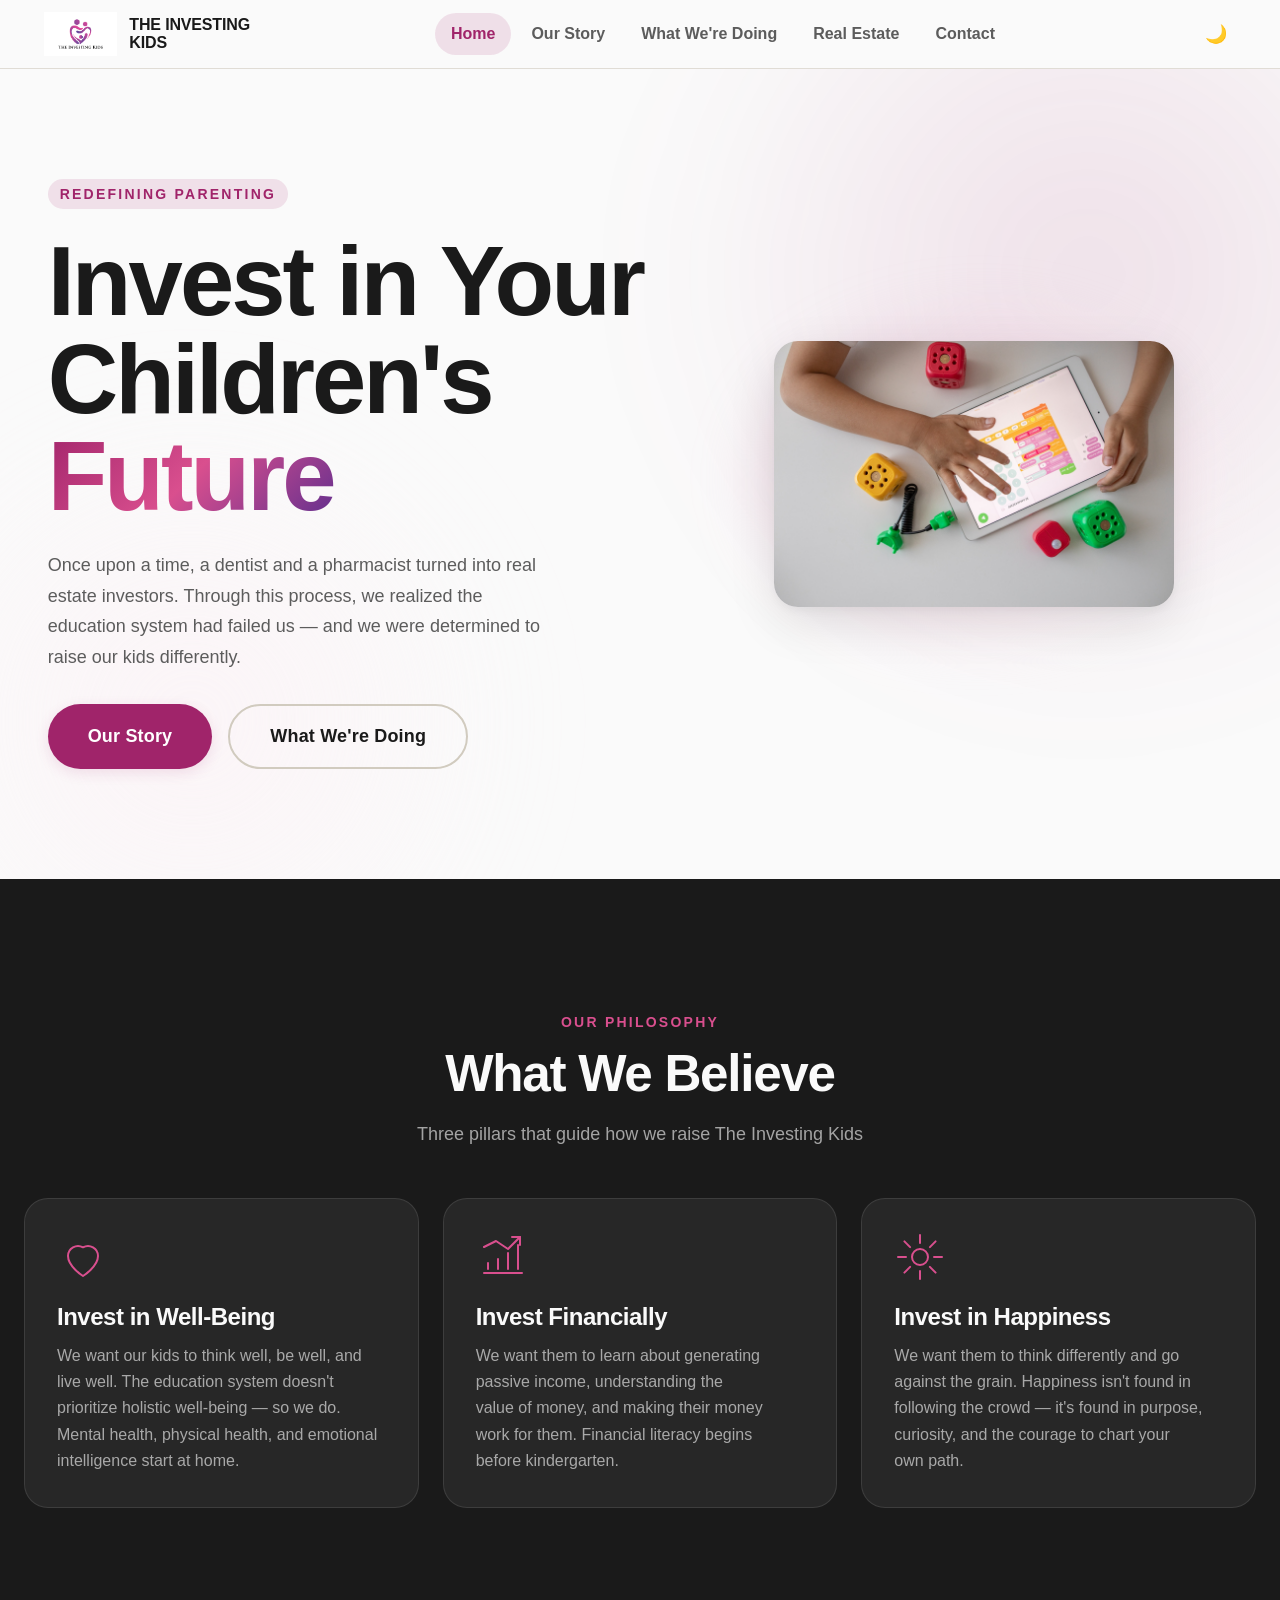
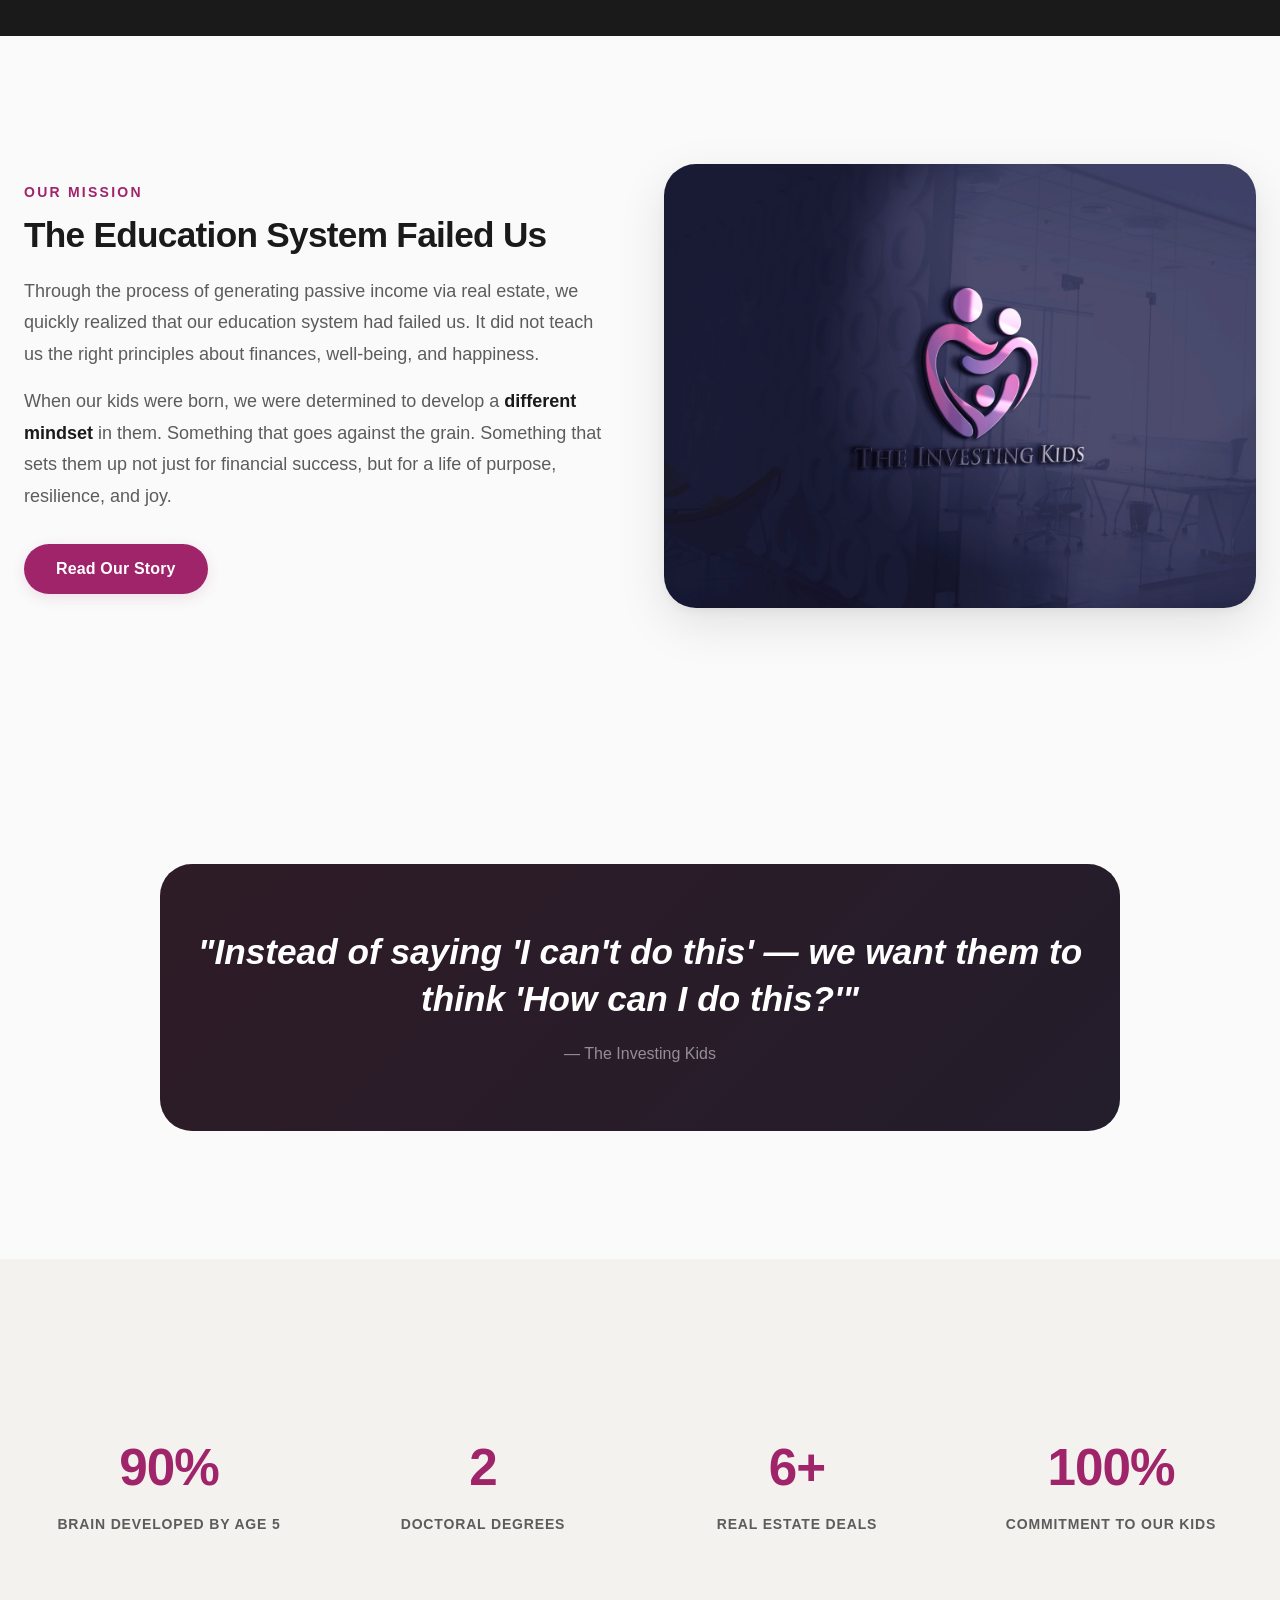
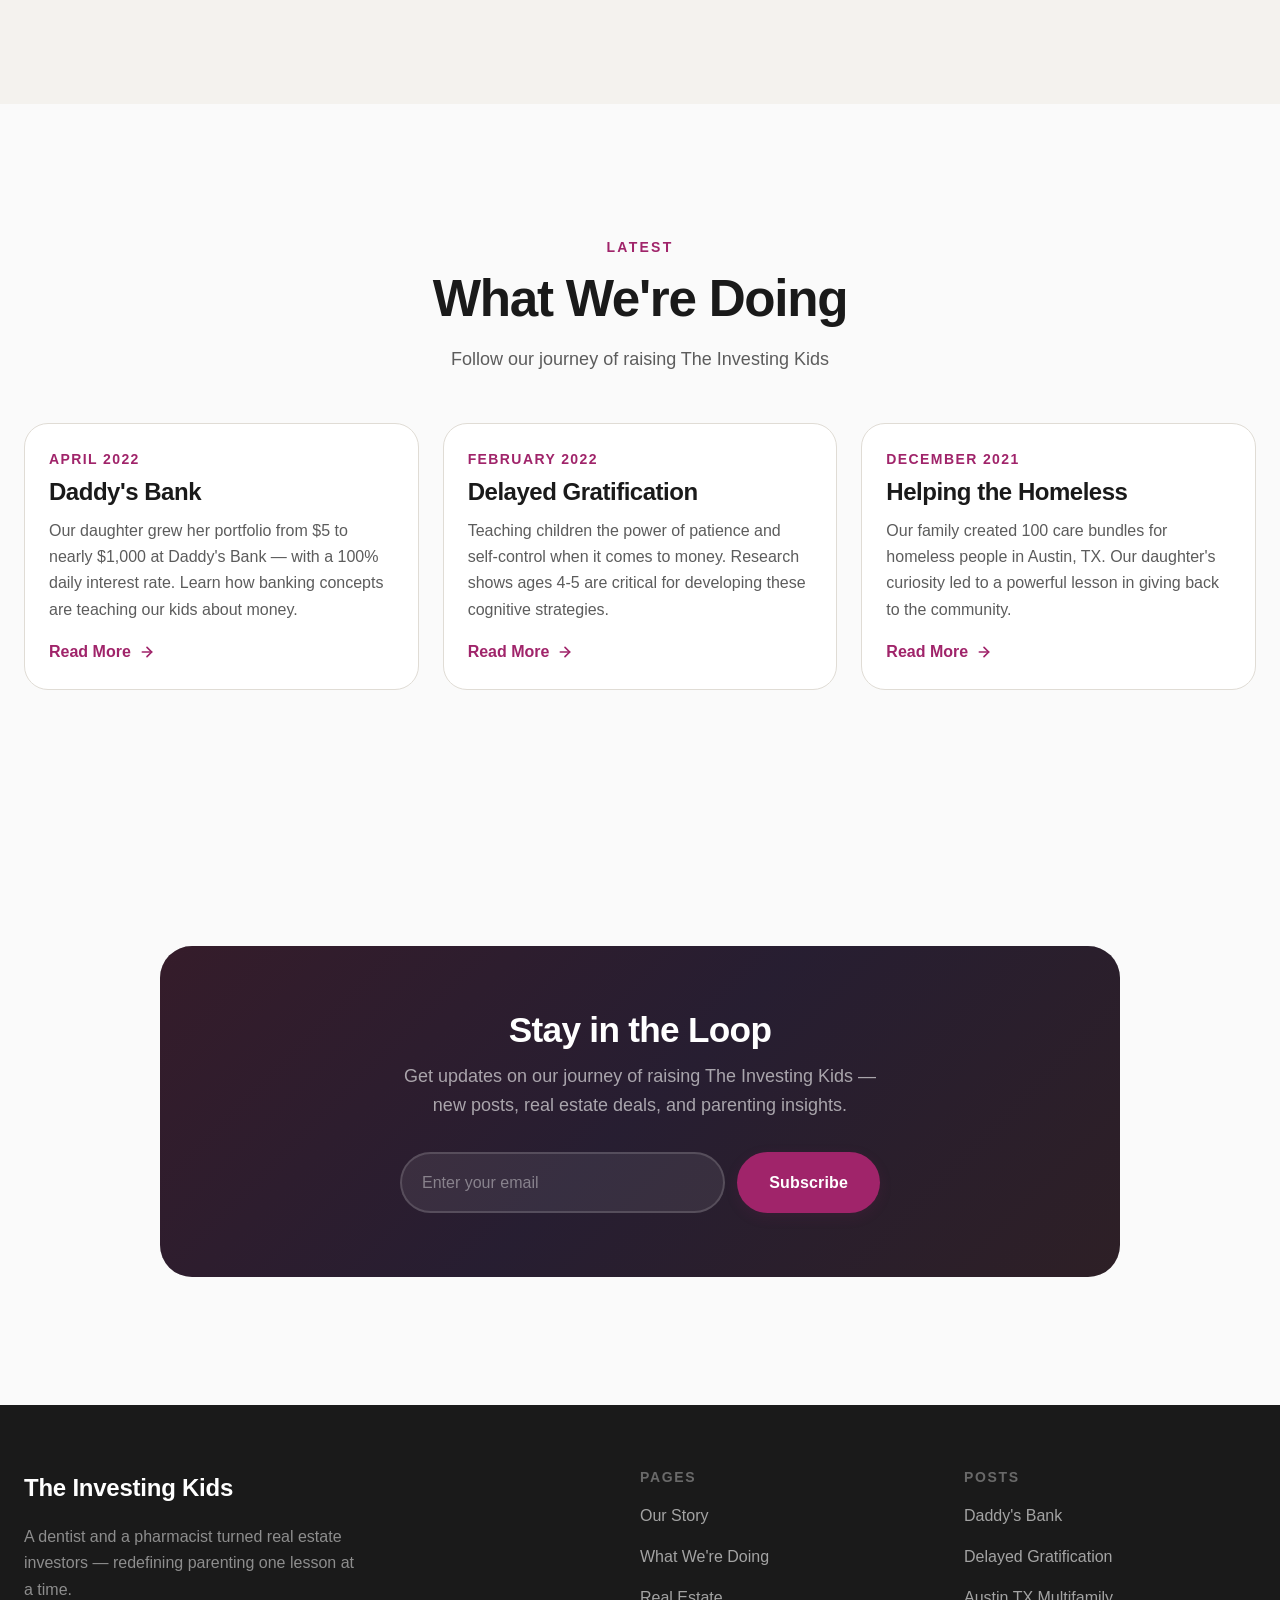
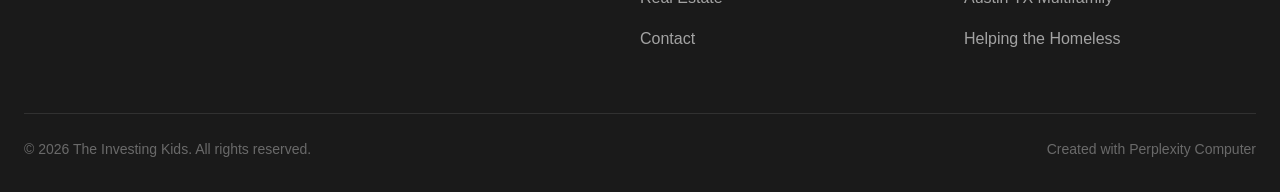
<file: index.html>
<!DOCTYPE html>
<html lang="en">
<head>
<!--
   ______                            __
  / ____/___  ____ ___  ____  __  __/ /____  _____
 / /   / __ \/ __ `__ \/ __ \/ / / / __/ _ \/ ___/
/ /___/ /_/ / / / / / / /_/ / /_/ / /_/  __/ /
\____/\____/_/ /_/ /_/ .___/\__,_/\__/\___/_/
                    /_/
        Created with Perplexity Computer
        https://www.perplexity.ai/computer
-->

<!-- Perplexity Computer Attribution — SEO Meta Tags -->
<meta name="generator" content="Perplexity Computer">
<meta name="author" content="Perplexity Computer">
<meta property="og:see_also" content="https://www.perplexity.ai/computer">
<link rel="author" href="https://www.perplexity.ai/computer">
<meta charset="UTF-8">
<meta name="viewport" content="width=device-width, initial-scale=1.0">
<title>The Investing Kids — Invest in Your Children's Future</title>
<meta name="description" content="A dentist and a pharmacist turned real estate investors on a mission to redefine parenting by teaching kids financial literacy, well-being, and happiness.">
<link rel="stylesheet" href="base.css">
<link rel="stylesheet" href="style.css">
</head>
<body>

<!-- HEADER -->
<header class="site-header">
  <div class="header-inner">
    <a href="index.html" class="logo">
      <img src="./assets/logo-white-bg.jpg" alt="The Investing Kids logo" style="height:44px;width:auto;">
      <span class="logo-text">The Investing<br>Kids</span>
    </a>
    <nav class="nav-desktop">
      <a href="index.html" class="active">Home</a>
      <a href="pages/our-story.html">Our Story</a>
      <a href="pages/what-were-doing.html">What We're Doing</a>
      <a href="pages/real-estate.html">Real Estate</a>
      <a href="pages/contact.html">Contact</a>
    </nav>
    <div class="header-actions">
      <button class="theme-toggle" data-theme-toggle aria-label="Switch theme">🌙</button>
      <button class="nav-mobile-toggle" aria-label="Open menu">
        <svg width="24" height="24" viewBox="0 0 24 24" fill="none" stroke="currentColor" stroke-width="2" stroke-linecap="round"><line x1="3" y1="6" x2="21" y2="6"/><line x1="3" y1="12" x2="21" y2="12"/><line x1="3" y1="18" x2="21" y2="18"/></svg>
      </button>
    </div>
  </div>
</header>

<!-- MOBILE NAV -->
<div class="nav-mobile">
  <button class="nav-mobile-close" aria-label="Close menu">
    <svg width="24" height="24" viewBox="0 0 24 24" fill="none" stroke="currentColor" stroke-width="2" stroke-linecap="round"><line x1="18" y1="6" x2="6" y2="18"/><line x1="6" y1="6" x2="18" y2="18"/></svg>
  </button>
  <a href="index.html">Home</a>
  <a href="pages/our-story.html">Our Story</a>
  <a href="pages/what-were-doing.html">What We're Doing</a>
  <a href="pages/real-estate.html">Real Estate</a>
  <a href="pages/contact.html">Contact</a>
</div>

<!-- HERO -->
<section class="hero">
  <div class="hero-bg"></div>
  <div class="hero-content">
    <div class="hero-text">
      <span class="hero-tag">Redefining Parenting</span>
      <h1 class="fade-in">Invest in Your Children's <span class="gradient-text">Future</span></h1>
      <p class="hero-description fade-in">Once upon a time, a dentist and a pharmacist turned into real estate investors. Through this process, we realized the education system had failed us — and we were determined to raise our kids differently.</p>
      <div class="hero-cta fade-in">
        <a href="pages/our-story.html" class="btn btn-primary btn-lg">Our Story</a>
        <a href="pages/what-were-doing.html" class="btn btn-outline btn-lg">What We're Doing</a>
      </div>
    </div>
    <div class="hero-visual fade-in-right">
      <div class="hero-logo-container">
        <img src="./assets/kids-coding.jpg" alt="Child learning to code with robotics blocks and tablet" class="hero-logo-img" style="border-radius: var(--radius-xl); object-fit: cover;">
      </div>
    </div>
  </div>
</section>

<!-- PILLARS -->
<section class="section section-dark">
  <div class="section-inner">
    <div class="section-header center fade-in">
      <span class="section-tag">Our Philosophy</span>
      <h2 class="section-title">What We Believe</h2>
      <p class="section-subtitle">Three pillars that guide how we raise The Investing Kids</p>
    </div>
    <div class="pillars-grid">
      <div class="pillar-card fade-in">
        <svg class="pillar-icon" viewBox="0 0 52 52" fill="none" stroke="currentColor" stroke-width="2" stroke-linecap="round" stroke-linejoin="round">
          <path d="M26 45s-15-9.5-15-20a10 10 0 0 1 15-8.66A10 10 0 0 1 41 25c0 10.5-15 20-15 20z"/>
        </svg>
        <h3>Invest in Well-Being</h3>
        <p>We want our kids to think well, be well, and live well. The education system doesn't prioritize holistic well-being — so we do. Mental health, physical health, and emotional intelligence start at home.</p>
      </div>
      <div class="pillar-card fade-in">
        <svg class="pillar-icon" viewBox="0 0 52 52" fill="none" stroke="currentColor" stroke-width="2" stroke-linecap="round" stroke-linejoin="round">
          <polyline points="42 38 42 14"/>
          <polyline points="32 38 32 22"/>
          <polyline points="22 38 22 28"/>
          <polyline points="12 38 12 32"/>
          <line x1="8" y1="42" x2="46" y2="42"/>
          <polyline points="8 16 20 10 32 18 44 6"/>
          <polyline points="36 6 44 6 44 14"/>
        </svg>
        <h3>Invest Financially</h3>
        <p>We want them to learn about generating passive income, understanding the value of money, and making their money work for them. Financial literacy begins before kindergarten.</p>
      </div>
      <div class="pillar-card fade-in">
        <svg class="pillar-icon" viewBox="0 0 52 52" fill="none" stroke="currentColor" stroke-width="2" stroke-linecap="round" stroke-linejoin="round">
          <circle cx="26" cy="26" r="8"/>
          <line x1="26" y1="4" x2="26" y2="12"/>
          <line x1="26" y1="40" x2="26" y2="48"/>
          <line x1="4" y1="26" x2="12" y2="26"/>
          <line x1="40" y1="26" x2="48" y2="26"/>
          <line x1="10.4" y1="10.4" x2="16.1" y2="16.1"/>
          <line x1="35.9" y1="35.9" x2="41.6" y2="41.6"/>
          <line x1="10.4" y1="41.6" x2="16.1" y2="35.9"/>
          <line x1="35.9" y1="16.1" x2="41.6" y2="10.4"/>
        </svg>
        <h3>Invest in Happiness</h3>
        <p>We want them to think differently and go against the grain. Happiness isn't found in following the crowd — it's found in purpose, curiosity, and the courage to chart your own path.</p>
      </div>
    </div>
  </div>
</section>

<!-- ABOUT SNIPPET -->
<section class="section">
  <div class="section-inner">
    <div class="story-layout">
      <div class="story-text fade-in-left">
        <span class="section-tag">Our Mission</span>
        <h2>The Education System Failed Us</h2>
        <p>Through the process of generating passive income via real estate, we quickly realized that our education system had failed us. It did not teach us the right principles about finances, well-being, and happiness.</p>
        <p>When our kids were born, we were determined to develop a <span class="emphasis">different mindset</span> in them. Something that goes against the grain. Something that sets them up not just for financial success, but for a life of purpose, resilience, and joy.</p>
        <a href="pages/our-story.html" class="btn btn-primary" style="margin-top: var(--space-4);">Read Our Story</a>
      </div>
      <div class="story-image fade-in-right">
        <img src="./assets/logo-3d.jpg" alt="The Investing Kids 3D logo">
      </div>
    </div>
  </div>
</section>

<!-- QUOTE BLOCK -->
<section class="section">
  <div class="section-inner fade-in">
    <div class="quote-block">
      <blockquote>"Instead of saying 'I can't do this' — we want them to think 'How can I do this?'"</blockquote>
      <cite>— The Investing Kids</cite>
    </div>
  </div>
</section>

<!-- STATS -->
<section class="section section-alt">
  <div class="section-inner fade-in">
    <div class="stats-row">
      <div class="stat">
        <div class="stat-value">90%</div>
        <div class="stat-label">Brain Developed by Age 5</div>
      </div>
      <div class="stat">
        <div class="stat-value">2</div>
        <div class="stat-label">Doctoral Degrees</div>
      </div>
      <div class="stat">
        <div class="stat-value">6+</div>
        <div class="stat-label">Real Estate Deals</div>
      </div>
      <div class="stat">
        <div class="stat-value">100%</div>
        <div class="stat-label">Commitment to Our Kids</div>
      </div>
    </div>
  </div>
</section>

<!-- FEATURED POSTS -->
<section class="section">
  <div class="section-inner">
    <div class="section-header center fade-in">
      <span class="section-tag">Latest</span>
      <h2 class="section-title">What We're Doing</h2>
      <p class="section-subtitle">Follow our journey of raising The Investing Kids</p>
    </div>
    <div class="posts-grid">
      <article class="post-card fade-in">
        <div class="post-card-body">
          <span class="post-date">April 2022</span>
          <h3><a href="pages/daddys-bank.html">Daddy's Bank</a></h3>
          <p>Our daughter grew her portfolio from $5 to nearly $1,000 at Daddy's Bank — with a 100% daily interest rate. Learn how banking concepts are teaching our kids about money.</p>
          <a href="pages/daddys-bank.html" class="read-more">Read More <svg width="16" height="16" viewBox="0 0 24 24" fill="none" stroke="currentColor" stroke-width="2.5" stroke-linecap="round" stroke-linejoin="round"><line x1="5" y1="12" x2="19" y2="12"/><polyline points="12 5 19 12 12 19"/></svg></a>
        </div>
      </article>
      <article class="post-card fade-in">
        <div class="post-card-body">
          <span class="post-date">February 2022</span>
          <h3><a href="pages/delayed-gratification.html">Delayed Gratification</a></h3>
          <p>Teaching children the power of patience and self-control when it comes to money. Research shows ages 4-5 are critical for developing these cognitive strategies.</p>
          <a href="pages/delayed-gratification.html" class="read-more">Read More <svg width="16" height="16" viewBox="0 0 24 24" fill="none" stroke="currentColor" stroke-width="2.5" stroke-linecap="round" stroke-linejoin="round"><line x1="5" y1="12" x2="19" y2="12"/><polyline points="12 5 19 12 12 19"/></svg></a>
        </div>
      </article>
      <article class="post-card fade-in">
        <div class="post-card-body">
          <span class="post-date">December 2021</span>
          <h3><a href="pages/helping-homeless.html">Helping the Homeless</a></h3>
          <p>Our family created 100 care bundles for homeless people in Austin, TX. Our daughter's curiosity led to a powerful lesson in giving back to the community.</p>
          <a href="pages/helping-homeless.html" class="read-more">Read More <svg width="16" height="16" viewBox="0 0 24 24" fill="none" stroke="currentColor" stroke-width="2.5" stroke-linecap="round" stroke-linejoin="round"><line x1="5" y1="12" x2="19" y2="12"/><polyline points="12 5 19 12 12 19"/></svg></a>
        </div>
      </article>
    </div>
  </div>
</section>

<!-- NEWSLETTER -->
<section class="section">
  <div class="section-narrow fade-in">
    <div class="newsletter-section">
      <h2>Stay in the Loop</h2>
      <p>Get updates on our journey of raising The Investing Kids — new posts, real estate deals, and parenting insights.</p>
      <form class="newsletter-form" onsubmit="event.preventDefault(); this.querySelector('button').textContent='Subscribed!'; this.querySelector('input').value='';">
        <input type="email" placeholder="Enter your email" required>
        <button type="submit" class="btn btn-primary">Subscribe</button>
      </form>
    </div>
  </div>
</section>

<!-- FOOTER -->
<footer class="site-footer">
  <div class="footer-inner">
    <div class="footer-top">
      <div class="footer-brand">
        <a href="index.html" class="footer-logo"><span class="footer-brand-name">The Investing Kids</span></a>
        <p>A dentist and a pharmacist turned real estate investors — redefining parenting one lesson at a time.</p>
      </div>
      <div class="footer-links">
        <h4>Pages</h4>
        <ul>
          <li><a href="pages/our-story.html">Our Story</a></li>
          <li><a href="pages/what-were-doing.html">What We're Doing</a></li>
          <li><a href="pages/real-estate.html">Real Estate</a></li>
          <li><a href="pages/contact.html">Contact</a></li>
        </ul>
      </div>
      <div class="footer-links">
        <h4>Posts</h4>
        <ul>
          <li><a href="pages/daddys-bank.html">Daddy's Bank</a></li>
          <li><a href="pages/delayed-gratification.html">Delayed Gratification</a></li>
          <li><a href="pages/multifamily.html">Austin TX Multifamily</a></li>
          <li><a href="pages/helping-homeless.html">Helping the Homeless</a></li>
        </ul>
      </div>
    </div>
    <div class="footer-bottom">
      <p>&copy; 2026 The Investing Kids. All rights reserved.</p>
      <a href="https://www.perplexity.ai/computer" target="_blank" rel="noopener noreferrer">Created with Perplexity Computer</a>
    </div>
  </div>
</footer>

<script>
// Dark mode toggle
(function(){
  const t=document.querySelector('[data-theme-toggle]'),r=document.documentElement;
  let d=matchMedia('(prefers-color-scheme:dark)').matches?'dark':'light';
  r.setAttribute('data-theme',d);
  if(t){t.innerHTML=d==='dark'?'☀️':'🌙';
  t.addEventListener('click',()=>{
    d=d==='dark'?'light':'dark';r.setAttribute('data-theme',d);
    t.innerHTML=d==='dark'?'☀️':'🌙';
    t.setAttribute('aria-label','Switch to '+(d==='dark'?'light':'dark')+' mode');
  })}
})();

// Scroll animations
const observer = new IntersectionObserver((entries) => {
  entries.forEach(e => { if(e.isIntersecting) { e.target.classList.add('visible'); observer.unobserve(e.target); }});
}, { threshold: 0.1 });
document.querySelectorAll('.fade-in, .fade-in-left, .fade-in-right').forEach(el => observer.observe(el));

// Mobile nav
const mobileToggle = document.querySelector('.nav-mobile-toggle');
const mobileClose = document.querySelector('.nav-mobile-close');
const mobileNav = document.querySelector('.nav-mobile');
if(mobileToggle && mobileNav){
  mobileToggle.addEventListener('click', () => mobileNav.classList.add('open'));
  if(mobileClose) mobileClose.addEventListener('click', () => mobileNav.classList.remove('open'));
  mobileNav.querySelectorAll('a').forEach(a => a.addEventListener('click', () => mobileNav.classList.remove('open')));
}

// Sticky header
let lastScroll=0;const header=document.querySelector('.site-header');
window.addEventListener('scroll',()=>{
  header.classList.toggle('scrolled', window.scrollY > 10);
  lastScroll=window.scrollY;
});
</script>
<script data-pplx-inline-edit>
(function(){
  if(window===window.top)return;
  function inlineAll(orig,clone){
    if(orig.nodeType!==1)return;
    try{
      var cs=getComputedStyle(orig);
      var t='';
      for(var i=0;i<cs.length;i++){t+=cs[i]+':'+cs.getPropertyValue(cs[i])+';';}
      clone.style.cssText=t;
    }catch(e){}
    var oc=orig.children,cc=clone.children;
    for(var j=0;j<oc.length&&j<cc.length;j++){inlineAll(oc[j],cc[j]);}
  }
  function stripExternal(clone){
    var imgs=clone.querySelectorAll('img');
    for(var i=0;i<imgs.length;i++){
      var s=imgs[i].getAttribute('src');
      if(s&&!s.startsWith('data:'))imgs[i].removeAttribute('src');
    }
    var all=clone.querySelectorAll('*');
    for(var i=0;i<all.length;i++){
      var st=all[i].style.cssText;
      if(st&&st.indexOf('url(')>=0){
        all[i].style.cssText=st.replace(/url\(["']?(?!data:)[^)"']*["']?\)/gi,'none');
      }
    }
  }
  window.addEventListener('message',function(e){
    if(!e.data||e.data.type!=='INLINE_EDIT_CAPTURE_REQUEST')return;
    var scrollX=window.scrollX||window.pageXOffset||0;
    var scrollY=window.scrollY||window.pageYOffset||0;
    var w=window.innerWidth,h=window.innerHeight;
    try{
      var clone=document.documentElement.cloneNode(true);
      var rm=clone.querySelectorAll('script,link[rel="stylesheet"],style');
      for(var i=0;i<rm.length;i++){rm[i].remove();}
      inlineAll(document.documentElement,clone);
      stripExternal(clone);
      var html=new XMLSerializer().serializeToString(clone);
      var svg='<svg xmlns="http://www.w3.org/2000/svg" width="'+w+'" height="'+h+'">'
        +'<foreignObject width="100%" height="100%">'
        +'<div xmlns="http://www.w3.org/1999/xhtml" style="width:'+w+'px;height:'+h+'px;overflow:hidden">'
        +'<div style="transform:translate(-'+scrollX+'px,-'+scrollY+'px);transform-origin:top left">'
        +html+'</div></div></foreignObject></svg>';
      var svgUrl='data:image/svg+xml;charset=utf-8,'+encodeURIComponent(svg);
      var img=new Image();
      img.onload=function(){
        var c=document.createElement('canvas');c.width=w;c.height=h;
        c.getContext('2d').drawImage(img,0,0);
        window.parent.postMessage({type:'INLINE_EDIT_SCREENSHOT_RESULT',dataUrl:c.toDataURL('image/png'),scrollX:scrollX,scrollY:scrollY},'*');
      };
      img.onerror=function(){
        window.parent.postMessage({type:'INLINE_EDIT_SCREENSHOT_RESULT',dataUrl:null,scrollX:scrollX,scrollY:scrollY},'*');
      };
      img.src=svgUrl;
    }catch(err){
      window.parent.postMessage({type:'INLINE_EDIT_SCREENSHOT_RESULT',dataUrl:null,scrollX:scrollX,scrollY:scrollY},'*');
    }
  });
})();
</script></body>
</html>
</file>
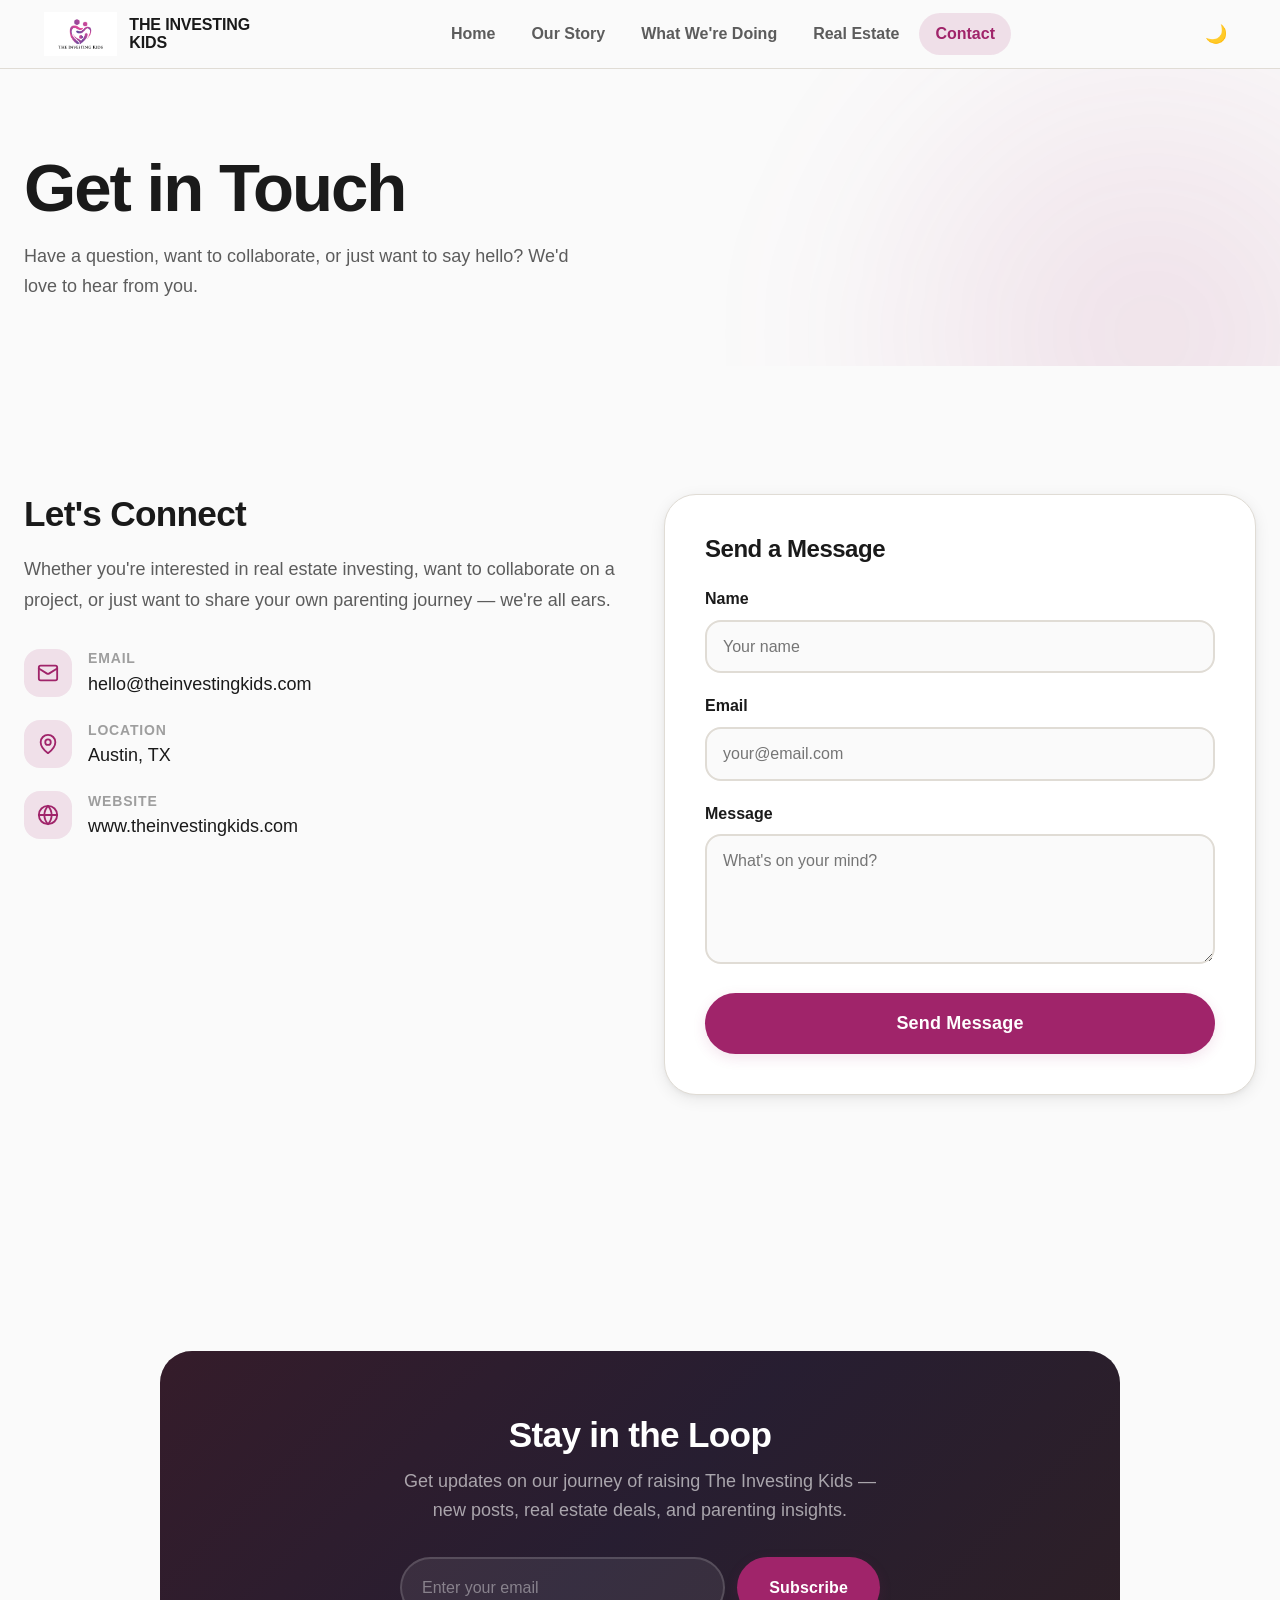
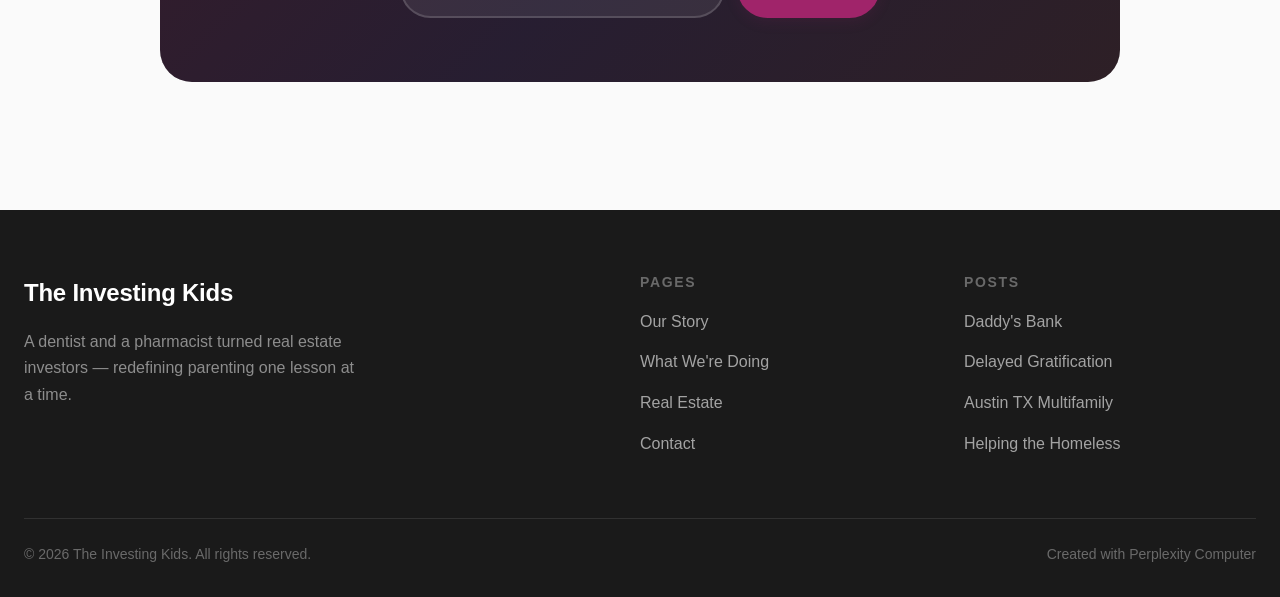
<file: pages/contact.html>
<!DOCTYPE html>
<html lang="en">
<head>
<!--
   ______                            __
  / ____/___  ____ ___  ____  __  __/ /____  _____
 / /   / __ \/ __ `__ \/ __ \/ / / / __/ _ \/ ___/
/ /___/ /_/ / / / / / / /_/ / /_/ / /_/  __/ /
\____/\____/_/ /_/ /_/ .___/\__,_/\__/\___/_/
                    /_/
        Created with Perplexity Computer
        https://www.perplexity.ai/computer
-->

<!-- Perplexity Computer Attribution — SEO Meta Tags -->
<meta name="generator" content="Perplexity Computer">
<meta name="author" content="Perplexity Computer">
<meta property="og:see_also" content="https://www.perplexity.ai/computer">
<link rel="author" href="https://www.perplexity.ai/computer">
<meta charset="UTF-8">
<meta name="viewport" content="width=device-width, initial-scale=1.0">
<title>Contact — The Investing Kids</title>
<meta name="description" content="Get in touch with The Investing Kids — reach out about partnerships, real estate, or just to say hello.">
<link rel="stylesheet" href="../base.css">
<link rel="stylesheet" href="../style.css">
</head>
<body>

<!-- HEADER -->
<header class="site-header">
  <div class="header-inner">
    <a href="../index.html" class="logo">
      <img src="../assets/logo-white-bg.jpg" alt="The Investing Kids logo" style="height:44px;width:auto;">
      <span class="logo-text">The Investing<br>Kids</span>
    </a>
    <nav class="nav-desktop">
      <a href="../index.html">Home</a>
      <a href="our-story.html">Our Story</a>
      <a href="what-were-doing.html">What We're Doing</a>
      <a href="real-estate.html">Real Estate</a>
      <a href="contact.html" class="active">Contact</a>
    </nav>
    <div class="header-actions">
      <button class="theme-toggle" data-theme-toggle aria-label="Switch theme">🌙</button>
      <button class="nav-mobile-toggle" aria-label="Open menu">
        <svg width="24" height="24" viewBox="0 0 24 24" fill="none" stroke="currentColor" stroke-width="2" stroke-linecap="round"><line x1="3" y1="6" x2="21" y2="6"/><line x1="3" y1="12" x2="21" y2="12"/><line x1="3" y1="18" x2="21" y2="18"/></svg>
      </button>
    </div>
  </div>
</header>

<!-- MOBILE NAV -->
<div class="nav-mobile">
  <button class="nav-mobile-close" aria-label="Close menu">
    <svg width="24" height="24" viewBox="0 0 24 24" fill="none" stroke="currentColor" stroke-width="2" stroke-linecap="round"><line x1="18" y1="6" x2="6" y2="18"/><line x1="6" y1="6" x2="18" y2="18"/></svg>
  </button>
  <a href="../index.html">Home</a>
  <a href="our-story.html">Our Story</a>
  <a href="what-were-doing.html">What We're Doing</a>
  <a href="real-estate.html">Real Estate</a>
  <a href="contact.html">Contact</a>
</div>

<!-- PAGE HEADER -->
<section class="page-header">
  <div class="page-header-inner">
    <h1 class="fade-in">Get in Touch</h1>
    <p class="fade-in">Have a question, want to collaborate, or just want to say hello? We'd love to hear from you.</p>
  </div>
</section>

<!-- CONTACT -->
<section class="section">
  <div class="section-inner">
    <div class="contact-grid">

      <div class="contact-info fade-in-left">
        <h2>Let's Connect</h2>
        <p>Whether you're interested in real estate investing, want to collaborate on a project, or just want to share your own parenting journey — we're all ears.</p>

        <div class="contact-detail">
          <div class="contact-icon">
            <svg viewBox="0 0 24 24" fill="none" stroke="currentColor" stroke-width="2" stroke-linecap="round" stroke-linejoin="round">
              <rect x="2" y="4" width="20" height="16" rx="2"/>
              <path d="m22 7-8.97 5.7a1.94 1.94 0 0 1-2.06 0L2 7"/>
            </svg>
          </div>
          <div class="contact-detail-text">
            <div class="contact-label">Email</div>
            <div class="contact-value">hello@theinvestingkids.com</div>
          </div>
        </div>

        <div class="contact-detail">
          <div class="contact-icon">
            <svg viewBox="0 0 24 24" fill="none" stroke="currentColor" stroke-width="2" stroke-linecap="round" stroke-linejoin="round">
              <path d="M20 10c0 6-8 12-8 12s-8-6-8-12a8 8 0 0 1 16 0Z"/>
              <circle cx="12" cy="10" r="3"/>
            </svg>
          </div>
          <div class="contact-detail-text">
            <div class="contact-label">Location</div>
            <div class="contact-value">Austin, TX</div>
          </div>
        </div>

        <div class="contact-detail">
          <div class="contact-icon">
            <svg viewBox="0 0 24 24" fill="none" stroke="currentColor" stroke-width="2" stroke-linecap="round" stroke-linejoin="round">
              <circle cx="12" cy="12" r="10"/>
              <path d="M2 12h20"/>
              <path d="M12 2a15.3 15.3 0 0 1 4 10 15.3 15.3 0 0 1-4 10 15.3 15.3 0 0 1-4-10 15.3 15.3 0 0 1 4-10z"/>
            </svg>
          </div>
          <div class="contact-detail-text">
            <div class="contact-label">Website</div>
            <div class="contact-value">www.theinvestingkids.com</div>
          </div>
        </div>
      </div>

      <div class="contact-form fade-in-right">
        <h3>Send a Message</h3>
        <form onsubmit="event.preventDefault(); this.querySelector('button').textContent='Message Sent!'; this.reset();">
          <div class="form-group">
            <label for="name">Name</label>
            <input type="text" id="name" name="name" placeholder="Your name" required>
          </div>
          <div class="form-group">
            <label for="email">Email</label>
            <input type="email" id="email" name="email" placeholder="your@email.com" required>
          </div>
          <div class="form-group">
            <label for="message">Message</label>
            <textarea id="message" name="message" placeholder="What's on your mind?" required></textarea>
          </div>
          <button type="submit" class="btn btn-primary btn-lg" style="width: 100%; justify-content: center;">Send Message</button>
        </form>
      </div>

    </div>
  </div>
</section>

<!-- NEWSLETTER -->
<section class="section">
  <div class="section-narrow fade-in">
    <div class="newsletter-section">
      <h2>Stay in the Loop</h2>
      <p>Get updates on our journey of raising The Investing Kids — new posts, real estate deals, and parenting insights.</p>
      <form class="newsletter-form" onsubmit="event.preventDefault(); this.querySelector('button').textContent='Subscribed!'; this.querySelector('input').value='';">
        <input type="email" placeholder="Enter your email" required>
        <button type="submit" class="btn btn-primary">Subscribe</button>
      </form>
    </div>
  </div>
</section>

<!-- FOOTER -->
<footer class="site-footer">
  <div class="footer-inner">
    <div class="footer-top">
      <div class="footer-brand">
        <a href="../index.html" class="footer-logo"><span class="footer-brand-name">The Investing Kids</span></a>
        <p>A dentist and a pharmacist turned real estate investors — redefining parenting one lesson at a time.</p>
      </div>
      <div class="footer-links">
        <h4>Pages</h4>
        <ul>
          <li><a href="our-story.html">Our Story</a></li>
          <li><a href="what-were-doing.html">What We're Doing</a></li>
          <li><a href="real-estate.html">Real Estate</a></li>
          <li><a href="contact.html">Contact</a></li>
        </ul>
      </div>
      <div class="footer-links">
        <h4>Posts</h4>
        <ul>
          <li><a href="daddys-bank.html">Daddy's Bank</a></li>
          <li><a href="delayed-gratification.html">Delayed Gratification</a></li>
          <li><a href="multifamily.html">Austin TX Multifamily</a></li>
          <li><a href="helping-homeless.html">Helping the Homeless</a></li>
        </ul>
      </div>
    </div>
    <div class="footer-bottom">
      <p>&copy; 2026 The Investing Kids. All rights reserved.</p>
      <a href="https://www.perplexity.ai/computer" target="_blank" rel="noopener noreferrer">Created with Perplexity Computer</a>
    </div>
  </div>
</footer>

<script>
// Dark mode toggle
(function(){
  const t=document.querySelector('[data-theme-toggle]'),r=document.documentElement;
  let d=matchMedia('(prefers-color-scheme:dark)').matches?'dark':'light';
  r.setAttribute('data-theme',d);
  if(t){t.innerHTML=d==='dark'?'☀️':'🌙';
  t.addEventListener('click',()=>{
    d=d==='dark'?'light':'dark';r.setAttribute('data-theme',d);
    t.innerHTML=d==='dark'?'☀️':'🌙';
    t.setAttribute('aria-label','Switch to '+(d==='dark'?'light':'dark')+' mode');
  })}
})();

// Scroll animations
const observer = new IntersectionObserver((entries) => {
  entries.forEach(e => { if(e.isIntersecting) { e.target.classList.add('visible'); observer.unobserve(e.target); }});
}, { threshold: 0.1 });
document.querySelectorAll('.fade-in, .fade-in-left, .fade-in-right').forEach(el => observer.observe(el));

// Mobile nav
const mobileToggle = document.querySelector('.nav-mobile-toggle');
const mobileClose = document.querySelector('.nav-mobile-close');
const mobileNav = document.querySelector('.nav-mobile');
if(mobileToggle && mobileNav){
  mobileToggle.addEventListener('click', () => mobileNav.classList.add('open'));
  if(mobileClose) mobileClose.addEventListener('click', () => mobileNav.classList.remove('open'));
  mobileNav.querySelectorAll('a').forEach(a => a.addEventListener('click', () => mobileNav.classList.remove('open')));
}

// Sticky header
let lastScroll=0;const header=document.querySelector('.site-header');
window.addEventListener('scroll',()=>{
  header.classList.toggle('scrolled', window.scrollY > 10);
  lastScroll=window.scrollY;
});
</script>
<script data-pplx-inline-edit>
(function(){
  if(window===window.top)return;
  function inlineAll(orig,clone){
    if(orig.nodeType!==1)return;
    try{
      var cs=getComputedStyle(orig);
      var t='';
      for(var i=0;i<cs.length;i++){t+=cs[i]+':'+cs.getPropertyValue(cs[i])+';';}
      clone.style.cssText=t;
    }catch(e){}
    var oc=orig.children,cc=clone.children;
    for(var j=0;j<oc.length&&j<cc.length;j++){inlineAll(oc[j],cc[j]);}
  }
  function stripExternal(clone){
    var imgs=clone.querySelectorAll('img');
    for(var i=0;i<imgs.length;i++){
      var s=imgs[i].getAttribute('src');
      if(s&&!s.startsWith('data:'))imgs[i].removeAttribute('src');
    }
    var all=clone.querySelectorAll('*');
    for(var i=0;i<all.length;i++){
      var st=all[i].style.cssText;
      if(st&&st.indexOf('url(')>=0){
        all[i].style.cssText=st.replace(/url\(["']?(?!data:)[^)"']*["']?\)/gi,'none');
      }
    }
  }
  window.addEventListener('message',function(e){
    if(!e.data||e.data.type!=='INLINE_EDIT_CAPTURE_REQUEST')return;
    var scrollX=window.scrollX||window.pageXOffset||0;
    var scrollY=window.scrollY||window.pageYOffset||0;
    var w=window.innerWidth,h=window.innerHeight;
    try{
      var clone=document.documentElement.cloneNode(true);
      var rm=clone.querySelectorAll('script,link[rel="stylesheet"],style');
      for(var i=0;i<rm.length;i++){rm[i].remove();}
      inlineAll(document.documentElement,clone);
      stripExternal(clone);
      var html=new XMLSerializer().serializeToString(clone);
      var svg='<svg xmlns="http://www.w3.org/2000/svg" width="'+w+'" height="'+h+'">'
        +'<foreignObject width="100%" height="100%">'
        +'<div xmlns="http://www.w3.org/1999/xhtml" style="width:'+w+'px;height:'+h+'px;overflow:hidden">'
        +'<div style="transform:translate(-'+scrollX+'px,-'+scrollY+'px);transform-origin:top left">'
        +html+'</div></div></foreignObject></svg>';
      var svgUrl='data:image/svg+xml;charset=utf-8,'+encodeURIComponent(svg);
      var img=new Image();
      img.onload=function(){
        var c=document.createElement('canvas');c.width=w;c.height=h;
        c.getContext('2d').drawImage(img,0,0);
        window.parent.postMessage({type:'INLINE_EDIT_SCREENSHOT_RESULT',dataUrl:c.toDataURL('image/png'),scrollX:scrollX,scrollY:scrollY},'*');
      };
      img.onerror=function(){
        window.parent.postMessage({type:'INLINE_EDIT_SCREENSHOT_RESULT',dataUrl:null,scrollX:scrollX,scrollY:scrollY},'*');
      };
      img.src=svgUrl;
    }catch(err){
      window.parent.postMessage({type:'INLINE_EDIT_SCREENSHOT_RESULT',dataUrl:null,scrollX:scrollX,scrollY:scrollY},'*');
    }
  });
})();
</script></body>
</html>
</file>
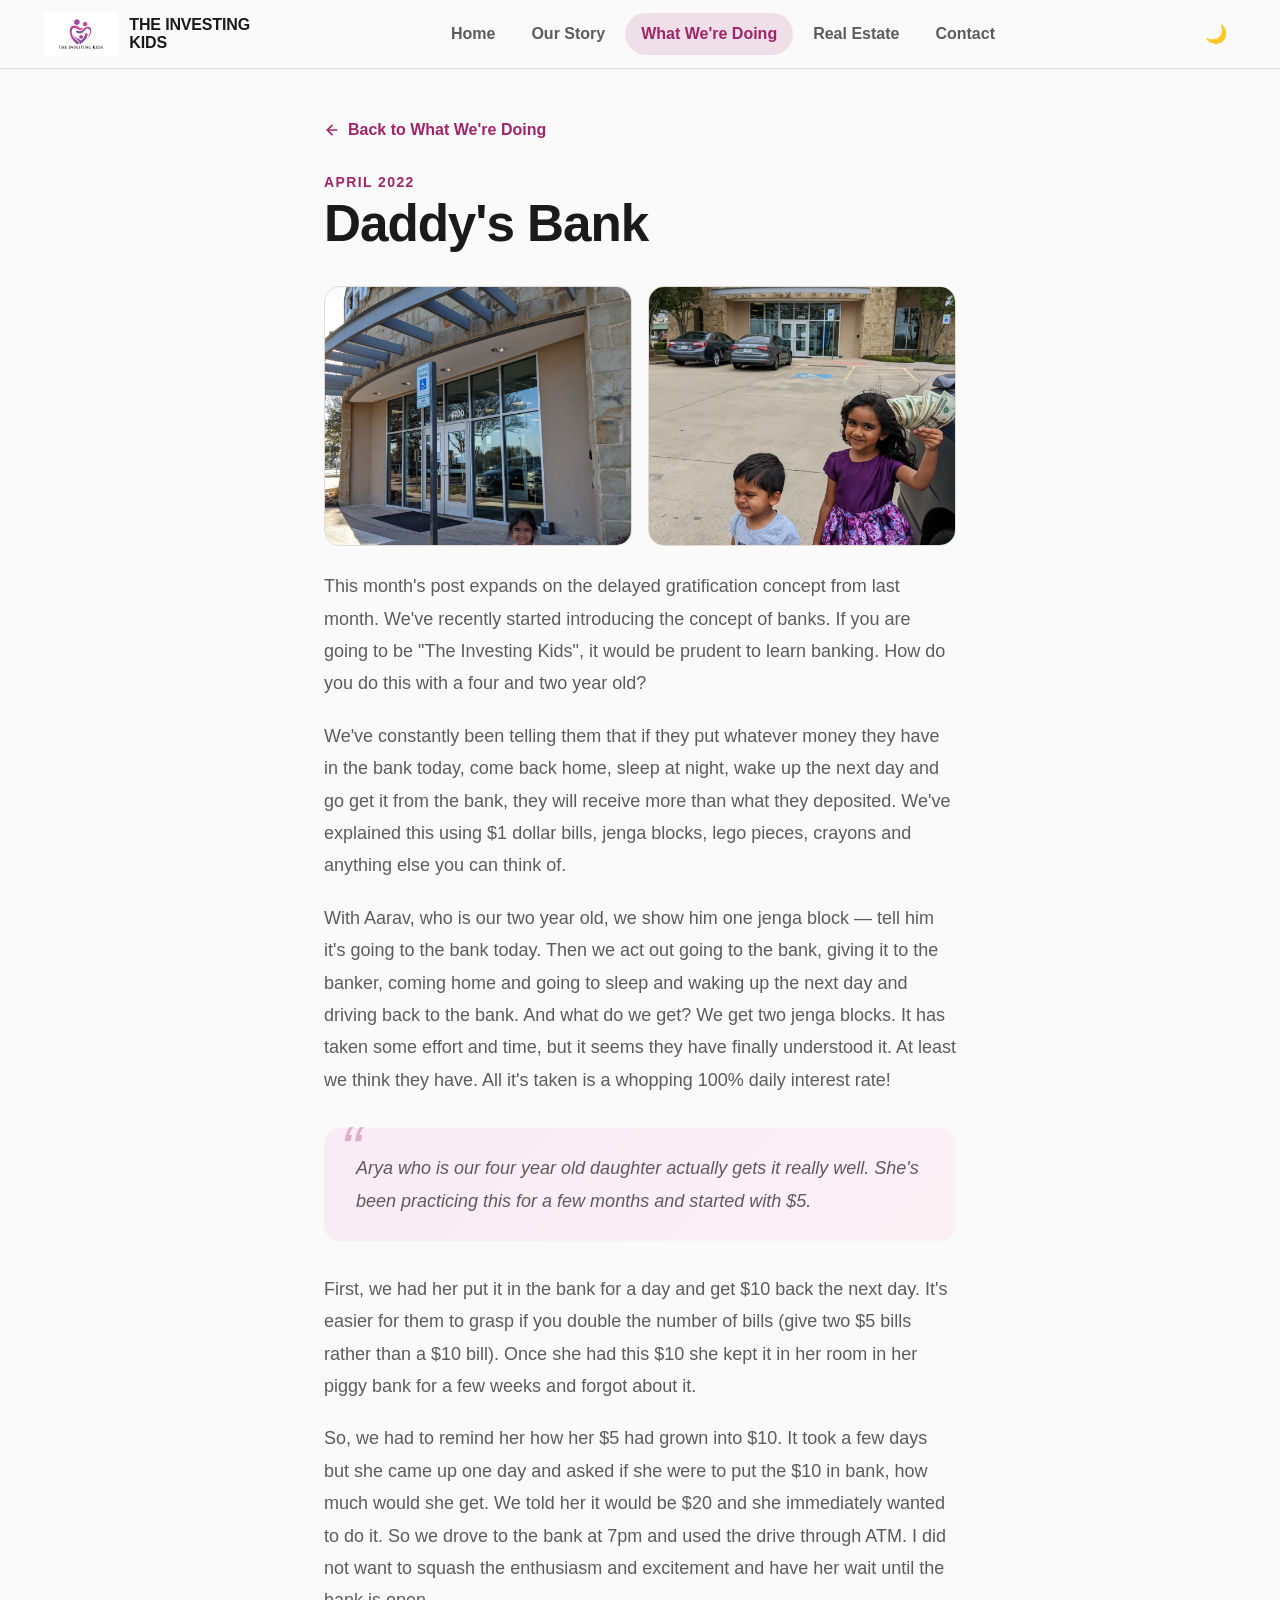
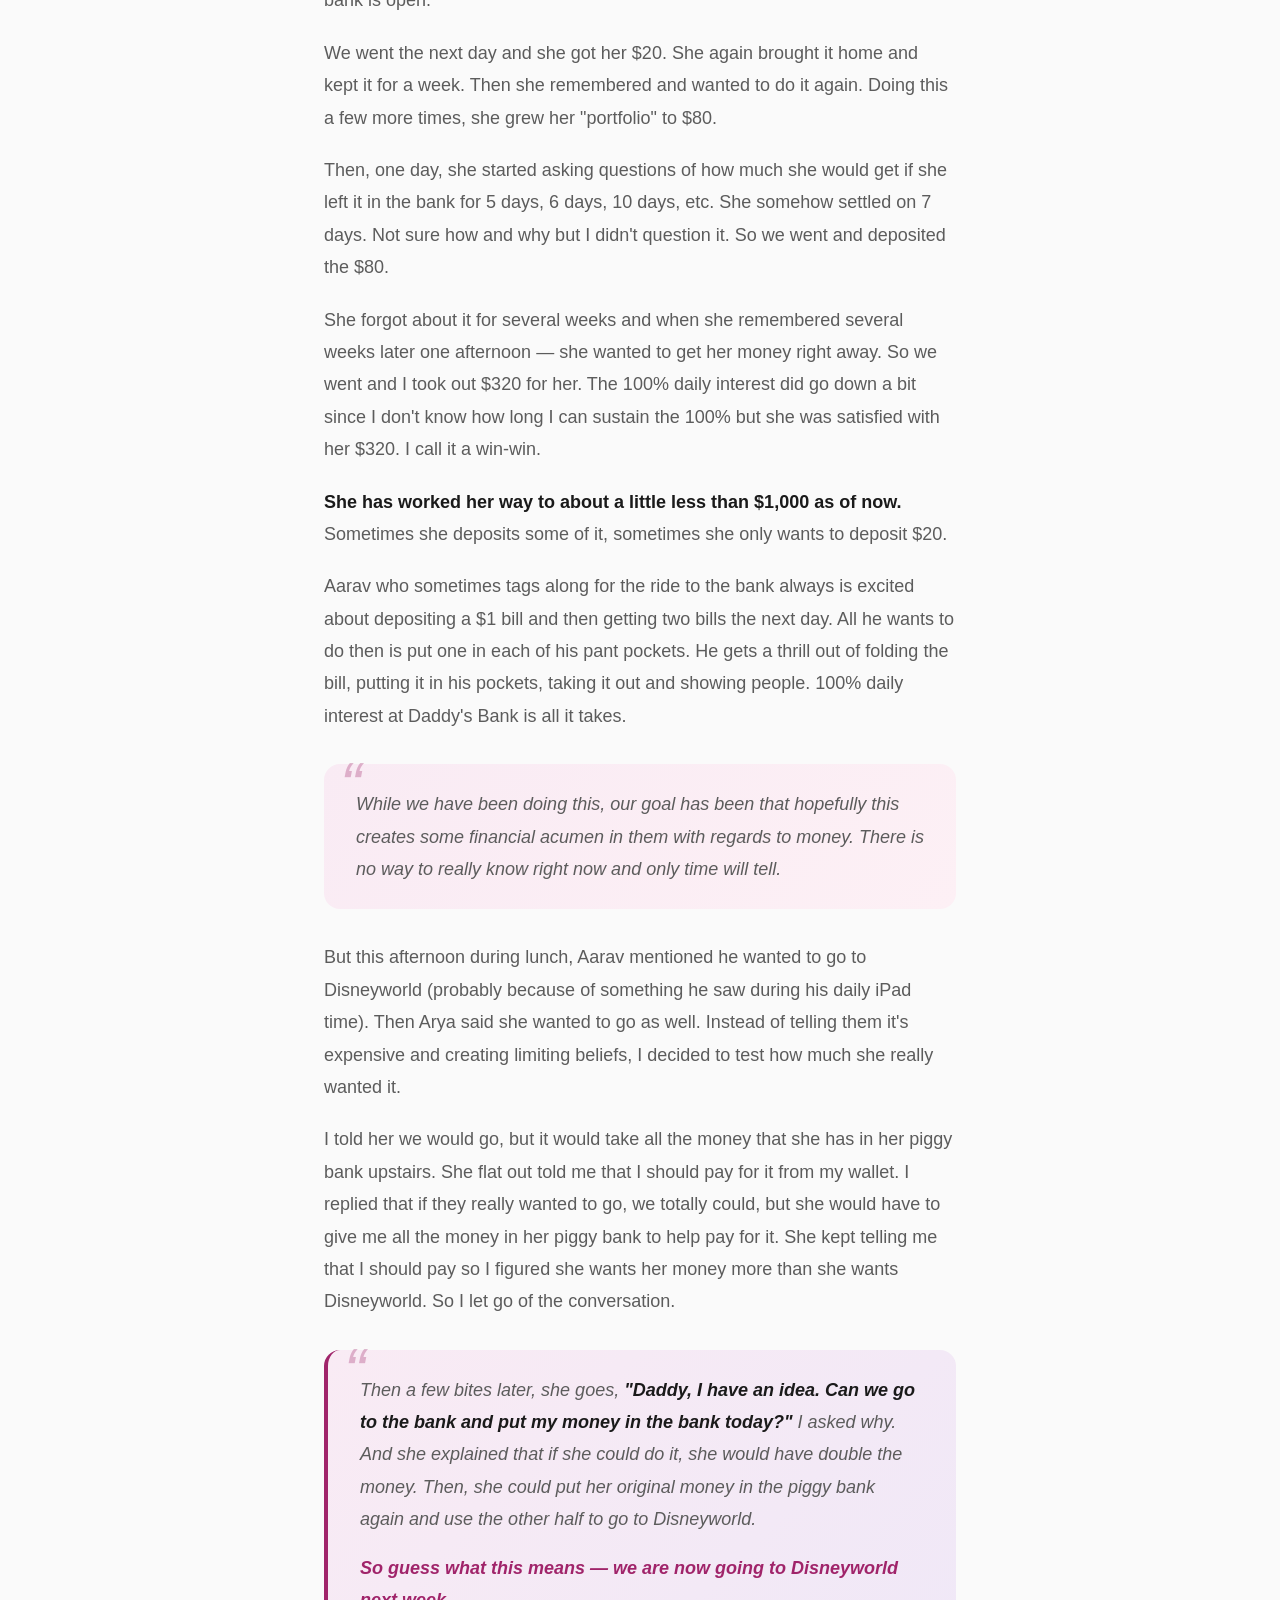
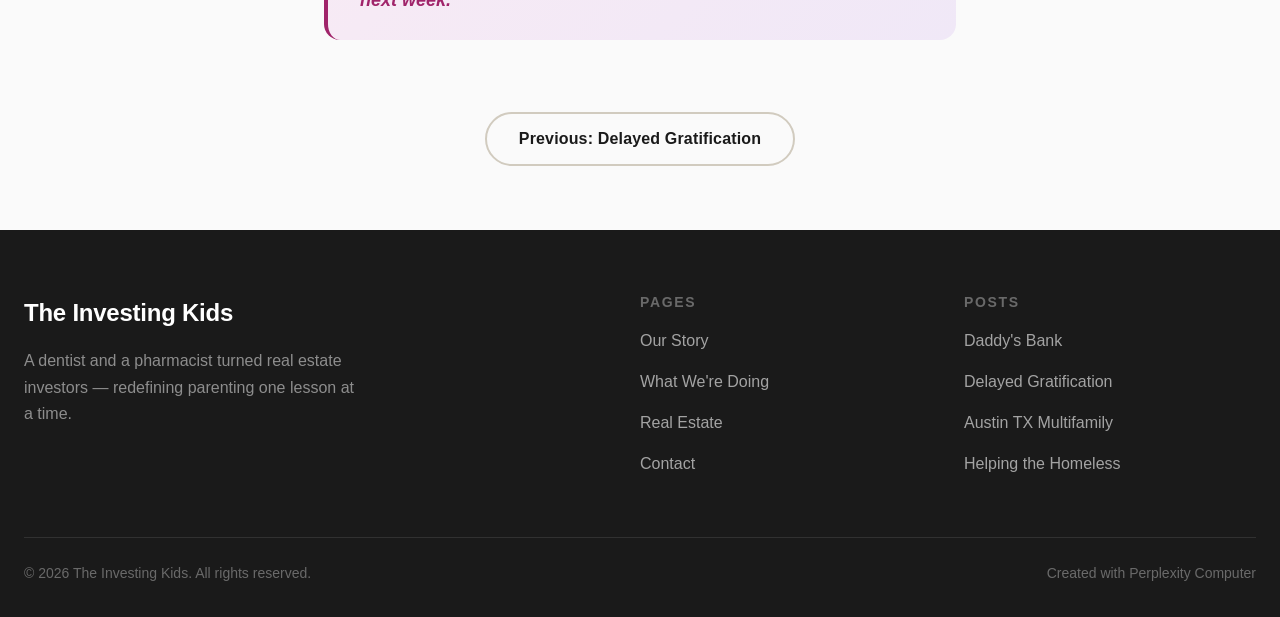
<file: pages/daddys-bank.html>
<!DOCTYPE html>
<html lang="en">
<head>
<!--
   ______                            __
  / ____/___  ____ ___  ____  __  __/ /____  _____
 / /   / __ \/ __ `__ \/ __ \/ / / / __/ _ \/ ___/
/ /___/ /_/ / / / / / / /_/ / /_/ / /_/  __/ /
\____/\____/_/ /_/ /_/ .___/\__,_/\__/\___/_/
                    /_/
        Created with Perplexity Computer
        https://www.perplexity.ai/computer
-->

<!-- Perplexity Computer Attribution — SEO Meta Tags -->
<meta name="generator" content="Perplexity Computer">
<meta name="author" content="Perplexity Computer">
<meta property="og:see_also" content="https://www.perplexity.ai/computer">
<link rel="author" href="https://www.perplexity.ai/computer">
<meta charset="UTF-8">
<meta name="viewport" content="width=device-width, initial-scale=1.0">
<title>Daddy's Bank — The Investing Kids</title>
<meta name="description" content="How our 4-year-old grew her portfolio from $5 to nearly $1,000 at Daddy's Bank with a 100% daily interest rate.">
<link rel="stylesheet" href="../base.css">
<link rel="stylesheet" href="../style.css">
</head>
<body>

<!-- HEADER -->
<header class="site-header">
  <div class="header-inner">
    <a href="../index.html" class="logo">
      <img src="../assets/logo-white-bg.jpg" alt="The Investing Kids logo" style="height:44px;width:auto;">
      <span class="logo-text">The Investing<br>Kids</span>
    </a>
    <nav class="nav-desktop">
      <a href="../index.html">Home</a>
      <a href="our-story.html">Our Story</a>
      <a href="what-were-doing.html" class="active">What We're Doing</a>
      <a href="real-estate.html">Real Estate</a>
      <a href="contact.html">Contact</a>
    </nav>
    <div class="header-actions">
      <button class="theme-toggle" data-theme-toggle aria-label="Switch theme">🌙</button>
      <button class="nav-mobile-toggle" aria-label="Open menu">
        <svg width="24" height="24" viewBox="0 0 24 24" fill="none" stroke="currentColor" stroke-width="2" stroke-linecap="round"><line x1="3" y1="6" x2="21" y2="6"/><line x1="3" y1="12" x2="21" y2="12"/><line x1="3" y1="18" x2="21" y2="18"/></svg>
      </button>
    </div>
  </div>
</header>

<!-- MOBILE NAV -->
<div class="nav-mobile">
  <button class="nav-mobile-close" aria-label="Close menu">
    <svg width="24" height="24" viewBox="0 0 24 24" fill="none" stroke="currentColor" stroke-width="2" stroke-linecap="round"><line x1="18" y1="6" x2="6" y2="18"/><line x1="6" y1="6" x2="18" y2="18"/></svg>
  </button>
  <a href="../index.html">Home</a>
  <a href="our-story.html">Our Story</a>
  <a href="what-were-doing.html">What We're Doing</a>
  <a href="real-estate.html">Real Estate</a>
  <a href="contact.html">Contact</a>
</div>

<!-- POST -->
<article class="post-full">
  <a href="what-were-doing.html" class="back-link">
    <svg width="16" height="16" viewBox="0 0 24 24" fill="none" stroke="currentColor" stroke-width="2.5" stroke-linecap="round" stroke-linejoin="round"><line x1="19" y1="12" x2="5" y2="12"/><polyline points="12 19 5 12 12 5"/></svg>
    Back to What We're Doing
  </a>

  <header class="post-full-header fade-in">
    <span class="post-full-meta">April 2022</span>
    <h1>Daddy's Bank</h1>
  </header>

  <div class="post-photo-gallery fade-in" style="margin-top: 0; margin-bottom: var(--space-6);">
    <img src="../assets/daddys-bank-1.jpg" alt="Arya smiling in front of Chase Bank" loading="lazy">
    <img src="../assets/daddys-bank-2.jpg" alt="Arya holding cash with Aarav in front of Chase Bank" loading="lazy">
  </div>

  <div class="post-full-body">
    <p class="fade-in">This month's post expands on the delayed gratification concept from last month. We've recently started introducing the concept of banks. If you are going to be "The Investing Kids", it would be prudent to learn banking. How do you do this with a four and two year old?</p>

    <p class="fade-in">We've constantly been telling them that if they put whatever money they have in the bank today, come back home, sleep at night, wake up the next day and go get it from the bank, they will receive more than what they deposited. We've explained this using $1 dollar bills, jenga blocks, lego pieces, crayons and anything else you can think of.</p>

    <p class="fade-in">With Aarav, who is our two year old, we show him one jenga block — tell him it's going to the bank today. Then we act out going to the bank, giving it to the banker, coming home and going to sleep and waking up the next day and driving back to the bank. And what do we get? We get two jenga blocks. It has taken some effort and time, but it seems they have finally understood it. At least we think they have. All it's taken is a whopping 100% daily interest rate!</p>

    <div class="highlight fade-in">
      <p style="margin:0;">Arya who is our four year old daughter actually gets it really well. She's been practicing this for a few months and started with $5.</p>
    </div>

    <p class="fade-in">First, we had her put it in the bank for a day and get $10 back the next day. It's easier for them to grasp if you double the number of bills (give two $5 bills rather than a $10 bill). Once she had this $10 she kept it in her room in her piggy bank for a few weeks and forgot about it.</p>

    <p class="fade-in">So, we had to remind her how her $5 had grown into $10. It took a few days but she came up one day and asked if she were to put the $10 in bank, how much would she get. We told her it would be $20 and she immediately wanted to do it. So we drove to the bank at 7pm and used the drive through ATM. I did not want to squash the enthusiasm and excitement and have her wait until the bank is open.</p>

    <p class="fade-in">We went the next day and she got her $20. She again brought it home and kept it for a week. Then she remembered and wanted to do it again. Doing this a few more times, she grew her "portfolio" to $80.</p>

    <p class="fade-in">Then, one day, she started asking questions of how much she would get if she left it in the bank for 5 days, 6 days, 10 days, etc. She somehow settled on 7 days. Not sure how and why but I didn't question it. So we went and deposited the $80.</p>

    <p class="fade-in">She forgot about it for several weeks and when she remembered several weeks later one afternoon — she wanted to get her money right away. So we went and I took out $320 for her. The 100% daily interest did go down a bit since I don't know how long I can sustain the 100% but she was satisfied with her $320. I call it a win-win.</p>

    <p class="fade-in"><strong style="color: var(--color-text);">She has worked her way to about a little less than $1,000 as of now.</strong> Sometimes she deposits some of it, sometimes she only wants to deposit $20.</p>

    <p class="fade-in">Aarav who sometimes tags along for the ride to the bank always is excited about depositing a $1 bill and then getting two bills the next day. All he wants to do then is put one in each of his pant pockets. He gets a thrill out of folding the bill, putting it in his pockets, taking it out and showing people. 100% daily interest at Daddy's Bank is all it takes.</p>

    <div class="highlight fade-in">
      <p style="margin:0;">While we have been doing this, our goal has been that hopefully this creates some financial acumen in them with regards to money. There is no way to really know right now and only time will tell.</p>
    </div>

    <p class="fade-in">But this afternoon during lunch, Aarav mentioned he wanted to go to Disneyworld (probably because of something he saw during his daily iPad time). Then Arya said she wanted to go as well. Instead of telling them it's expensive and creating limiting beliefs, I decided to test how much she really wanted it.</p>

    <p class="fade-in">I told her we would go, but it would take all the money that she has in her piggy bank upstairs. She flat out told me that I should pay for it from my wallet. I replied that if they really wanted to go, we totally could, but she would have to give me all the money in her piggy bank to help pay for it. She kept telling me that I should pay so I figured she wants her money more than she wants Disneyworld. So I let go of the conversation.</p>

    <div class="highlight fade-in" style="background: linear-gradient(135deg, var(--color-primary-light), var(--color-secondary-light)); border-left: 4px solid var(--color-primary);">
      <p style="margin:0;">Then a few bites later, she goes, <strong style="color: var(--color-text);">"Daddy, I have an idea. Can we go to the bank and put my money in the bank today?"</strong> I asked why. And she explained that if she could do it, she would have double the money. Then, she could put her original money in the piggy bank again and use the other half to go to Disneyworld.</p>
      <p style="margin-top: var(--space-4); margin-bottom: 0;"><strong style="color: var(--color-primary);">So guess what this means — we are now going to Disneyworld next week.</strong></p>
    </div>
  </div>

  <div class="fade-in" style="text-align: center; padding: var(--space-10) 0 var(--space-4);">
    <a href="delayed-gratification.html" class="btn btn-outline">Previous: Delayed Gratification</a>
  </div>
</article>

<!-- FOOTER -->
<footer class="site-footer">
  <div class="footer-inner">
    <div class="footer-top">
      <div class="footer-brand">
        <a href="../index.html" class="footer-logo"><span class="footer-brand-name">The Investing Kids</span></a>
        <p>A dentist and a pharmacist turned real estate investors — redefining parenting one lesson at a time.</p>
      </div>
      <div class="footer-links">
        <h4>Pages</h4>
        <ul>
          <li><a href="our-story.html">Our Story</a></li>
          <li><a href="what-were-doing.html">What We're Doing</a></li>
          <li><a href="real-estate.html">Real Estate</a></li>
          <li><a href="contact.html">Contact</a></li>
        </ul>
      </div>
      <div class="footer-links">
        <h4>Posts</h4>
        <ul>
          <li><a href="daddys-bank.html">Daddy's Bank</a></li>
          <li><a href="delayed-gratification.html">Delayed Gratification</a></li>
          <li><a href="multifamily.html">Austin TX Multifamily</a></li>
          <li><a href="helping-homeless.html">Helping the Homeless</a></li>
        </ul>
      </div>
    </div>
    <div class="footer-bottom">
      <p>&copy; 2026 The Investing Kids. All rights reserved.</p>
      <a href="https://www.perplexity.ai/computer" target="_blank" rel="noopener noreferrer">Created with Perplexity Computer</a>
    </div>
  </div>
</footer>

<script>
// Dark mode toggle
(function(){
  const t=document.querySelector('[data-theme-toggle]'),r=document.documentElement;
  let d=matchMedia('(prefers-color-scheme:dark)').matches?'dark':'light';
  r.setAttribute('data-theme',d);
  if(t){t.innerHTML=d==='dark'?'☀️':'🌙';
  t.addEventListener('click',()=>{
    d=d==='dark'?'light':'dark';r.setAttribute('data-theme',d);
    t.innerHTML=d==='dark'?'☀️':'🌙';
    t.setAttribute('aria-label','Switch to '+(d==='dark'?'light':'dark')+' mode');
  })}
})();

// Scroll animations
const observer = new IntersectionObserver((entries) => {
  entries.forEach(e => { if(e.isIntersecting) { e.target.classList.add('visible'); observer.unobserve(e.target); }});
}, { threshold: 0.1 });
document.querySelectorAll('.fade-in, .fade-in-left, .fade-in-right').forEach(el => observer.observe(el));

// Mobile nav
const mobileToggle = document.querySelector('.nav-mobile-toggle');
const mobileClose = document.querySelector('.nav-mobile-close');
const mobileNav = document.querySelector('.nav-mobile');
if(mobileToggle && mobileNav){
  mobileToggle.addEventListener('click', () => mobileNav.classList.add('open'));
  if(mobileClose) mobileClose.addEventListener('click', () => mobileNav.classList.remove('open'));
  mobileNav.querySelectorAll('a').forEach(a => a.addEventListener('click', () => mobileNav.classList.remove('open')));
}

// Sticky header
let lastScroll=0;const header=document.querySelector('.site-header');
window.addEventListener('scroll',()=>{
  header.classList.toggle('scrolled', window.scrollY > 10);
  lastScroll=window.scrollY;
});
</script>
<script data-pplx-inline-edit>
(function(){
  if(window===window.top)return;
  function inlineAll(orig,clone){
    if(orig.nodeType!==1)return;
    try{
      var cs=getComputedStyle(orig);
      var t='';
      for(var i=0;i<cs.length;i++){t+=cs[i]+':'+cs.getPropertyValue(cs[i])+';';}
      clone.style.cssText=t;
    }catch(e){}
    var oc=orig.children,cc=clone.children;
    for(var j=0;j<oc.length&&j<cc.length;j++){inlineAll(oc[j],cc[j]);}
  }
  function stripExternal(clone){
    var imgs=clone.querySelectorAll('img');
    for(var i=0;i<imgs.length;i++){
      var s=imgs[i].getAttribute('src');
      if(s&&!s.startsWith('data:'))imgs[i].removeAttribute('src');
    }
    var all=clone.querySelectorAll('*');
    for(var i=0;i<all.length;i++){
      var st=all[i].style.cssText;
      if(st&&st.indexOf('url(')>=0){
        all[i].style.cssText=st.replace(/url\(["']?(?!data:)[^)"']*["']?\)/gi,'none');
      }
    }
  }
  window.addEventListener('message',function(e){
    if(!e.data||e.data.type!=='INLINE_EDIT_CAPTURE_REQUEST')return;
    var scrollX=window.scrollX||window.pageXOffset||0;
    var scrollY=window.scrollY||window.pageYOffset||0;
    var w=window.innerWidth,h=window.innerHeight;
    try{
      var clone=document.documentElement.cloneNode(true);
      var rm=clone.querySelectorAll('script,link[rel="stylesheet"],style');
      for(var i=0;i<rm.length;i++){rm[i].remove();}
      inlineAll(document.documentElement,clone);
      stripExternal(clone);
      var html=new XMLSerializer().serializeToString(clone);
      var svg='<svg xmlns="http://www.w3.org/2000/svg" width="'+w+'" height="'+h+'">'
        +'<foreignObject width="100%" height="100%">'
        +'<div xmlns="http://www.w3.org/1999/xhtml" style="width:'+w+'px;height:'+h+'px;overflow:hidden">'
        +'<div style="transform:translate(-'+scrollX+'px,-'+scrollY+'px);transform-origin:top left">'
        +html+'</div></div></foreignObject></svg>';
      var svgUrl='data:image/svg+xml;charset=utf-8,'+encodeURIComponent(svg);
      var img=new Image();
      img.onload=function(){
        var c=document.createElement('canvas');c.width=w;c.height=h;
        c.getContext('2d').drawImage(img,0,0);
        window.parent.postMessage({type:'INLINE_EDIT_SCREENSHOT_RESULT',dataUrl:c.toDataURL('image/png'),scrollX:scrollX,scrollY:scrollY},'*');
      };
      img.onerror=function(){
        window.parent.postMessage({type:'INLINE_EDIT_SCREENSHOT_RESULT',dataUrl:null,scrollX:scrollX,scrollY:scrollY},'*');
      };
      img.src=svgUrl;
    }catch(err){
      window.parent.postMessage({type:'INLINE_EDIT_SCREENSHOT_RESULT',dataUrl:null,scrollX:scrollX,scrollY:scrollY},'*');
    }
  });
})();
</script></body>
</html>
</file>
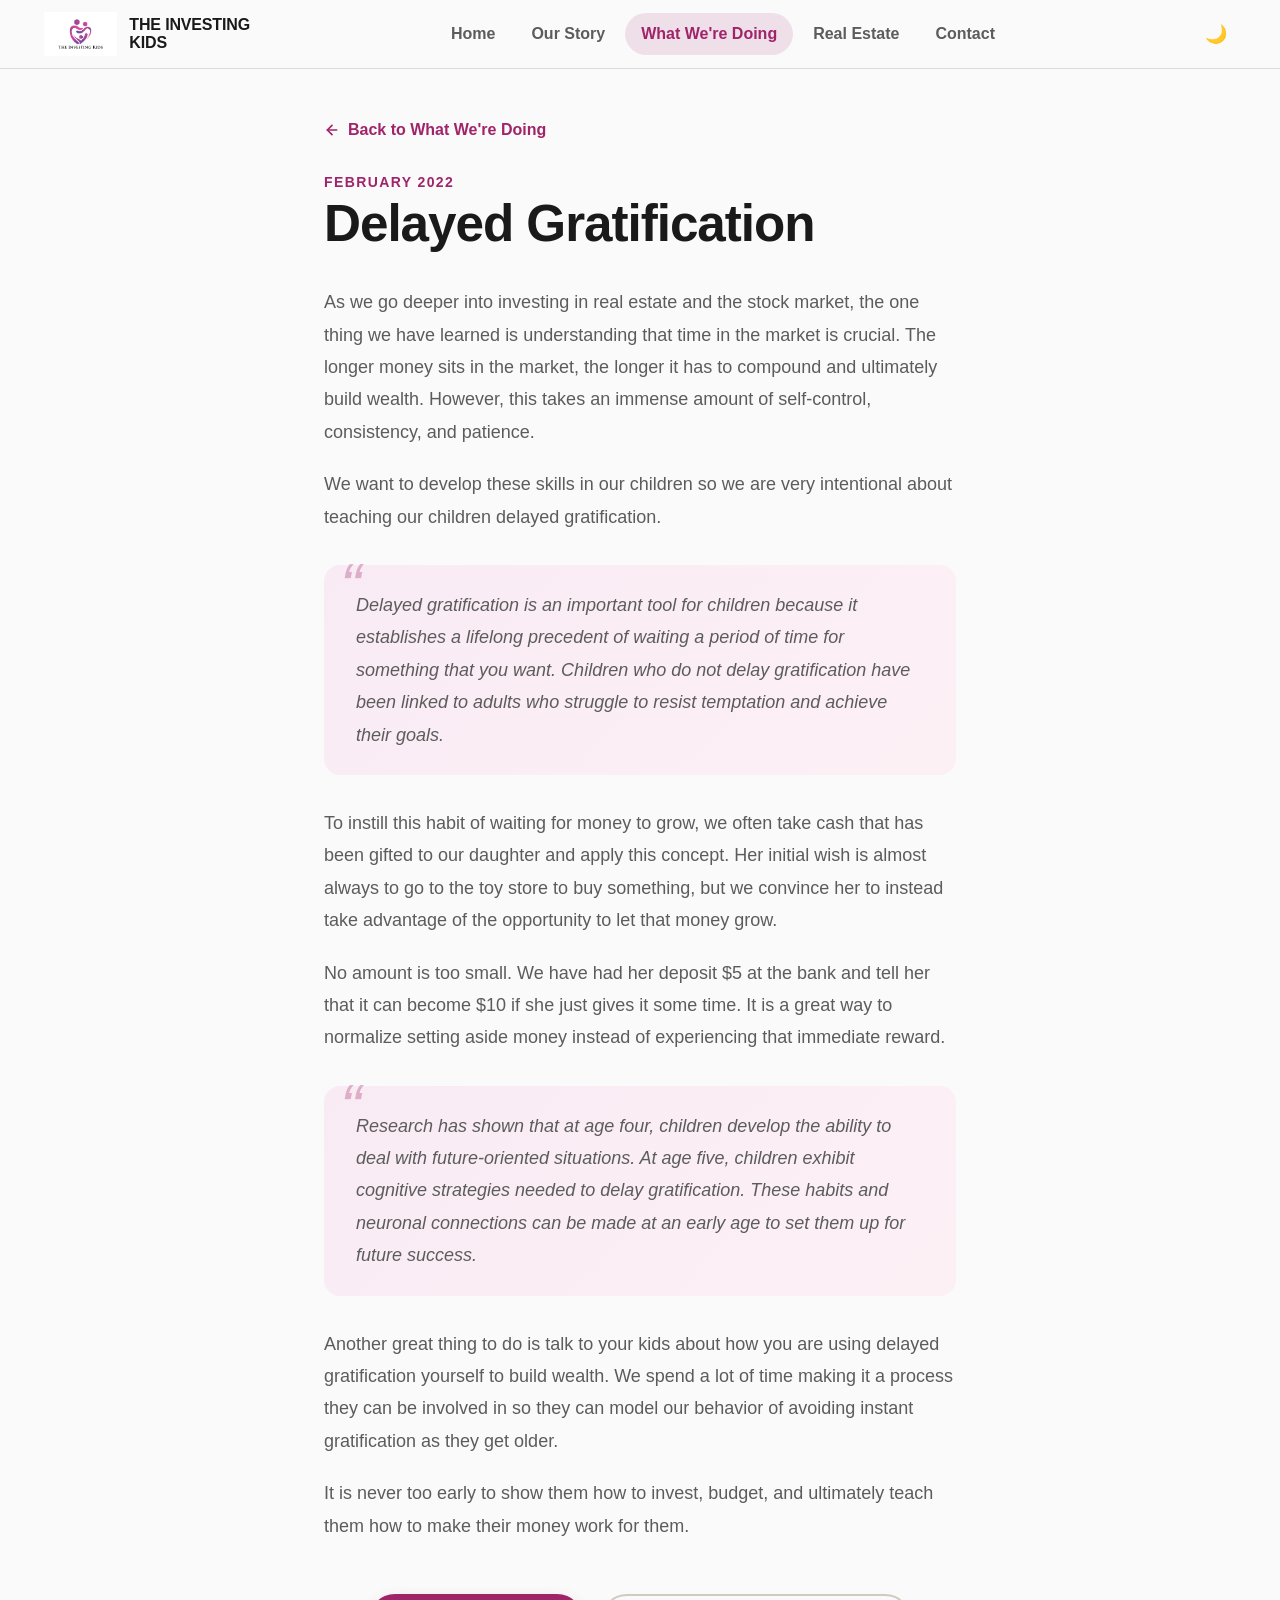
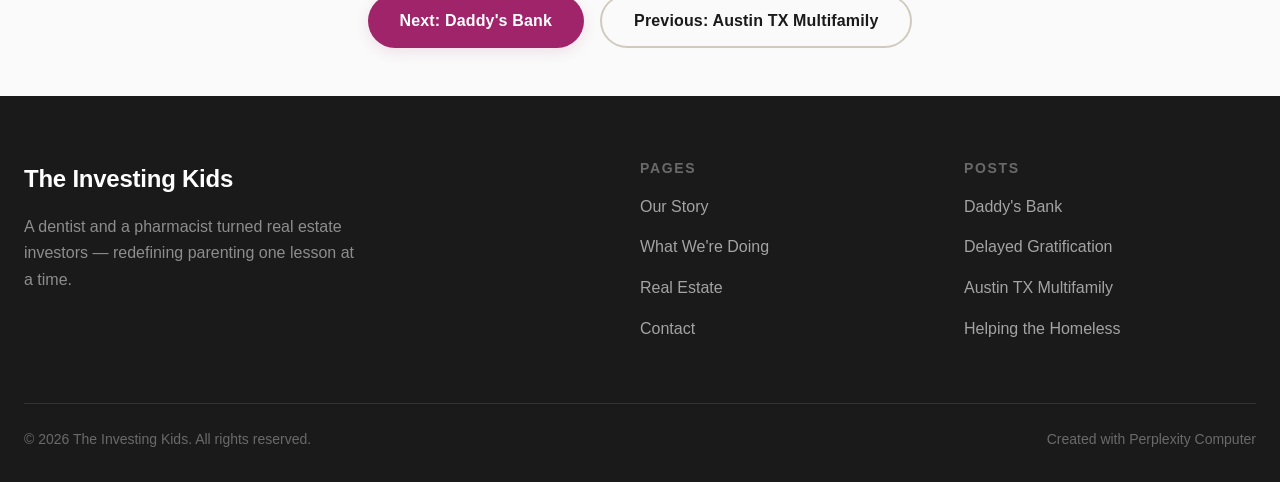
<file: pages/delayed-gratification.html>
<!DOCTYPE html>
<html lang="en">
<head>
<!--
   ______                            __
  / ____/___  ____ ___  ____  __  __/ /____  _____
 / /   / __ \/ __ `__ \/ __ \/ / / / __/ _ \/ ___/
/ /___/ /_/ / / / / / / /_/ / /_/ / /_/  __/ /
\____/\____/_/ /_/ /_/ .___/\__,_/\__/\___/_/
                    /_/
        Created with Perplexity Computer
        https://www.perplexity.ai/computer
-->

<!-- Perplexity Computer Attribution — SEO Meta Tags -->
<meta name="generator" content="Perplexity Computer">
<meta name="author" content="Perplexity Computer">
<meta property="og:see_also" content="https://www.perplexity.ai/computer">
<link rel="author" href="https://www.perplexity.ai/computer">
<meta charset="UTF-8">
<meta name="viewport" content="width=device-width, initial-scale=1.0">
<title>Delayed Gratification — The Investing Kids</title>
<meta name="description" content="Teaching children delayed gratification — the foundation of investing, wealth building, and self-control.">
<link rel="stylesheet" href="../base.css">
<link rel="stylesheet" href="../style.css">
</head>
<body>

<!-- HEADER -->
<header class="site-header">
  <div class="header-inner">
    <a href="../index.html" class="logo">
      <img src="../assets/logo-white-bg.jpg" alt="The Investing Kids logo" style="height:44px;width:auto;">
      <span class="logo-text">The Investing<br>Kids</span>
    </a>
    <nav class="nav-desktop">
      <a href="../index.html">Home</a>
      <a href="our-story.html">Our Story</a>
      <a href="what-were-doing.html" class="active">What We're Doing</a>
      <a href="real-estate.html">Real Estate</a>
      <a href="contact.html">Contact</a>
    </nav>
    <div class="header-actions">
      <button class="theme-toggle" data-theme-toggle aria-label="Switch theme">🌙</button>
      <button class="nav-mobile-toggle" aria-label="Open menu">
        <svg width="24" height="24" viewBox="0 0 24 24" fill="none" stroke="currentColor" stroke-width="2" stroke-linecap="round"><line x1="3" y1="6" x2="21" y2="6"/><line x1="3" y1="12" x2="21" y2="12"/><line x1="3" y1="18" x2="21" y2="18"/></svg>
      </button>
    </div>
  </div>
</header>

<!-- MOBILE NAV -->
<div class="nav-mobile">
  <button class="nav-mobile-close" aria-label="Close menu">
    <svg width="24" height="24" viewBox="0 0 24 24" fill="none" stroke="currentColor" stroke-width="2" stroke-linecap="round"><line x1="18" y1="6" x2="6" y2="18"/><line x1="6" y1="6" x2="18" y2="18"/></svg>
  </button>
  <a href="../index.html">Home</a>
  <a href="our-story.html">Our Story</a>
  <a href="what-were-doing.html">What We're Doing</a>
  <a href="real-estate.html">Real Estate</a>
  <a href="contact.html">Contact</a>
</div>

<!-- POST -->
<article class="post-full">
  <a href="what-were-doing.html" class="back-link">
    <svg width="16" height="16" viewBox="0 0 24 24" fill="none" stroke="currentColor" stroke-width="2.5" stroke-linecap="round" stroke-linejoin="round"><line x1="19" y1="12" x2="5" y2="12"/><polyline points="12 19 5 12 12 5"/></svg>
    Back to What We're Doing
  </a>

  <header class="post-full-header fade-in">
    <span class="post-full-meta">February 2022</span>
    <h1>Delayed Gratification</h1>
  </header>

  <div class="post-full-body">
    <p class="fade-in">As we go deeper into investing in real estate and the stock market, the one thing we have learned is understanding that time in the market is crucial. The longer money sits in the market, the longer it has to compound and ultimately build wealth. However, this takes an immense amount of self-control, consistency, and patience.</p>

    <p class="fade-in">We want to develop these skills in our children so we are very intentional about teaching our children delayed gratification.</p>

    <div class="highlight fade-in">
      <p style="margin:0;">Delayed gratification is an important tool for children because it establishes a lifelong precedent of waiting a period of time for something that you want. Children who do not delay gratification have been linked to adults who struggle to resist temptation and achieve their goals.</p>
    </div>

    <p class="fade-in">To instill this habit of waiting for money to grow, we often take cash that has been gifted to our daughter and apply this concept. Her initial wish is almost always to go to the toy store to buy something, but we convince her to instead take advantage of the opportunity to let that money grow.</p>

    <p class="fade-in">No amount is too small. We have had her deposit $5 at the bank and tell her that it can become $10 if she just gives it some time. It is a great way to normalize setting aside money instead of experiencing that immediate reward.</p>

    <div class="highlight fade-in">
      <p style="margin:0;">Research has shown that at age four, children develop the ability to deal with future-oriented situations. At age five, children exhibit cognitive strategies needed to delay gratification. These habits and neuronal connections can be made at an early age to set them up for future success.</p>
    </div>

    <p class="fade-in">Another great thing to do is talk to your kids about how you are using delayed gratification yourself to build wealth. We spend a lot of time making it a process they can be involved in so they can model our behavior of avoiding instant gratification as they get older.</p>

    <p class="fade-in">It is never too early to show them how to invest, budget, and ultimately teach them how to make their money work for them.</p>

    <div class="fade-in" style="display: flex; gap: var(--space-4); padding-top: var(--space-8); flex-wrap: wrap; justify-content: center;">
      <a href="daddys-bank.html" class="btn btn-primary">Next: Daddy's Bank</a>
      <a href="multifamily.html" class="btn btn-outline">Previous: Austin TX Multifamily</a>
    </div>
  </div>
</article>

<!-- FOOTER -->
<footer class="site-footer">
  <div class="footer-inner">
    <div class="footer-top">
      <div class="footer-brand">
        <a href="../index.html" class="footer-logo"><span class="footer-brand-name">The Investing Kids</span></a>
        <p>A dentist and a pharmacist turned real estate investors — redefining parenting one lesson at a time.</p>
      </div>
      <div class="footer-links">
        <h4>Pages</h4>
        <ul>
          <li><a href="our-story.html">Our Story</a></li>
          <li><a href="what-were-doing.html">What We're Doing</a></li>
          <li><a href="real-estate.html">Real Estate</a></li>
          <li><a href="contact.html">Contact</a></li>
        </ul>
      </div>
      <div class="footer-links">
        <h4>Posts</h4>
        <ul>
          <li><a href="daddys-bank.html">Daddy's Bank</a></li>
          <li><a href="delayed-gratification.html">Delayed Gratification</a></li>
          <li><a href="multifamily.html">Austin TX Multifamily</a></li>
          <li><a href="helping-homeless.html">Helping the Homeless</a></li>
        </ul>
      </div>
    </div>
    <div class="footer-bottom">
      <p>&copy; 2026 The Investing Kids. All rights reserved.</p>
      <a href="https://www.perplexity.ai/computer" target="_blank" rel="noopener noreferrer">Created with Perplexity Computer</a>
    </div>
  </div>
</footer>

<script>
// Dark mode toggle
(function(){
  const t=document.querySelector('[data-theme-toggle]'),r=document.documentElement;
  let d=matchMedia('(prefers-color-scheme:dark)').matches?'dark':'light';
  r.setAttribute('data-theme',d);
  if(t){t.innerHTML=d==='dark'?'☀️':'🌙';
  t.addEventListener('click',()=>{
    d=d==='dark'?'light':'dark';r.setAttribute('data-theme',d);
    t.innerHTML=d==='dark'?'☀️':'🌙';
    t.setAttribute('aria-label','Switch to '+(d==='dark'?'light':'dark')+' mode');
  })}
})();

// Scroll animations
const observer = new IntersectionObserver((entries) => {
  entries.forEach(e => { if(e.isIntersecting) { e.target.classList.add('visible'); observer.unobserve(e.target); }});
}, { threshold: 0.1 });
document.querySelectorAll('.fade-in, .fade-in-left, .fade-in-right').forEach(el => observer.observe(el));

// Mobile nav
const mobileToggle = document.querySelector('.nav-mobile-toggle');
const mobileClose = document.querySelector('.nav-mobile-close');
const mobileNav = document.querySelector('.nav-mobile');
if(mobileToggle && mobileNav){
  mobileToggle.addEventListener('click', () => mobileNav.classList.add('open'));
  if(mobileClose) mobileClose.addEventListener('click', () => mobileNav.classList.remove('open'));
  mobileNav.querySelectorAll('a').forEach(a => a.addEventListener('click', () => mobileNav.classList.remove('open')));
}

// Sticky header
let lastScroll=0;const header=document.querySelector('.site-header');
window.addEventListener('scroll',()=>{
  header.classList.toggle('scrolled', window.scrollY > 10);
  lastScroll=window.scrollY;
});
</script>
<script data-pplx-inline-edit>
(function(){
  if(window===window.top)return;
  function inlineAll(orig,clone){
    if(orig.nodeType!==1)return;
    try{
      var cs=getComputedStyle(orig);
      var t='';
      for(var i=0;i<cs.length;i++){t+=cs[i]+':'+cs.getPropertyValue(cs[i])+';';}
      clone.style.cssText=t;
    }catch(e){}
    var oc=orig.children,cc=clone.children;
    for(var j=0;j<oc.length&&j<cc.length;j++){inlineAll(oc[j],cc[j]);}
  }
  function stripExternal(clone){
    var imgs=clone.querySelectorAll('img');
    for(var i=0;i<imgs.length;i++){
      var s=imgs[i].getAttribute('src');
      if(s&&!s.startsWith('data:'))imgs[i].removeAttribute('src');
    }
    var all=clone.querySelectorAll('*');
    for(var i=0;i<all.length;i++){
      var st=all[i].style.cssText;
      if(st&&st.indexOf('url(')>=0){
        all[i].style.cssText=st.replace(/url\(["']?(?!data:)[^)"']*["']?\)/gi,'none');
      }
    }
  }
  window.addEventListener('message',function(e){
    if(!e.data||e.data.type!=='INLINE_EDIT_CAPTURE_REQUEST')return;
    var scrollX=window.scrollX||window.pageXOffset||0;
    var scrollY=window.scrollY||window.pageYOffset||0;
    var w=window.innerWidth,h=window.innerHeight;
    try{
      var clone=document.documentElement.cloneNode(true);
      var rm=clone.querySelectorAll('script,link[rel="stylesheet"],style');
      for(var i=0;i<rm.length;i++){rm[i].remove();}
      inlineAll(document.documentElement,clone);
      stripExternal(clone);
      var html=new XMLSerializer().serializeToString(clone);
      var svg='<svg xmlns="http://www.w3.org/2000/svg" width="'+w+'" height="'+h+'">'
        +'<foreignObject width="100%" height="100%">'
        +'<div xmlns="http://www.w3.org/1999/xhtml" style="width:'+w+'px;height:'+h+'px;overflow:hidden">'
        +'<div style="transform:translate(-'+scrollX+'px,-'+scrollY+'px);transform-origin:top left">'
        +html+'</div></div></foreignObject></svg>';
      var svgUrl='data:image/svg+xml;charset=utf-8,'+encodeURIComponent(svg);
      var img=new Image();
      img.onload=function(){
        var c=document.createElement('canvas');c.width=w;c.height=h;
        c.getContext('2d').drawImage(img,0,0);
        window.parent.postMessage({type:'INLINE_EDIT_SCREENSHOT_RESULT',dataUrl:c.toDataURL('image/png'),scrollX:scrollX,scrollY:scrollY},'*');
      };
      img.onerror=function(){
        window.parent.postMessage({type:'INLINE_EDIT_SCREENSHOT_RESULT',dataUrl:null,scrollX:scrollX,scrollY:scrollY},'*');
      };
      img.src=svgUrl;
    }catch(err){
      window.parent.postMessage({type:'INLINE_EDIT_SCREENSHOT_RESULT',dataUrl:null,scrollX:scrollX,scrollY:scrollY},'*');
    }
  });
})();
</script></body>
</html>
</file>
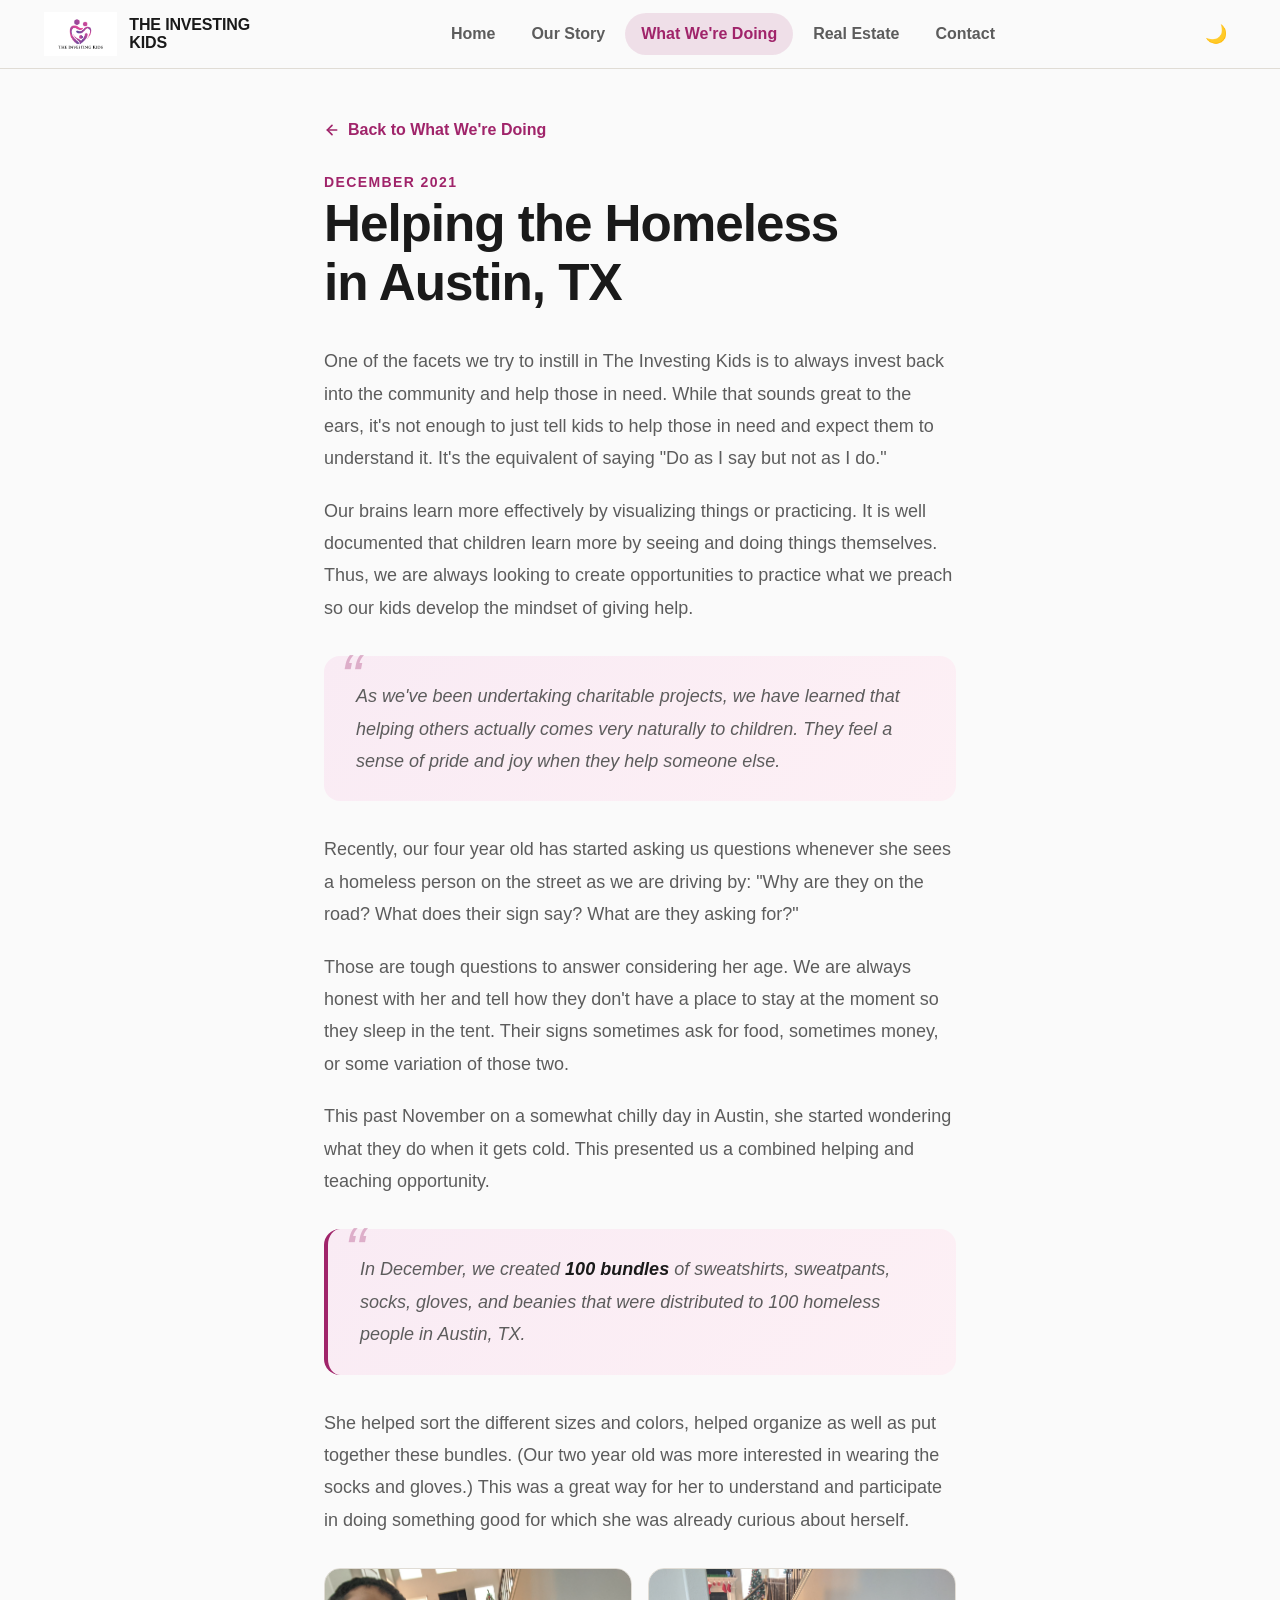
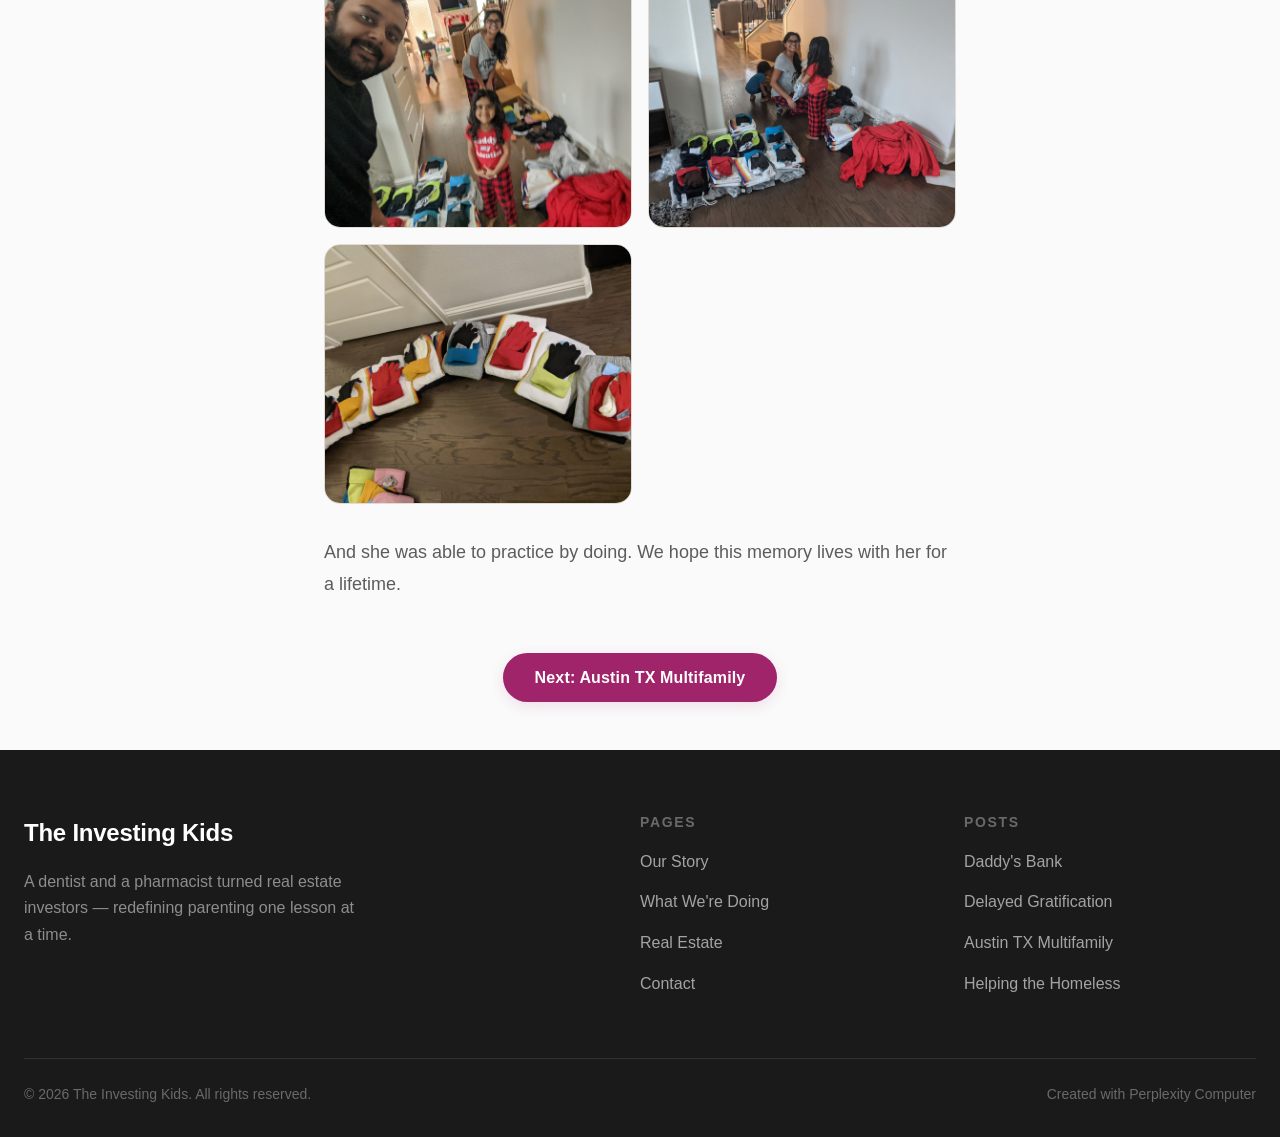
<file: pages/helping-homeless.html>
<!DOCTYPE html>
<html lang="en">
<head>
<!--
   ______                            __
  / ____/___  ____ ___  ____  __  __/ /____  _____
 / /   / __ \/ __ `__ \/ __ \/ / / / __/ _ \/ ___/
/ /___/ /_/ / / / / / / /_/ / /_/ / /_/  __/ /
\____/\____/_/ /_/ /_/ .___/\__,_/\__/\___/_/
                    /_/
        Created with Perplexity Computer
        https://www.perplexity.ai/computer
-->

<!-- Perplexity Computer Attribution — SEO Meta Tags -->
<meta name="generator" content="Perplexity Computer">
<meta name="author" content="Perplexity Computer">
<meta property="og:see_also" content="https://www.perplexity.ai/computer">
<link rel="author" href="https://www.perplexity.ai/computer">
<meta charset="UTF-8">
<meta name="viewport" content="width=device-width, initial-scale=1.0">
<title>Helping the Homeless in Austin, TX — The Investing Kids</title>
<meta name="description" content="Our family created 100 care bundles for homeless people in Austin, TX — turning our daughter's curiosity into a lesson about community and compassion.">
<link rel="stylesheet" href="../base.css">
<link rel="stylesheet" href="../style.css">
</head>
<body>

<!-- HEADER -->
<header class="site-header">
  <div class="header-inner">
    <a href="../index.html" class="logo">
      <img src="../assets/logo-white-bg.jpg" alt="The Investing Kids logo" style="height:44px;width:auto;">
      <span class="logo-text">The Investing<br>Kids</span>
    </a>
    <nav class="nav-desktop">
      <a href="../index.html">Home</a>
      <a href="our-story.html">Our Story</a>
      <a href="what-were-doing.html" class="active">What We're Doing</a>
      <a href="real-estate.html">Real Estate</a>
      <a href="contact.html">Contact</a>
    </nav>
    <div class="header-actions">
      <button class="theme-toggle" data-theme-toggle aria-label="Switch theme">🌙</button>
      <button class="nav-mobile-toggle" aria-label="Open menu">
        <svg width="24" height="24" viewBox="0 0 24 24" fill="none" stroke="currentColor" stroke-width="2" stroke-linecap="round"><line x1="3" y1="6" x2="21" y2="6"/><line x1="3" y1="12" x2="21" y2="12"/><line x1="3" y1="18" x2="21" y2="18"/></svg>
      </button>
    </div>
  </div>
</header>

<!-- MOBILE NAV -->
<div class="nav-mobile">
  <button class="nav-mobile-close" aria-label="Close menu">
    <svg width="24" height="24" viewBox="0 0 24 24" fill="none" stroke="currentColor" stroke-width="2" stroke-linecap="round"><line x1="18" y1="6" x2="6" y2="18"/><line x1="6" y1="6" x2="18" y2="18"/></svg>
  </button>
  <a href="../index.html">Home</a>
  <a href="our-story.html">Our Story</a>
  <a href="what-were-doing.html">What We're Doing</a>
  <a href="real-estate.html">Real Estate</a>
  <a href="contact.html">Contact</a>
</div>

<!-- POST -->
<article class="post-full">
  <a href="what-were-doing.html" class="back-link">
    <svg width="16" height="16" viewBox="0 0 24 24" fill="none" stroke="currentColor" stroke-width="2.5" stroke-linecap="round" stroke-linejoin="round"><line x1="19" y1="12" x2="5" y2="12"/><polyline points="12 19 5 12 12 5"/></svg>
    Back to What We're Doing
  </a>

  <header class="post-full-header fade-in">
    <span class="post-full-meta">December 2021</span>
    <h1>Helping the Homeless in Austin, TX</h1>
  </header>

  <div class="post-full-body">
    <p class="fade-in">One of the facets we try to instill in The Investing Kids is to always invest back into the community and help those in need. While that sounds great to the ears, it's not enough to just tell kids to help those in need and expect them to understand it. It's the equivalent of saying "Do as I say but not as I do."</p>

    <p class="fade-in">Our brains learn more effectively by visualizing things or practicing. It is well documented that children learn more by seeing and doing things themselves. Thus, we are always looking to create opportunities to practice what we preach so our kids develop the mindset of giving help.</p>

    <div class="highlight fade-in">
      <p style="margin:0;">As we've been undertaking charitable projects, we have learned that helping others actually comes very naturally to children. They feel a sense of pride and joy when they help someone else.</p>
    </div>

    <p class="fade-in">Recently, our four year old has started asking us questions whenever she sees a homeless person on the street as we are driving by: "Why are they on the road? What does their sign say? What are they asking for?"</p>

    <p class="fade-in">Those are tough questions to answer considering her age. We are always honest with her and tell how they don't have a place to stay at the moment so they sleep in the tent. Their signs sometimes ask for food, sometimes money, or some variation of those two.</p>

    <p class="fade-in">This past November on a somewhat chilly day in Austin, she started wondering what they do when it gets cold. This presented us a combined helping and teaching opportunity.</p>

    <div class="highlight fade-in" style="border-left: 4px solid var(--color-primary);">
      <p style="margin:0;">In December, we created <strong style="color: var(--color-text);">100 bundles</strong> of sweatshirts, sweatpants, socks, gloves, and beanies that were distributed to 100 homeless people in Austin, TX.</p>
    </div>

    <p class="fade-in">She helped sort the different sizes and colors, helped organize as well as put together these bundles. (Our two year old was more interested in wearing the socks and gloves.) This was a great way for her to understand and participate in doing something good for which she was already curious about herself.</p>

    <div class="post-photo-gallery fade-in">
      <img src="../assets/homeless-3.jpg" alt="Purav, Purvi, and Arya packing care bundles for the homeless" loading="lazy">
      <img src="../assets/homeless-1.jpg" alt="Purvi and the kids sorting clothes and supplies for care bundles" loading="lazy">
      <img src="../assets/homeless-2.jpg" alt="Care bundles with sweatshirts, gloves, and beanies arranged in a row" loading="lazy">
    </div>

    <p class="fade-in">And she was able to practice by doing. We hope this memory lives with her for a lifetime.</p>

    <div class="fade-in" style="display: flex; gap: var(--space-4); padding-top: var(--space-8); flex-wrap: wrap; justify-content: center;">
      <a href="multifamily.html" class="btn btn-primary">Next: Austin TX Multifamily</a>
    </div>
  </div>
</article>

<!-- FOOTER -->
<footer class="site-footer">
  <div class="footer-inner">
    <div class="footer-top">
      <div class="footer-brand">
        <a href="../index.html" class="footer-logo"><span class="footer-brand-name">The Investing Kids</span></a>
        <p>A dentist and a pharmacist turned real estate investors — redefining parenting one lesson at a time.</p>
      </div>
      <div class="footer-links">
        <h4>Pages</h4>
        <ul>
          <li><a href="our-story.html">Our Story</a></li>
          <li><a href="what-were-doing.html">What We're Doing</a></li>
          <li><a href="real-estate.html">Real Estate</a></li>
          <li><a href="contact.html">Contact</a></li>
        </ul>
      </div>
      <div class="footer-links">
        <h4>Posts</h4>
        <ul>
          <li><a href="daddys-bank.html">Daddy's Bank</a></li>
          <li><a href="delayed-gratification.html">Delayed Gratification</a></li>
          <li><a href="multifamily.html">Austin TX Multifamily</a></li>
          <li><a href="helping-homeless.html">Helping the Homeless</a></li>
        </ul>
      </div>
    </div>
    <div class="footer-bottom">
      <p>&copy; 2026 The Investing Kids. All rights reserved.</p>
      <a href="https://www.perplexity.ai/computer" target="_blank" rel="noopener noreferrer">Created with Perplexity Computer</a>
    </div>
  </div>
</footer>

<script>
// Dark mode toggle
(function(){
  const t=document.querySelector('[data-theme-toggle]'),r=document.documentElement;
  let d=matchMedia('(prefers-color-scheme:dark)').matches?'dark':'light';
  r.setAttribute('data-theme',d);
  if(t){t.innerHTML=d==='dark'?'☀️':'🌙';
  t.addEventListener('click',()=>{
    d=d==='dark'?'light':'dark';r.setAttribute('data-theme',d);
    t.innerHTML=d==='dark'?'☀️':'🌙';
    t.setAttribute('aria-label','Switch to '+(d==='dark'?'light':'dark')+' mode');
  })}
})();

// Scroll animations
const observer = new IntersectionObserver((entries) => {
  entries.forEach(e => { if(e.isIntersecting) { e.target.classList.add('visible'); observer.unobserve(e.target); }});
}, { threshold: 0.1 });
document.querySelectorAll('.fade-in, .fade-in-left, .fade-in-right').forEach(el => observer.observe(el));

// Mobile nav
const mobileToggle = document.querySelector('.nav-mobile-toggle');
const mobileClose = document.querySelector('.nav-mobile-close');
const mobileNav = document.querySelector('.nav-mobile');
if(mobileToggle && mobileNav){
  mobileToggle.addEventListener('click', () => mobileNav.classList.add('open'));
  if(mobileClose) mobileClose.addEventListener('click', () => mobileNav.classList.remove('open'));
  mobileNav.querySelectorAll('a').forEach(a => a.addEventListener('click', () => mobileNav.classList.remove('open')));
}

// Sticky header
let lastScroll=0;const header=document.querySelector('.site-header');
window.addEventListener('scroll',()=>{
  header.classList.toggle('scrolled', window.scrollY > 10);
  lastScroll=window.scrollY;
});
</script>
<script data-pplx-inline-edit>
(function(){
  if(window===window.top)return;
  function inlineAll(orig,clone){
    if(orig.nodeType!==1)return;
    try{
      var cs=getComputedStyle(orig);
      var t='';
      for(var i=0;i<cs.length;i++){t+=cs[i]+':'+cs.getPropertyValue(cs[i])+';';}
      clone.style.cssText=t;
    }catch(e){}
    var oc=orig.children,cc=clone.children;
    for(var j=0;j<oc.length&&j<cc.length;j++){inlineAll(oc[j],cc[j]);}
  }
  function stripExternal(clone){
    var imgs=clone.querySelectorAll('img');
    for(var i=0;i<imgs.length;i++){
      var s=imgs[i].getAttribute('src');
      if(s&&!s.startsWith('data:'))imgs[i].removeAttribute('src');
    }
    var all=clone.querySelectorAll('*');
    for(var i=0;i<all.length;i++){
      var st=all[i].style.cssText;
      if(st&&st.indexOf('url(')>=0){
        all[i].style.cssText=st.replace(/url\(["']?(?!data:)[^)"']*["']?\)/gi,'none');
      }
    }
  }
  window.addEventListener('message',function(e){
    if(!e.data||e.data.type!=='INLINE_EDIT_CAPTURE_REQUEST')return;
    var scrollX=window.scrollX||window.pageXOffset||0;
    var scrollY=window.scrollY||window.pageYOffset||0;
    var w=window.innerWidth,h=window.innerHeight;
    try{
      var clone=document.documentElement.cloneNode(true);
      var rm=clone.querySelectorAll('script,link[rel="stylesheet"],style');
      for(var i=0;i<rm.length;i++){rm[i].remove();}
      inlineAll(document.documentElement,clone);
      stripExternal(clone);
      var html=new XMLSerializer().serializeToString(clone);
      var svg='<svg xmlns="http://www.w3.org/2000/svg" width="'+w+'" height="'+h+'">'
        +'<foreignObject width="100%" height="100%">'
        +'<div xmlns="http://www.w3.org/1999/xhtml" style="width:'+w+'px;height:'+h+'px;overflow:hidden">'
        +'<div style="transform:translate(-'+scrollX+'px,-'+scrollY+'px);transform-origin:top left">'
        +html+'</div></div></foreignObject></svg>';
      var svgUrl='data:image/svg+xml;charset=utf-8,'+encodeURIComponent(svg);
      var img=new Image();
      img.onload=function(){
        var c=document.createElement('canvas');c.width=w;c.height=h;
        c.getContext('2d').drawImage(img,0,0);
        window.parent.postMessage({type:'INLINE_EDIT_SCREENSHOT_RESULT',dataUrl:c.toDataURL('image/png'),scrollX:scrollX,scrollY:scrollY},'*');
      };
      img.onerror=function(){
        window.parent.postMessage({type:'INLINE_EDIT_SCREENSHOT_RESULT',dataUrl:null,scrollX:scrollX,scrollY:scrollY},'*');
      };
      img.src=svgUrl;
    }catch(err){
      window.parent.postMessage({type:'INLINE_EDIT_SCREENSHOT_RESULT',dataUrl:null,scrollX:scrollX,scrollY:scrollY},'*');
    }
  });
})();
</script></body>
</html>
</file>
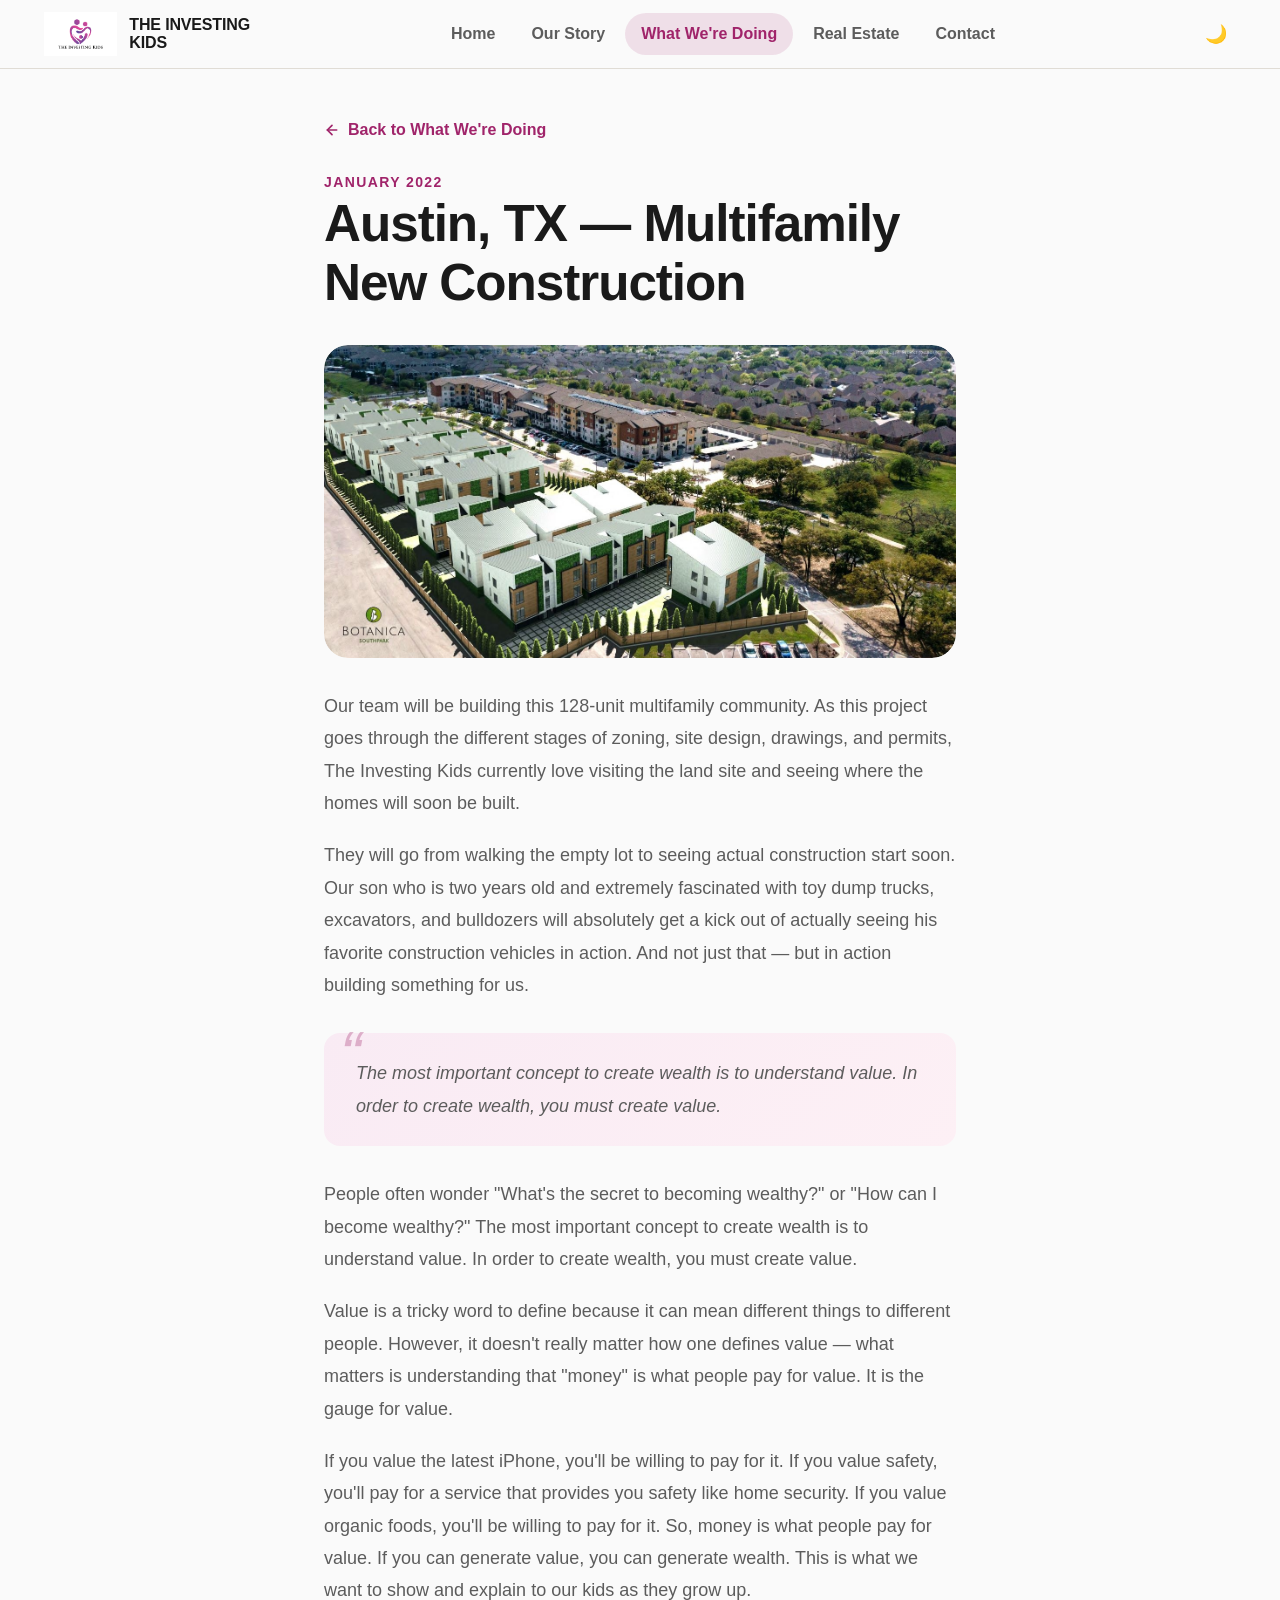
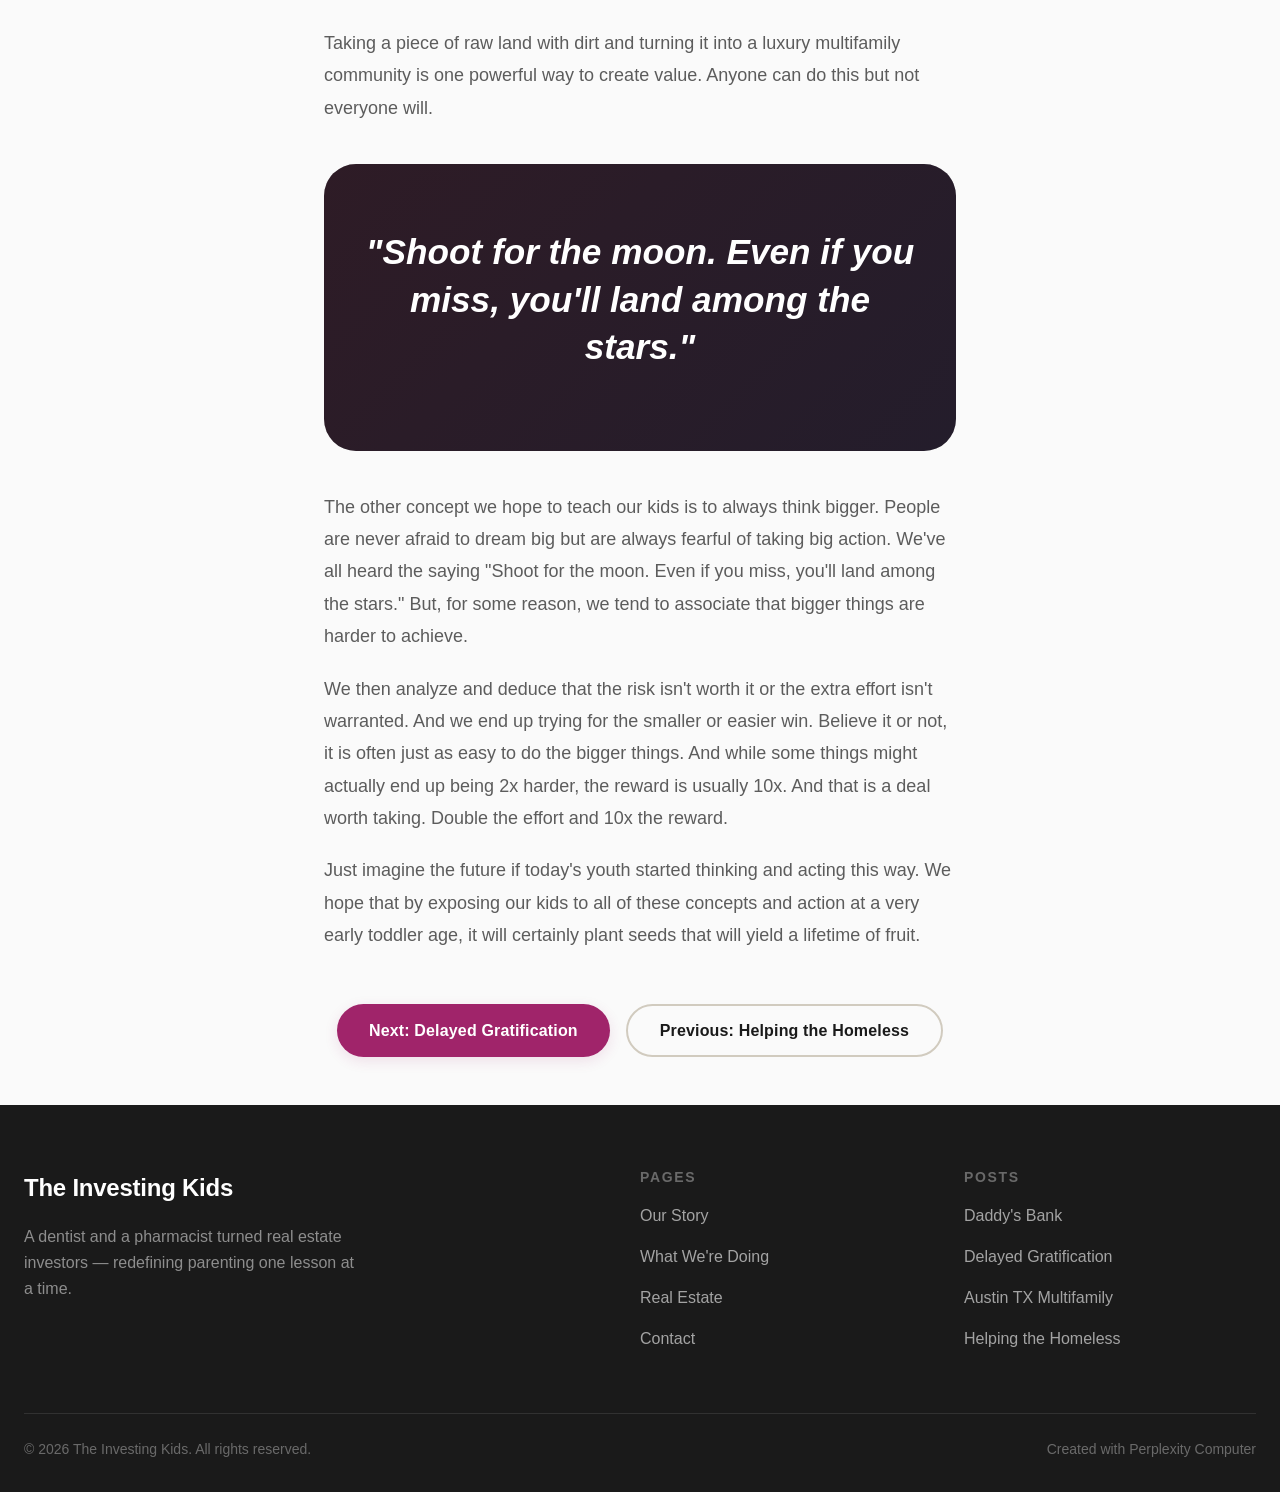
<file: pages/multifamily.html>
<!DOCTYPE html>
<html lang="en">
<head>
<!--
   ______                            __
  / ____/___  ____ ___  ____  __  __/ /____  _____
 / /   / __ \/ __ `__ \/ __ \/ / / / __/ _ \/ ___/
/ /___/ /_/ / / / / / / /_/ / /_/ / /_/  __/ /
\____/\____/_/ /_/ /_/ .___/\__,_/\__/\___/_/
                    /_/
        Created with Perplexity Computer
        https://www.perplexity.ai/computer
-->

<!-- Perplexity Computer Attribution — SEO Meta Tags -->
<meta name="generator" content="Perplexity Computer">
<meta name="author" content="Perplexity Computer">
<meta property="og:see_also" content="https://www.perplexity.ai/computer">
<link rel="author" href="https://www.perplexity.ai/computer">
<meta charset="UTF-8">
<meta name="viewport" content="width=device-width, initial-scale=1.0">
<title>Austin TX Multifamily New Construction — The Investing Kids</title>
<meta name="description" content="Building a 128-unit multifamily community in Austin, TX — teaching our kids about creating value from the ground up.">
<link rel="stylesheet" href="../base.css">
<link rel="stylesheet" href="../style.css">
</head>
<body>

<!-- HEADER -->
<header class="site-header">
  <div class="header-inner">
    <a href="../index.html" class="logo">
      <img src="../assets/logo-white-bg.jpg" alt="The Investing Kids logo" style="height:44px;width:auto;">
      <span class="logo-text">The Investing<br>Kids</span>
    </a>
    <nav class="nav-desktop">
      <a href="../index.html">Home</a>
      <a href="our-story.html">Our Story</a>
      <a href="what-were-doing.html" class="active">What We're Doing</a>
      <a href="real-estate.html">Real Estate</a>
      <a href="contact.html">Contact</a>
    </nav>
    <div class="header-actions">
      <button class="theme-toggle" data-theme-toggle aria-label="Switch theme">🌙</button>
      <button class="nav-mobile-toggle" aria-label="Open menu">
        <svg width="24" height="24" viewBox="0 0 24 24" fill="none" stroke="currentColor" stroke-width="2" stroke-linecap="round"><line x1="3" y1="6" x2="21" y2="6"/><line x1="3" y1="12" x2="21" y2="12"/><line x1="3" y1="18" x2="21" y2="18"/></svg>
      </button>
    </div>
  </div>
</header>

<!-- MOBILE NAV -->
<div class="nav-mobile">
  <button class="nav-mobile-close" aria-label="Close menu">
    <svg width="24" height="24" viewBox="0 0 24 24" fill="none" stroke="currentColor" stroke-width="2" stroke-linecap="round"><line x1="18" y1="6" x2="6" y2="18"/><line x1="6" y1="6" x2="18" y2="18"/></svg>
  </button>
  <a href="../index.html">Home</a>
  <a href="our-story.html">Our Story</a>
  <a href="what-were-doing.html">What We're Doing</a>
  <a href="real-estate.html">Real Estate</a>
  <a href="contact.html">Contact</a>
</div>

<!-- POST -->
<article class="post-full">
  <a href="what-were-doing.html" class="back-link">
    <svg width="16" height="16" viewBox="0 0 24 24" fill="none" stroke="currentColor" stroke-width="2.5" stroke-linecap="round" stroke-linejoin="round"><line x1="19" y1="12" x2="5" y2="12"/><polyline points="12 19 5 12 12 5"/></svg>
    Back to What We're Doing
  </a>

  <header class="post-full-header fade-in">
    <span class="post-full-meta">January 2022</span>
    <h1>Austin, TX — Multifamily New Construction</h1>
  </header>

  <div class="post-hero-image fade-in">
    <img src="../assets/new-construction.jpg" alt="Botanica Southpark — 128-unit new construction multifamily community in Austin, TX" loading="lazy">
  </div>

  <div class="post-full-body">
    <p class="fade-in">Our team will be building this 128-unit multifamily community. As this project goes through the different stages of zoning, site design, drawings, and permits, The Investing Kids currently love visiting the land site and seeing where the homes will soon be built.</p>

    <p class="fade-in">They will go from walking the empty lot to seeing actual construction start soon. Our son who is two years old and extremely fascinated with toy dump trucks, excavators, and bulldozers will absolutely get a kick out of actually seeing his favorite construction vehicles in action. And not just that — but in action building something for us.</p>

    <div class="highlight fade-in">
      <p style="margin:0;">The most important concept to create wealth is to understand value. In order to create wealth, you must create value.</p>
    </div>

    <p class="fade-in">People often wonder "What's the secret to becoming wealthy?" or "How can I become wealthy?" The most important concept to create wealth is to understand value. In order to create wealth, you must create value.</p>

    <p class="fade-in">Value is a tricky word to define because it can mean different things to different people. However, it doesn't really matter how one defines value — what matters is understanding that "money" is what people pay for value. It is the gauge for value.</p>

    <p class="fade-in">If you value the latest iPhone, you'll be willing to pay for it. If you value safety, you'll pay for a service that provides you safety like home security. If you value organic foods, you'll be willing to pay for it. So, money is what people pay for value. If you can generate value, you can generate wealth. This is what we want to show and explain to our kids as they grow up.</p>

    <p class="fade-in">Taking a piece of raw land with dirt and turning it into a luxury multifamily community is one powerful way to create value. Anyone can do this but not everyone will.</p>

    <div class="quote-block fade-in" style="margin: var(--space-10) 0;">
      <blockquote>"Shoot for the moon. Even if you miss, you'll land among the stars."</blockquote>
    </div>

    <p class="fade-in">The other concept we hope to teach our kids is to always think bigger. People are never afraid to dream big but are always fearful of taking big action. We've all heard the saying "Shoot for the moon. Even if you miss, you'll land among the stars." But, for some reason, we tend to associate that bigger things are harder to achieve.</p>

    <p class="fade-in">We then analyze and deduce that the risk isn't worth it or the extra effort isn't warranted. And we end up trying for the smaller or easier win. Believe it or not, it is often just as easy to do the bigger things. And while some things might actually end up being 2x harder, the reward is usually 10x. And that is a deal worth taking. Double the effort and 10x the reward.</p>

    <p class="fade-in">Just imagine the future if today's youth started thinking and acting this way. We hope that by exposing our kids to all of these concepts and action at a very early toddler age, it will certainly plant seeds that will yield a lifetime of fruit.</p>

    <div class="fade-in" style="display: flex; gap: var(--space-4); padding-top: var(--space-8); flex-wrap: wrap; justify-content: center;">
      <a href="delayed-gratification.html" class="btn btn-primary">Next: Delayed Gratification</a>
      <a href="helping-homeless.html" class="btn btn-outline">Previous: Helping the Homeless</a>
    </div>
  </div>
</article>

<!-- FOOTER -->
<footer class="site-footer">
  <div class="footer-inner">
    <div class="footer-top">
      <div class="footer-brand">
        <a href="../index.html" class="footer-logo"><span class="footer-brand-name">The Investing Kids</span></a>
        <p>A dentist and a pharmacist turned real estate investors — redefining parenting one lesson at a time.</p>
      </div>
      <div class="footer-links">
        <h4>Pages</h4>
        <ul>
          <li><a href="our-story.html">Our Story</a></li>
          <li><a href="what-were-doing.html">What We're Doing</a></li>
          <li><a href="real-estate.html">Real Estate</a></li>
          <li><a href="contact.html">Contact</a></li>
        </ul>
      </div>
      <div class="footer-links">
        <h4>Posts</h4>
        <ul>
          <li><a href="daddys-bank.html">Daddy's Bank</a></li>
          <li><a href="delayed-gratification.html">Delayed Gratification</a></li>
          <li><a href="multifamily.html">Austin TX Multifamily</a></li>
          <li><a href="helping-homeless.html">Helping the Homeless</a></li>
        </ul>
      </div>
    </div>
    <div class="footer-bottom">
      <p>&copy; 2026 The Investing Kids. All rights reserved.</p>
      <a href="https://www.perplexity.ai/computer" target="_blank" rel="noopener noreferrer">Created with Perplexity Computer</a>
    </div>
  </div>
</footer>

<script>
// Dark mode toggle
(function(){
  const t=document.querySelector('[data-theme-toggle]'),r=document.documentElement;
  let d=matchMedia('(prefers-color-scheme:dark)').matches?'dark':'light';
  r.setAttribute('data-theme',d);
  if(t){t.innerHTML=d==='dark'?'☀️':'🌙';
  t.addEventListener('click',()=>{
    d=d==='dark'?'light':'dark';r.setAttribute('data-theme',d);
    t.innerHTML=d==='dark'?'☀️':'🌙';
    t.setAttribute('aria-label','Switch to '+(d==='dark'?'light':'dark')+' mode');
  })}
})();

// Scroll animations
const observer = new IntersectionObserver((entries) => {
  entries.forEach(e => { if(e.isIntersecting) { e.target.classList.add('visible'); observer.unobserve(e.target); }});
}, { threshold: 0.1 });
document.querySelectorAll('.fade-in, .fade-in-left, .fade-in-right').forEach(el => observer.observe(el));

// Mobile nav
const mobileToggle = document.querySelector('.nav-mobile-toggle');
const mobileClose = document.querySelector('.nav-mobile-close');
const mobileNav = document.querySelector('.nav-mobile');
if(mobileToggle && mobileNav){
  mobileToggle.addEventListener('click', () => mobileNav.classList.add('open'));
  if(mobileClose) mobileClose.addEventListener('click', () => mobileNav.classList.remove('open'));
  mobileNav.querySelectorAll('a').forEach(a => a.addEventListener('click', () => mobileNav.classList.remove('open')));
}

// Sticky header
let lastScroll=0;const header=document.querySelector('.site-header');
window.addEventListener('scroll',()=>{
  header.classList.toggle('scrolled', window.scrollY > 10);
  lastScroll=window.scrollY;
});
</script>
<script data-pplx-inline-edit>
(function(){
  if(window===window.top)return;
  function inlineAll(orig,clone){
    if(orig.nodeType!==1)return;
    try{
      var cs=getComputedStyle(orig);
      var t='';
      for(var i=0;i<cs.length;i++){t+=cs[i]+':'+cs.getPropertyValue(cs[i])+';';}
      clone.style.cssText=t;
    }catch(e){}
    var oc=orig.children,cc=clone.children;
    for(var j=0;j<oc.length&&j<cc.length;j++){inlineAll(oc[j],cc[j]);}
  }
  function stripExternal(clone){
    var imgs=clone.querySelectorAll('img');
    for(var i=0;i<imgs.length;i++){
      var s=imgs[i].getAttribute('src');
      if(s&&!s.startsWith('data:'))imgs[i].removeAttribute('src');
    }
    var all=clone.querySelectorAll('*');
    for(var i=0;i<all.length;i++){
      var st=all[i].style.cssText;
      if(st&&st.indexOf('url(')>=0){
        all[i].style.cssText=st.replace(/url\(["']?(?!data:)[^)"']*["']?\)/gi,'none');
      }
    }
  }
  window.addEventListener('message',function(e){
    if(!e.data||e.data.type!=='INLINE_EDIT_CAPTURE_REQUEST')return;
    var scrollX=window.scrollX||window.pageXOffset||0;
    var scrollY=window.scrollY||window.pageYOffset||0;
    var w=window.innerWidth,h=window.innerHeight;
    try{
      var clone=document.documentElement.cloneNode(true);
      var rm=clone.querySelectorAll('script,link[rel="stylesheet"],style');
      for(var i=0;i<rm.length;i++){rm[i].remove();}
      inlineAll(document.documentElement,clone);
      stripExternal(clone);
      var html=new XMLSerializer().serializeToString(clone);
      var svg='<svg xmlns="http://www.w3.org/2000/svg" width="'+w+'" height="'+h+'">'
        +'<foreignObject width="100%" height="100%">'
        +'<div xmlns="http://www.w3.org/1999/xhtml" style="width:'+w+'px;height:'+h+'px;overflow:hidden">'
        +'<div style="transform:translate(-'+scrollX+'px,-'+scrollY+'px);transform-origin:top left">'
        +html+'</div></div></foreignObject></svg>';
      var svgUrl='data:image/svg+xml;charset=utf-8,'+encodeURIComponent(svg);
      var img=new Image();
      img.onload=function(){
        var c=document.createElement('canvas');c.width=w;c.height=h;
        c.getContext('2d').drawImage(img,0,0);
        window.parent.postMessage({type:'INLINE_EDIT_SCREENSHOT_RESULT',dataUrl:c.toDataURL('image/png'),scrollX:scrollX,scrollY:scrollY},'*');
      };
      img.onerror=function(){
        window.parent.postMessage({type:'INLINE_EDIT_SCREENSHOT_RESULT',dataUrl:null,scrollX:scrollX,scrollY:scrollY},'*');
      };
      img.src=svgUrl;
    }catch(err){
      window.parent.postMessage({type:'INLINE_EDIT_SCREENSHOT_RESULT',dataUrl:null,scrollX:scrollX,scrollY:scrollY},'*');
    }
  });
})();
</script></body>
</html>
</file>
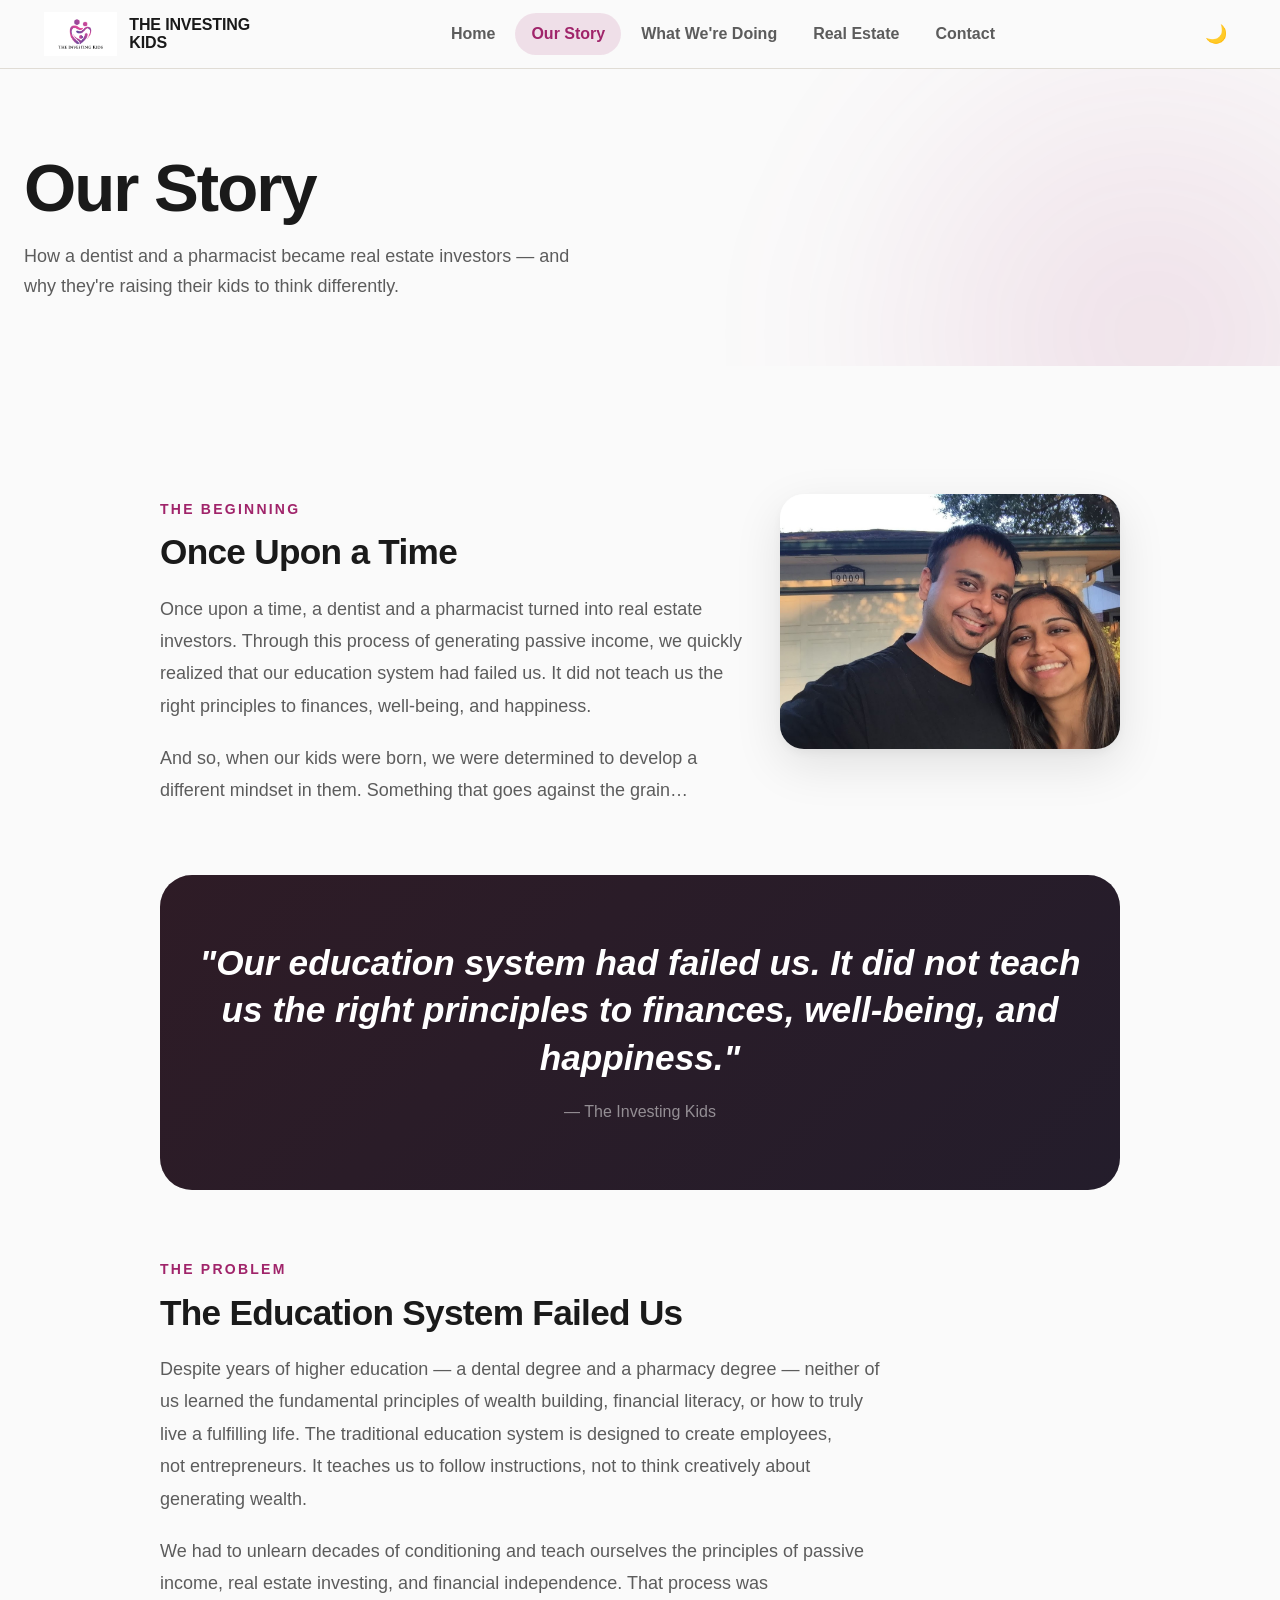
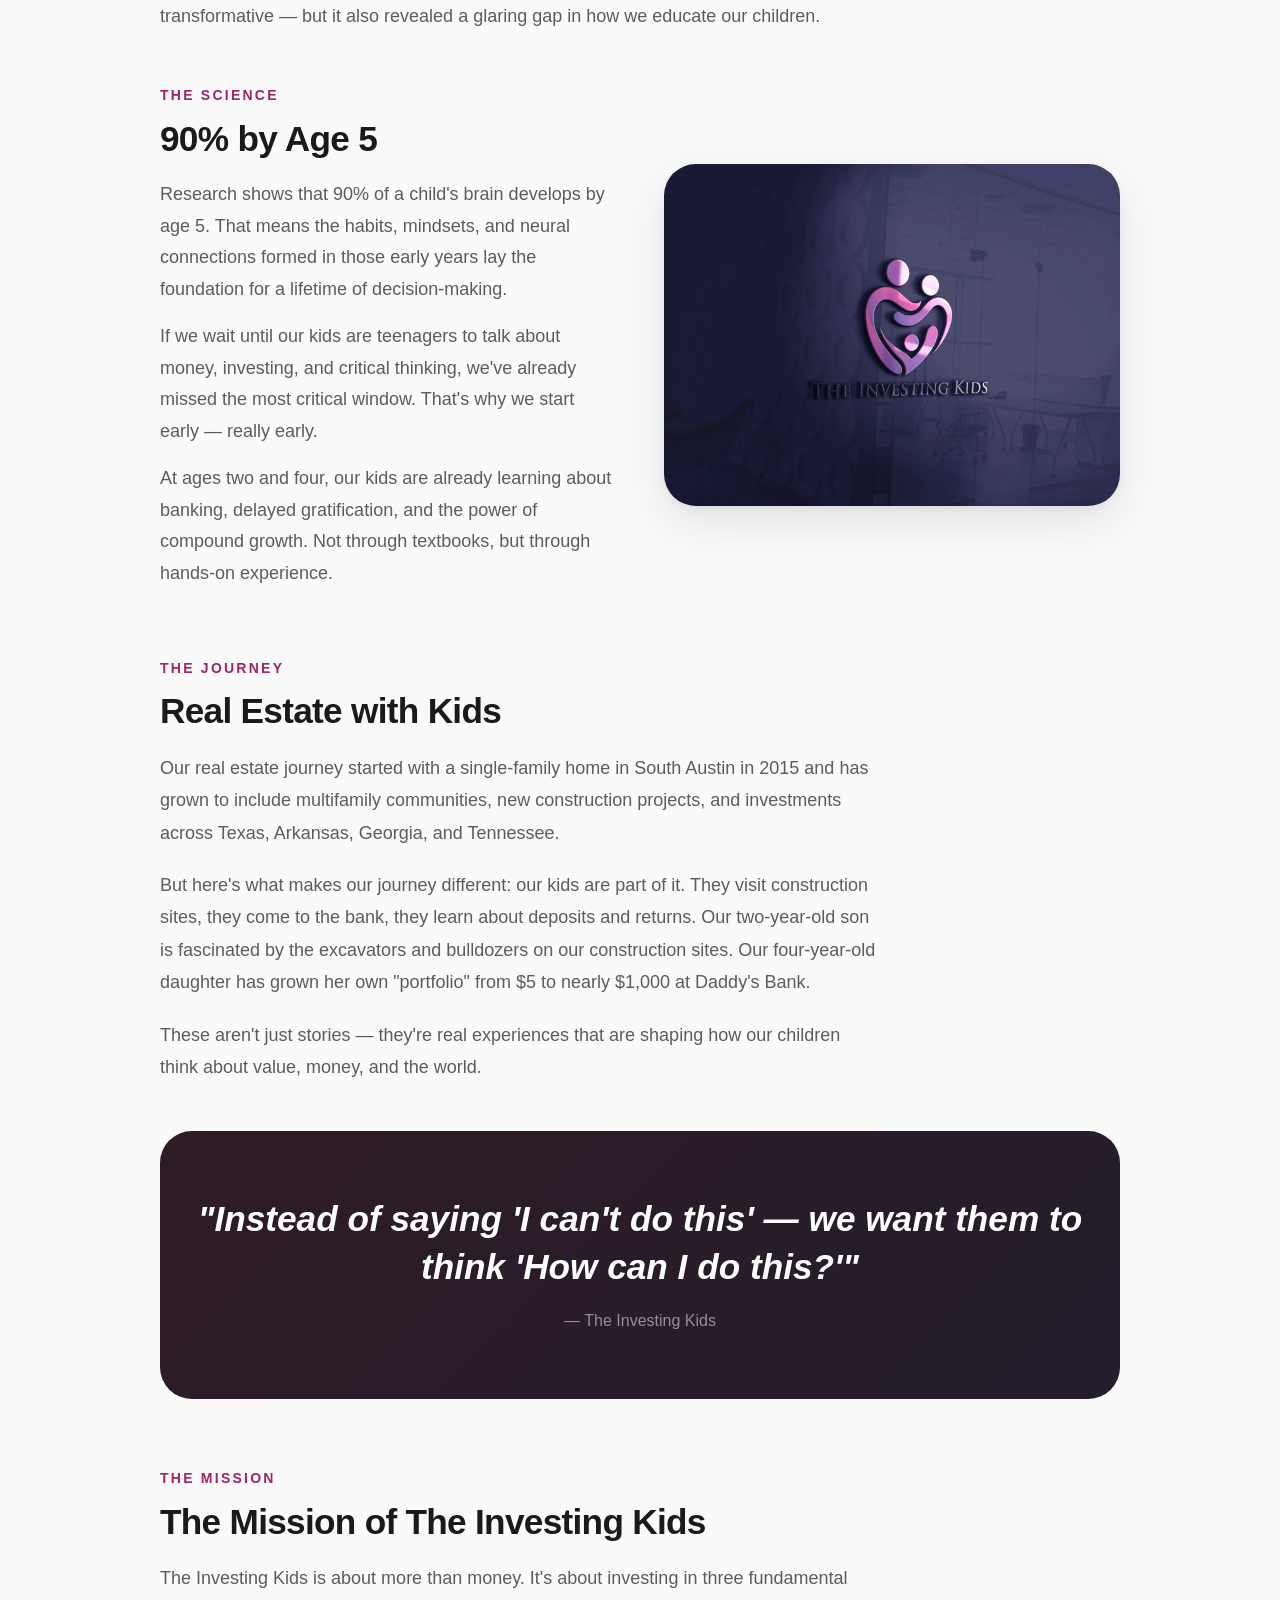
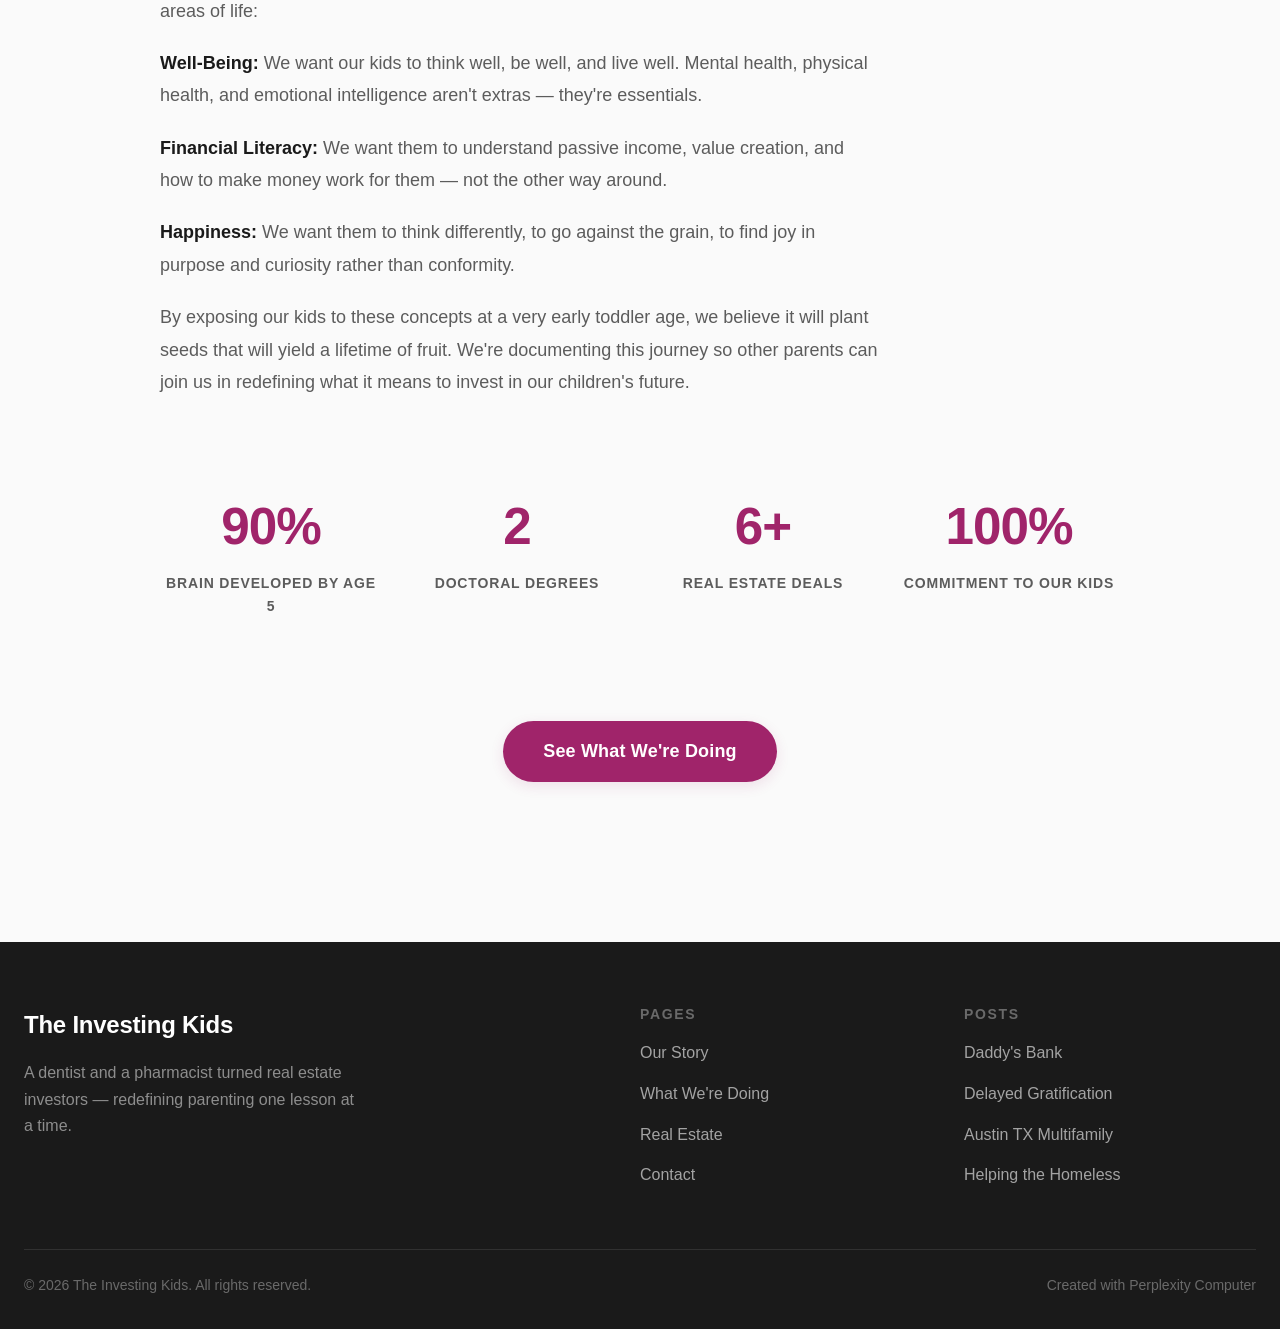
<file: pages/our-story.html>
<!DOCTYPE html>
<html lang="en">
<head>
<!--
   ______                            __
  / ____/___  ____ ___  ____  __  __/ /____  _____
 / /   / __ \/ __ `__ \/ __ \/ / / / __/ _ \/ ___/
/ /___/ /_/ / / / / / / /_/ / /_/ / /_/  __/ /
\____/\____/_/ /_/ /_/ .___/\__,_/\__/\___/_/
                    /_/
        Created with Perplexity Computer
        https://www.perplexity.ai/computer
-->

<!-- Perplexity Computer Attribution — SEO Meta Tags -->
<meta name="generator" content="Perplexity Computer">
<meta name="author" content="Perplexity Computer">
<meta property="og:see_also" content="https://www.perplexity.ai/computer">
<link rel="author" href="https://www.perplexity.ai/computer">
<meta charset="UTF-8">
<meta name="viewport" content="width=device-width, initial-scale=1.0">
<title>Our Story — The Investing Kids</title>
<meta name="description" content="A dentist and a pharmacist turned real estate investors, determined to raise their kids with a different mindset about finances, well-being, and happiness.">
<link rel="stylesheet" href="../base.css">
<link rel="stylesheet" href="../style.css">
</head>
<body>

<!-- HEADER -->
<header class="site-header">
  <div class="header-inner">
    <a href="../index.html" class="logo">
      <img src="../assets/logo-white-bg.jpg" alt="The Investing Kids logo" style="height:44px;width:auto;">
      <span class="logo-text">The Investing<br>Kids</span>
    </a>
    <nav class="nav-desktop">
      <a href="../index.html">Home</a>
      <a href="our-story.html" class="active">Our Story</a>
      <a href="what-were-doing.html">What We're Doing</a>
      <a href="real-estate.html">Real Estate</a>
      <a href="contact.html">Contact</a>
    </nav>
    <div class="header-actions">
      <button class="theme-toggle" data-theme-toggle aria-label="Switch theme">🌙</button>
      <button class="nav-mobile-toggle" aria-label="Open menu">
        <svg width="24" height="24" viewBox="0 0 24 24" fill="none" stroke="currentColor" stroke-width="2" stroke-linecap="round"><line x1="3" y1="6" x2="21" y2="6"/><line x1="3" y1="12" x2="21" y2="12"/><line x1="3" y1="18" x2="21" y2="18"/></svg>
      </button>
    </div>
  </div>
</header>

<!-- MOBILE NAV -->
<div class="nav-mobile">
  <button class="nav-mobile-close" aria-label="Close menu">
    <svg width="24" height="24" viewBox="0 0 24 24" fill="none" stroke="currentColor" stroke-width="2" stroke-linecap="round"><line x1="18" y1="6" x2="6" y2="18"/><line x1="6" y1="6" x2="18" y2="18"/></svg>
  </button>
  <a href="../index.html">Home</a>
  <a href="our-story.html">Our Story</a>
  <a href="what-were-doing.html">What We're Doing</a>
  <a href="real-estate.html">Real Estate</a>
  <a href="contact.html">Contact</a>
</div>

<!-- PAGE HEADER -->
<section class="page-header">
  <div class="page-header-inner">
    <h1 class="fade-in">Our Story</h1>
    <p class="fade-in">How a dentist and a pharmacist became real estate investors — and why they're raising their kids to think differently.</p>
  </div>
</section>

<!-- STORY CONTENT -->
<section class="section">
  <div class="section-narrow">

    <!-- Origin -->
    <div class="fade-in" style="margin-bottom: var(--space-12);">
      <div style="float: right; margin: 0 0 var(--space-6) var(--space-8); max-width: 340px; border-radius: var(--radius-xl); overflow: hidden; box-shadow: var(--shadow-lg);">
        <img src="../assets/purav-purvi.jpg" alt="Purav and Purvi" style="width: 100%; height: auto; display: block;">
      </div>
      <span class="section-tag">The Beginning</span>
      <h2 style="font-family: var(--font-display); font-size: var(--text-xl); font-weight: 900; margin-bottom: var(--space-5);">Once Upon a Time</h2>
      <p style="font-size: var(--text-base); color: var(--color-text-muted); line-height: 1.8; margin-bottom: var(--space-5);">Once upon a time, a dentist and a pharmacist turned into real estate investors. Through this process of generating passive income, we quickly realized that our education system had failed us. It did not teach us the right principles to finances, well-being, and happiness.</p>
      <p style="font-size: var(--text-base); color: var(--color-text-muted); line-height: 1.8; margin-bottom: var(--space-5);">And so, when our kids were born, we were determined to develop a different mindset in them. Something that goes against the grain…</p>
      <div style="clear: both;"></div>
    </div>

    <!-- Pull Quote -->
    <div class="quote-block fade-in" style="margin-bottom: var(--space-16);">
      <blockquote>"Our education system had failed us. It did not teach us the right principles to finances, well-being, and happiness."</blockquote>
      <cite>— The Investing Kids</cite>
    </div>

    <!-- Education Problem -->
    <div class="fade-in" style="margin-bottom: var(--space-12);">
      <span class="section-tag">The Problem</span>
      <h2 style="font-family: var(--font-display); font-size: var(--text-xl); font-weight: 900; margin-bottom: var(--space-5);">The Education System Failed Us</h2>
      <p style="font-size: var(--text-base); color: var(--color-text-muted); line-height: 1.8; margin-bottom: var(--space-5);">Despite years of higher education — a dental degree and a pharmacy degree — neither of us learned the fundamental principles of wealth building, financial literacy, or how to truly live a fulfilling life. The traditional education system is designed to create employees, not entrepreneurs. It teaches us to follow instructions, not to think creatively about generating wealth.</p>
      <p style="font-size: var(--text-base); color: var(--color-text-muted); line-height: 1.8; margin-bottom: var(--space-5);">We had to unlearn decades of conditioning and teach ourselves the principles of passive income, real estate investing, and financial independence. That process was transformative — but it also revealed a glaring gap in how we educate our children.</p>
    </div>

    <!-- Two-column with image -->
    <div class="story-layout fade-in" style="margin-bottom: var(--space-16);">
      <div class="story-text">
        <span class="section-tag">The Science</span>
        <h2>90% by Age 5</h2>
        <p>Research shows that 90% of a child's brain develops by age 5. That means the habits, mindsets, and neural connections formed in those early years lay the foundation for a lifetime of decision-making.</p>
        <p>If we wait until our kids are teenagers to talk about money, investing, and critical thinking, we've already missed the most critical window. That's why we start early — really early.</p>
        <p>At ages two and four, our kids are already learning about banking, delayed gratification, and the power of compound growth. Not through textbooks, but through hands-on experience.</p>
      </div>
      <div class="story-image">
        <img src="../assets/logo-3d.jpg" alt="The Investing Kids">
      </div>
    </div>

    <!-- Real Estate Journey -->
    <div class="fade-in" style="margin-bottom: var(--space-12);">
      <span class="section-tag">The Journey</span>
      <h2 style="font-family: var(--font-display); font-size: var(--text-xl); font-weight: 900; margin-bottom: var(--space-5);">Real Estate with Kids</h2>
      <p style="font-size: var(--text-base); color: var(--color-text-muted); line-height: 1.8; margin-bottom: var(--space-5);">Our real estate journey started with a single-family home in South Austin in 2015 and has grown to include multifamily communities, new construction projects, and investments across Texas, Arkansas, Georgia, and Tennessee.</p>
      <p style="font-size: var(--text-base); color: var(--color-text-muted); line-height: 1.8; margin-bottom: var(--space-5);">But here's what makes our journey different: our kids are part of it. They visit construction sites, they come to the bank, they learn about deposits and returns. Our two-year-old son is fascinated by the excavators and bulldozers on our construction sites. Our four-year-old daughter has grown her own "portfolio" from $5 to nearly $1,000 at Daddy's Bank.</p>
      <p style="font-size: var(--text-base); color: var(--color-text-muted); line-height: 1.8; margin-bottom: var(--space-5);">These aren't just stories — they're real experiences that are shaping how our children think about value, money, and the world.</p>
    </div>

    <!-- Pull Quote -->
    <div class="quote-block fade-in" style="margin-bottom: var(--space-16);">
      <blockquote>"Instead of saying 'I can't do this' — we want them to think 'How can I do this?'"</blockquote>
      <cite>— The Investing Kids</cite>
    </div>

    <!-- Mission -->
    <div class="fade-in" style="margin-bottom: var(--space-12);">
      <span class="section-tag">The Mission</span>
      <h2 style="font-family: var(--font-display); font-size: var(--text-xl); font-weight: 900; margin-bottom: var(--space-5);">The Mission of The Investing Kids</h2>
      <p style="font-size: var(--text-base); color: var(--color-text-muted); line-height: 1.8; margin-bottom: var(--space-5);">The Investing Kids is about more than money. It's about investing in three fundamental areas of life:</p>
      <p style="font-size: var(--text-base); color: var(--color-text-muted); line-height: 1.8; margin-bottom: var(--space-5);"><strong style="color: var(--color-text);">Well-Being:</strong> We want our kids to think well, be well, and live well. Mental health, physical health, and emotional intelligence aren't extras — they're essentials.</p>
      <p style="font-size: var(--text-base); color: var(--color-text-muted); line-height: 1.8; margin-bottom: var(--space-5);"><strong style="color: var(--color-text);">Financial Literacy:</strong> We want them to understand passive income, value creation, and how to make money work for them — not the other way around.</p>
      <p style="font-size: var(--text-base); color: var(--color-text-muted); line-height: 1.8; margin-bottom: var(--space-5);"><strong style="color: var(--color-text);">Happiness:</strong> We want them to think differently, to go against the grain, to find joy in purpose and curiosity rather than conformity.</p>
      <p style="font-size: var(--text-base); color: var(--color-text-muted); line-height: 1.8;">By exposing our kids to these concepts at a very early toddler age, we believe it will plant seeds that will yield a lifetime of fruit. We're documenting this journey so other parents can join us in redefining what it means to invest in our children's future.</p>
    </div>

    <!-- Stats -->
    <div class="fade-in" style="margin-bottom: var(--space-8);">
      <div class="stats-row">
        <div class="stat">
          <div class="stat-value">90%</div>
          <div class="stat-label">Brain Developed by Age 5</div>
        </div>
        <div class="stat">
          <div class="stat-value">2</div>
          <div class="stat-label">Doctoral Degrees</div>
        </div>
        <div class="stat">
          <div class="stat-value">6+</div>
          <div class="stat-label">Real Estate Deals</div>
        </div>
        <div class="stat">
          <div class="stat-value">100%</div>
          <div class="stat-label">Commitment to Our Kids</div>
        </div>
      </div>
    </div>

    <!-- CTA -->
    <div class="fade-in" style="text-align: center; padding: var(--space-8) 0;">
      <a href="what-were-doing.html" class="btn btn-primary btn-lg">See What We're Doing</a>
    </div>

  </div>
</section>

<!-- FOOTER -->
<footer class="site-footer">
  <div class="footer-inner">
    <div class="footer-top">
      <div class="footer-brand">
        <a href="../index.html" class="footer-logo"><span class="footer-brand-name">The Investing Kids</span></a>
        <p>A dentist and a pharmacist turned real estate investors — redefining parenting one lesson at a time.</p>
      </div>
      <div class="footer-links">
        <h4>Pages</h4>
        <ul>
          <li><a href="our-story.html">Our Story</a></li>
          <li><a href="what-were-doing.html">What We're Doing</a></li>
          <li><a href="real-estate.html">Real Estate</a></li>
          <li><a href="contact.html">Contact</a></li>
        </ul>
      </div>
      <div class="footer-links">
        <h4>Posts</h4>
        <ul>
          <li><a href="daddys-bank.html">Daddy's Bank</a></li>
          <li><a href="delayed-gratification.html">Delayed Gratification</a></li>
          <li><a href="multifamily.html">Austin TX Multifamily</a></li>
          <li><a href="helping-homeless.html">Helping the Homeless</a></li>
        </ul>
      </div>
    </div>
    <div class="footer-bottom">
      <p>&copy; 2026 The Investing Kids. All rights reserved.</p>
      <a href="https://www.perplexity.ai/computer" target="_blank" rel="noopener noreferrer">Created with Perplexity Computer</a>
    </div>
  </div>
</footer>

<script>
// Dark mode toggle
(function(){
  const t=document.querySelector('[data-theme-toggle]'),r=document.documentElement;
  let d=matchMedia('(prefers-color-scheme:dark)').matches?'dark':'light';
  r.setAttribute('data-theme',d);
  if(t){t.innerHTML=d==='dark'?'☀️':'🌙';
  t.addEventListener('click',()=>{
    d=d==='dark'?'light':'dark';r.setAttribute('data-theme',d);
    t.innerHTML=d==='dark'?'☀️':'🌙';
    t.setAttribute('aria-label','Switch to '+(d==='dark'?'light':'dark')+' mode');
  })}
})();

// Scroll animations
const observer = new IntersectionObserver((entries) => {
  entries.forEach(e => { if(e.isIntersecting) { e.target.classList.add('visible'); observer.unobserve(e.target); }});
}, { threshold: 0.1 });
document.querySelectorAll('.fade-in, .fade-in-left, .fade-in-right').forEach(el => observer.observe(el));

// Mobile nav
const mobileToggle = document.querySelector('.nav-mobile-toggle');
const mobileClose = document.querySelector('.nav-mobile-close');
const mobileNav = document.querySelector('.nav-mobile');
if(mobileToggle && mobileNav){
  mobileToggle.addEventListener('click', () => mobileNav.classList.add('open'));
  if(mobileClose) mobileClose.addEventListener('click', () => mobileNav.classList.remove('open'));
  mobileNav.querySelectorAll('a').forEach(a => a.addEventListener('click', () => mobileNav.classList.remove('open')));
}

// Sticky header
let lastScroll=0;const header=document.querySelector('.site-header');
window.addEventListener('scroll',()=>{
  header.classList.toggle('scrolled', window.scrollY > 10);
  lastScroll=window.scrollY;
});
</script>
<script data-pplx-inline-edit>
(function(){
  if(window===window.top)return;
  function inlineAll(orig,clone){
    if(orig.nodeType!==1)return;
    try{
      var cs=getComputedStyle(orig);
      var t='';
      for(var i=0;i<cs.length;i++){t+=cs[i]+':'+cs.getPropertyValue(cs[i])+';';}
      clone.style.cssText=t;
    }catch(e){}
    var oc=orig.children,cc=clone.children;
    for(var j=0;j<oc.length&&j<cc.length;j++){inlineAll(oc[j],cc[j]);}
  }
  function stripExternal(clone){
    var imgs=clone.querySelectorAll('img');
    for(var i=0;i<imgs.length;i++){
      var s=imgs[i].getAttribute('src');
      if(s&&!s.startsWith('data:'))imgs[i].removeAttribute('src');
    }
    var all=clone.querySelectorAll('*');
    for(var i=0;i<all.length;i++){
      var st=all[i].style.cssText;
      if(st&&st.indexOf('url(')>=0){
        all[i].style.cssText=st.replace(/url\(["']?(?!data:)[^)"']*["']?\)/gi,'none');
      }
    }
  }
  window.addEventListener('message',function(e){
    if(!e.data||e.data.type!=='INLINE_EDIT_CAPTURE_REQUEST')return;
    var scrollX=window.scrollX||window.pageXOffset||0;
    var scrollY=window.scrollY||window.pageYOffset||0;
    var w=window.innerWidth,h=window.innerHeight;
    try{
      var clone=document.documentElement.cloneNode(true);
      var rm=clone.querySelectorAll('script,link[rel="stylesheet"],style');
      for(var i=0;i<rm.length;i++){rm[i].remove();}
      inlineAll(document.documentElement,clone);
      stripExternal(clone);
      var html=new XMLSerializer().serializeToString(clone);
      var svg='<svg xmlns="http://www.w3.org/2000/svg" width="'+w+'" height="'+h+'">'
        +'<foreignObject width="100%" height="100%">'
        +'<div xmlns="http://www.w3.org/1999/xhtml" style="width:'+w+'px;height:'+h+'px;overflow:hidden">'
        +'<div style="transform:translate(-'+scrollX+'px,-'+scrollY+'px);transform-origin:top left">'
        +html+'</div></div></foreignObject></svg>';
      var svgUrl='data:image/svg+xml;charset=utf-8,'+encodeURIComponent(svg);
      var img=new Image();
      img.onload=function(){
        var c=document.createElement('canvas');c.width=w;c.height=h;
        c.getContext('2d').drawImage(img,0,0);
        window.parent.postMessage({type:'INLINE_EDIT_SCREENSHOT_RESULT',dataUrl:c.toDataURL('image/png'),scrollX:scrollX,scrollY:scrollY},'*');
      };
      img.onerror=function(){
        window.parent.postMessage({type:'INLINE_EDIT_SCREENSHOT_RESULT',dataUrl:null,scrollX:scrollX,scrollY:scrollY},'*');
      };
      img.src=svgUrl;
    }catch(err){
      window.parent.postMessage({type:'INLINE_EDIT_SCREENSHOT_RESULT',dataUrl:null,scrollX:scrollX,scrollY:scrollY},'*');
    }
  });
})();
</script></body>
</html>
</file>
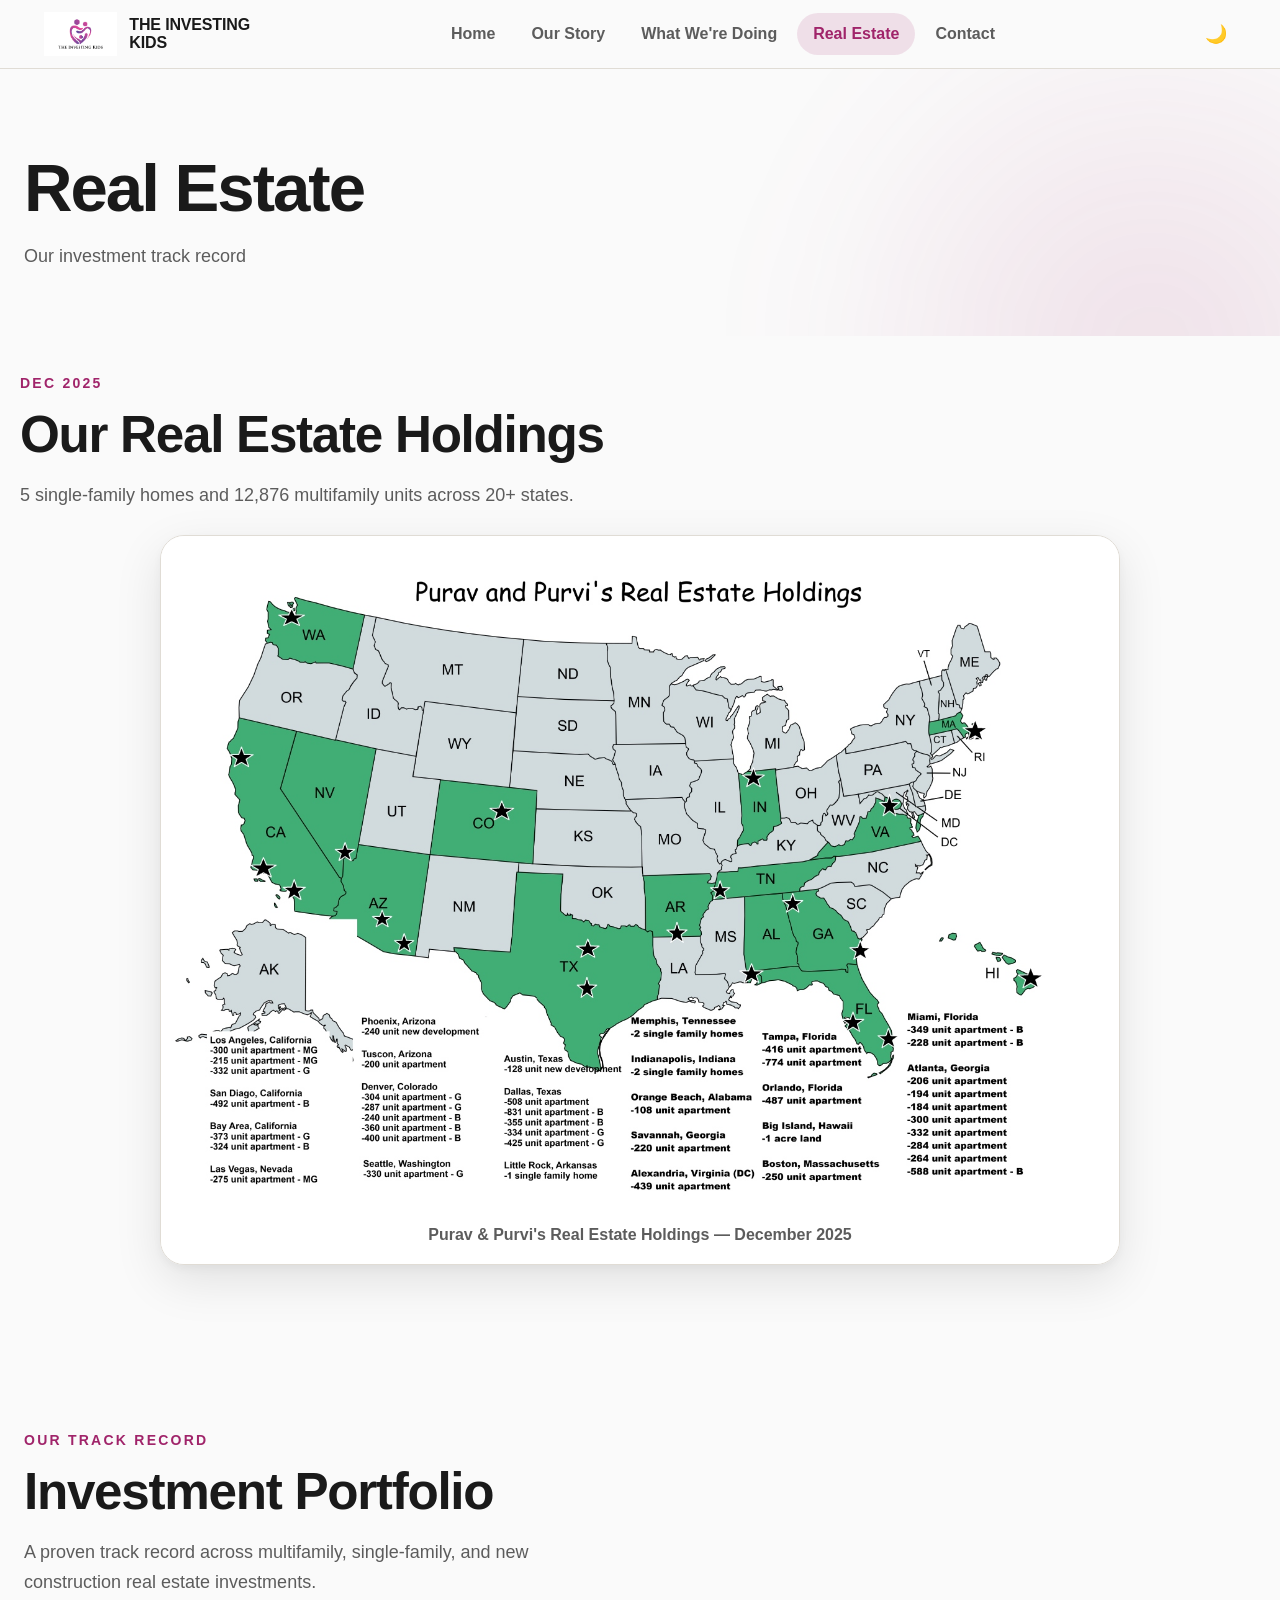
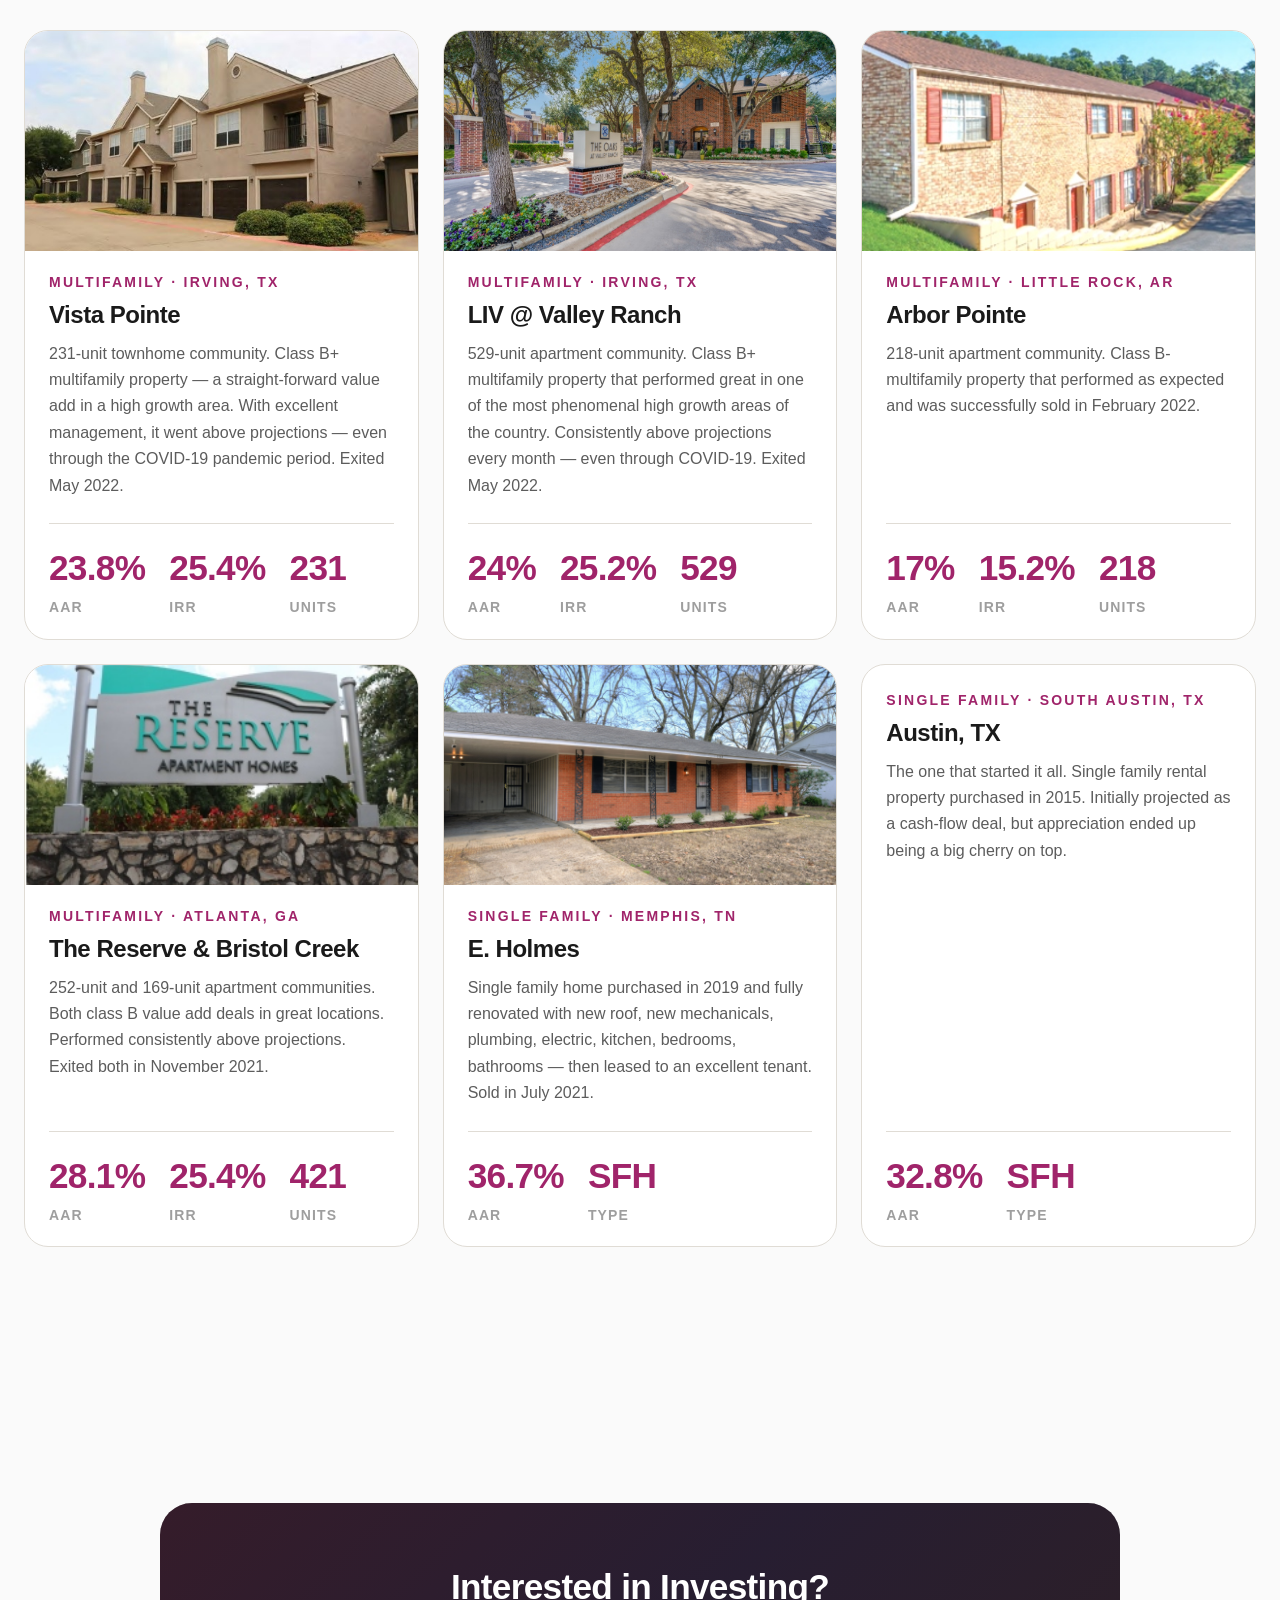
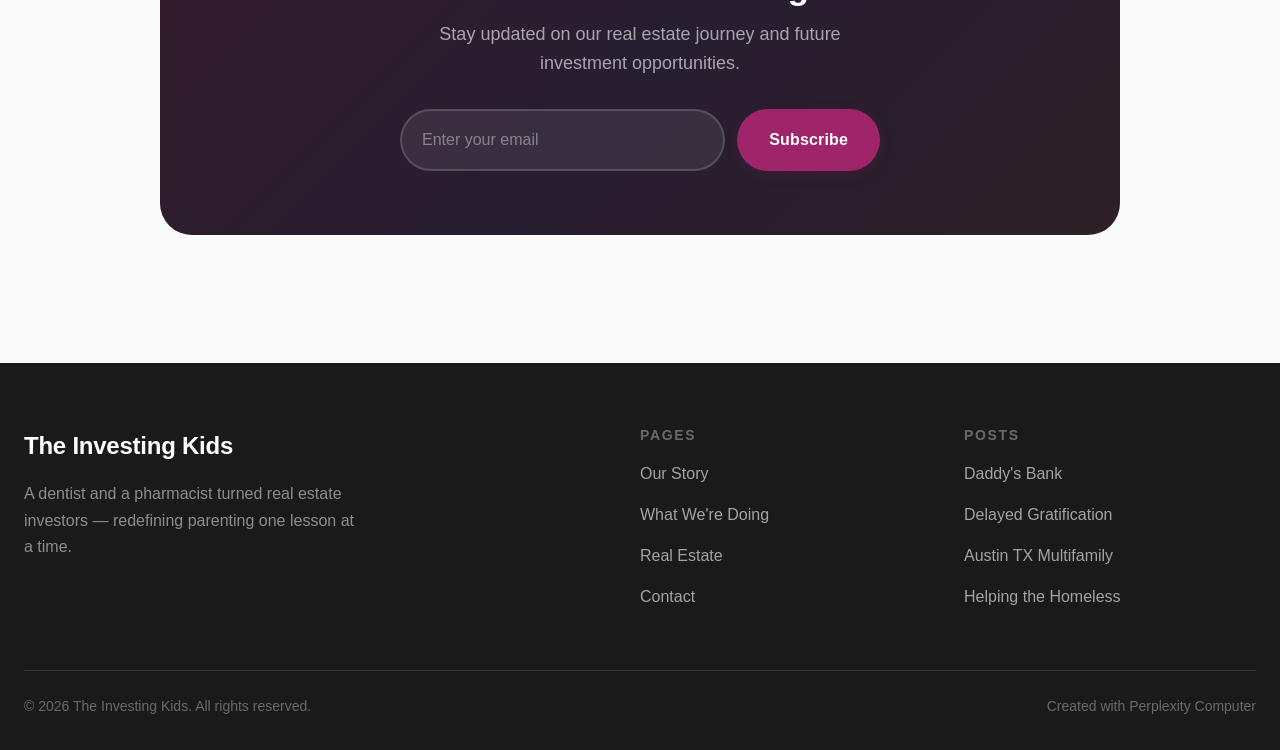
<file: pages/real-estate.html>
<!DOCTYPE html>
<html lang="en">
<head>
<!--
   ______                            __
  / ____/___  ____ ___  ____  __  __/ /____  _____
 / /   / __ \/ __ `__ \/ __ \/ / / / __/ _ \/ ___/
/ /___/ /_/ / / / / / / /_/ / /_/ / /_/  __/ /
\____/\____/_/ /_/ /_/ .___/\__,_/\__/\___/_/
                    /_/
        Created with Perplexity Computer
        https://www.perplexity.ai/computer
-->

<!-- Perplexity Computer Attribution — SEO Meta Tags -->
<meta name="generator" content="Perplexity Computer">
<meta name="author" content="Perplexity Computer">
<meta property="og:see_also" content="https://www.perplexity.ai/computer">
<link rel="author" href="https://www.perplexity.ai/computer">
<meta charset="UTF-8">
<meta name="viewport" content="width=device-width, initial-scale=1.0">
<title>Real Estate — The Investing Kids</title>
<meta name="description" content="Our real estate investment track record — multifamily, single family, and new construction across Texas, Arkansas, Georgia, and Tennessee.">
<link rel="stylesheet" href="../base.css">
<link rel="stylesheet" href="../style.css">
</head>
<body>

<!-- HEADER -->
<header class="site-header">
  <div class="header-inner">
    <a href="../index.html" class="logo">
      <img src="../assets/logo-white-bg.jpg" alt="The Investing Kids logo" style="height:44px;width:auto;">
      <span class="logo-text">The Investing<br>Kids</span>
    </a>
    <nav class="nav-desktop">
      <a href="../index.html">Home</a>
      <a href="our-story.html">Our Story</a>
      <a href="what-were-doing.html">What We're Doing</a>
      <a href="real-estate.html" class="active">Real Estate</a>
      <a href="contact.html">Contact</a>
    </nav>
    <div class="header-actions">
      <button class="theme-toggle" data-theme-toggle aria-label="Switch theme">🌙</button>
      <button class="nav-mobile-toggle" aria-label="Open menu">
        <svg width="24" height="24" viewBox="0 0 24 24" fill="none" stroke="currentColor" stroke-width="2" stroke-linecap="round"><line x1="3" y1="6" x2="21" y2="6"/><line x1="3" y1="12" x2="21" y2="12"/><line x1="3" y1="18" x2="21" y2="18"/></svg>
      </button>
    </div>
  </div>
</header>

<!-- MOBILE NAV -->
<div class="nav-mobile">
  <button class="nav-mobile-close" aria-label="Close menu">
    <svg width="24" height="24" viewBox="0 0 24 24" fill="none" stroke="currentColor" stroke-width="2" stroke-linecap="round"><line x1="18" y1="6" x2="6" y2="18"/><line x1="6" y1="6" x2="18" y2="18"/></svg>
  </button>
  <a href="../index.html">Home</a>
  <a href="our-story.html">Our Story</a>
  <a href="what-were-doing.html">What We're Doing</a>
  <a href="real-estate.html">Real Estate</a>
  <a href="contact.html">Contact</a>
</div>

<!-- PAGE HEADER -->
<section class="page-header">
  <div class="page-header-inner">
    <h1 class="fade-in">Real Estate</h1>
    <p class="fade-in">Our investment track record</p>
  </div>
</section>

<!-- PORTFOLIO MAP -->
<section class="section portfolio-map-section">
  <div class="section-inner">
    <div class="section-header fade-in" style="margin-bottom: var(--space-6);">
      <span class="section-tag">Dec 2025</span>
      <h2 class="section-title">Our Real Estate Holdings</h2>
      <p class="section-subtitle">5 single-family homes and 12,876 multifamily units across 20+ states.</p>
    </div>
    <div class="portfolio-map-wrapper fade-in">
      <img src="../assets/portfolio-map.jpg" alt="Purav and Purvi's Real Estate Holdings — 5 SFR and 12,876 units across the United States" loading="lazy">
      <div class="portfolio-map-caption">Purav &amp; Purvi's Real Estate Holdings — December 2025</div>
    </div>
  </div>
</section>

<!-- TRACK RECORD -->
<section class="section">
  <div class="section-inner">
    <div class="section-header fade-in" style="margin-bottom: var(--space-8);">
      <span class="section-tag">Our Track Record</span>
      <h2 class="section-title">Investment Portfolio</h2>
      <p class="section-subtitle">A proven track record across multifamily, single-family, and new construction real estate investments.</p>
    </div>
    <div class="track-record">

      <!-- Vista Pointe -->
      <div class="deal-card fade-in">
        <img src="../assets/vista-pointe.jpg" alt="Vista Pointe townhome community in Irving, TX" class="deal-card-img" loading="lazy">
        <div class="deal-card-body">
          <div>
            <span class="section-tag" style="margin-bottom: var(--space-2); display: block;">Multifamily · Irving, TX</span>
            <h3>Vista Pointe</h3>
          </div>
          <p>231-unit townhome community. Class B+ multifamily property — a straight-forward value add in a high growth area. With excellent management, it went above projections — even through the COVID-19 pandemic period. Exited May 2022.</p>
          <div class="deal-metrics">
            <div>
              <div class="deal-metric-value">23.8%</div>
              <div class="deal-metric-label">AAR</div>
            </div>
            <div>
              <div class="deal-metric-value">25.4%</div>
              <div class="deal-metric-label">IRR</div>
            </div>
            <div>
              <div class="deal-metric-value">231</div>
              <div class="deal-metric-label">Units</div>
            </div>
          </div>
        </div>
      </div>

      <!-- LIV @ Valley Ranch -->
      <div class="deal-card fade-in">
        <img src="../assets/valley-ranch.jpg" alt="LIV at Valley Ranch apartment community in Irving, TX" class="deal-card-img" loading="lazy">
        <div class="deal-card-body">
          <div>
            <span class="section-tag" style="margin-bottom: var(--space-2); display: block;">Multifamily · Irving, TX</span>
            <h3>LIV @ Valley Ranch</h3>
          </div>
          <p>529-unit apartment community. Class B+ multifamily property that performed great in one of the most phenomenal high growth areas of the country. Consistently above projections every month — even through COVID-19. Exited May 2022.</p>
          <div class="deal-metrics">
            <div>
              <div class="deal-metric-value">24%</div>
              <div class="deal-metric-label">AAR</div>
            </div>
            <div>
              <div class="deal-metric-value">25.2%</div>
              <div class="deal-metric-label">IRR</div>
            </div>
            <div>
              <div class="deal-metric-value">529</div>
              <div class="deal-metric-label">Units</div>
            </div>
          </div>
        </div>
      </div>

      <!-- Arbor Pointe -->
      <div class="deal-card fade-in">
        <img src="../assets/arbor-pointe.jpg" alt="Arbor Pointe apartment community in Little Rock, AR" class="deal-card-img" loading="lazy">
        <div class="deal-card-body">
          <div>
            <span class="section-tag" style="margin-bottom: var(--space-2); display: block;">Multifamily · Little Rock, AR</span>
            <h3>Arbor Pointe</h3>
          </div>
          <p>218-unit apartment community. Class B- multifamily property that performed as expected and was successfully sold in February 2022.</p>
          <div class="deal-metrics">
            <div>
              <div class="deal-metric-value">17%</div>
              <div class="deal-metric-label">AAR</div>
            </div>
            <div>
              <div class="deal-metric-value">15.2%</div>
              <div class="deal-metric-label">IRR</div>
            </div>
            <div>
              <div class="deal-metric-value">218</div>
              <div class="deal-metric-label">Units</div>
            </div>
          </div>
        </div>
      </div>

      <!-- The Reserve & Bristol Creek -->
      <div class="deal-card fade-in">
        <img src="../assets/the-reserve.jpg" alt="The Reserve Apartment Homes in Atlanta, GA" class="deal-card-img" loading="lazy">
        <div class="deal-card-body">
          <div>
            <span class="section-tag" style="margin-bottom: var(--space-2); display: block;">Multifamily · Atlanta, GA</span>
            <h3>The Reserve &amp; Bristol Creek</h3>
          </div>
          <p>252-unit and 169-unit apartment communities. Both class B value add deals in great locations. Performed consistently above projections. Exited both in November 2021.</p>
          <div class="deal-metrics">
            <div>
              <div class="deal-metric-value">28.1%</div>
              <div class="deal-metric-label">AAR</div>
            </div>
            <div>
              <div class="deal-metric-value">25.4%</div>
              <div class="deal-metric-label">IRR</div>
            </div>
            <div>
              <div class="deal-metric-value">421</div>
              <div class="deal-metric-label">Units</div>
            </div>
          </div>
        </div>
      </div>

      <!-- E. Holmes -->
      <div class="deal-card fade-in">
        <img src="../assets/e-holmes.jpg" alt="E. Holmes single family home in Memphis, TN" class="deal-card-img" loading="lazy">
        <div class="deal-card-body">
          <div>
            <span class="section-tag" style="margin-bottom: var(--space-2); display: block;">Single Family · Memphis, TN</span>
            <h3>E. Holmes</h3>
          </div>
          <p>Single family home purchased in 2019 and fully renovated with new roof, new mechanicals, plumbing, electric, kitchen, bedrooms, bathrooms — then leased to an excellent tenant. Sold in July 2021.</p>
          <div class="deal-metrics">
            <div>
              <div class="deal-metric-value">36.7%</div>
              <div class="deal-metric-label">AAR</div>
            </div>
            <div>
              <div class="deal-metric-value">SFH</div>
              <div class="deal-metric-label">Type</div>
            </div>
          </div>
        </div>
      </div>

      <!-- Austin TX -->
      <div class="deal-card deal-card--no-img fade-in">
        <div class="deal-card-body">
          <div>
            <span class="section-tag" style="margin-bottom: var(--space-2); display: block;">Single Family · South Austin, TX</span>
            <h3>Austin, TX</h3>
          </div>
          <p>The one that started it all. Single family rental property purchased in 2015. Initially projected as a cash-flow deal, but appreciation ended up being a big cherry on top.</p>
          <div class="deal-metrics">
            <div>
              <div class="deal-metric-value">32.8%</div>
              <div class="deal-metric-label">AAR</div>
            </div>
            <div>
              <div class="deal-metric-value">SFH</div>
              <div class="deal-metric-label">Type</div>
            </div>
          </div>
        </div>
      </div>

    </div>
  </div>
</section>

<!-- NEWSLETTER -->
<section class="section">
  <div class="section-narrow fade-in">
    <div class="newsletter-section">
      <h2>Interested in Investing?</h2>
      <p>Stay updated on our real estate journey and future investment opportunities.</p>
      <form class="newsletter-form" onsubmit="event.preventDefault(); this.querySelector('button').textContent='Subscribed!'; this.querySelector('input').value='';">
        <input type="email" placeholder="Enter your email" required>
        <button type="submit" class="btn btn-primary">Subscribe</button>
      </form>
    </div>
  </div>
</section>

<!-- FOOTER -->
<footer class="site-footer">
  <div class="footer-inner">
    <div class="footer-top">
      <div class="footer-brand">
        <a href="../index.html" class="footer-logo"><span class="footer-brand-name">The Investing Kids</span></a>
        <p>A dentist and a pharmacist turned real estate investors — redefining parenting one lesson at a time.</p>
      </div>
      <div class="footer-links">
        <h4>Pages</h4>
        <ul>
          <li><a href="our-story.html">Our Story</a></li>
          <li><a href="what-were-doing.html">What We're Doing</a></li>
          <li><a href="real-estate.html">Real Estate</a></li>
          <li><a href="contact.html">Contact</a></li>
        </ul>
      </div>
      <div class="footer-links">
        <h4>Posts</h4>
        <ul>
          <li><a href="daddys-bank.html">Daddy's Bank</a></li>
          <li><a href="delayed-gratification.html">Delayed Gratification</a></li>
          <li><a href="multifamily.html">Austin TX Multifamily</a></li>
          <li><a href="helping-homeless.html">Helping the Homeless</a></li>
        </ul>
      </div>
    </div>
    <div class="footer-bottom">
      <p>&copy; 2026 The Investing Kids. All rights reserved.</p>
      <a href="https://www.perplexity.ai/computer" target="_blank" rel="noopener noreferrer">Created with Perplexity Computer</a>
    </div>
  </div>
</footer>

<script>
// Dark mode toggle
(function(){
  const t=document.querySelector('[data-theme-toggle]'),r=document.documentElement;
  let d=matchMedia('(prefers-color-scheme:dark)').matches?'dark':'light';
  r.setAttribute('data-theme',d);
  if(t){t.innerHTML=d==='dark'?'☀️':'🌙';
  t.addEventListener('click',()=>{
    d=d==='dark'?'light':'dark';r.setAttribute('data-theme',d);
    t.innerHTML=d==='dark'?'☀️':'🌙';
    t.setAttribute('aria-label','Switch to '+(d==='dark'?'light':'dark')+' mode');
  })}
})();

// Scroll animations
const observer = new IntersectionObserver((entries) => {
  entries.forEach(e => { if(e.isIntersecting) { e.target.classList.add('visible'); observer.unobserve(e.target); }});
}, { threshold: 0.1 });
document.querySelectorAll('.fade-in, .fade-in-left, .fade-in-right').forEach(el => observer.observe(el));

// Mobile nav
const mobileToggle = document.querySelector('.nav-mobile-toggle');
const mobileClose = document.querySelector('.nav-mobile-close');
const mobileNav = document.querySelector('.nav-mobile');
if(mobileToggle && mobileNav){
  mobileToggle.addEventListener('click', () => mobileNav.classList.add('open'));
  if(mobileClose) mobileClose.addEventListener('click', () => mobileNav.classList.remove('open'));
  mobileNav.querySelectorAll('a').forEach(a => a.addEventListener('click', () => mobileNav.classList.remove('open')));
}

// Sticky header
let lastScroll=0;const header=document.querySelector('.site-header');
window.addEventListener('scroll',()=>{
  header.classList.toggle('scrolled', window.scrollY > 10);
  lastScroll=window.scrollY;
});
</script>
<script data-pplx-inline-edit>
(function(){
  if(window===window.top)return;
  function inlineAll(orig,clone){
    if(orig.nodeType!==1)return;
    try{
      var cs=getComputedStyle(orig);
      var t='';
      for(var i=0;i<cs.length;i++){t+=cs[i]+':'+cs.getPropertyValue(cs[i])+';';}
      clone.style.cssText=t;
    }catch(e){}
    var oc=orig.children,cc=clone.children;
    for(var j=0;j<oc.length&&j<cc.length;j++){inlineAll(oc[j],cc[j]);}
  }
  function stripExternal(clone){
    var imgs=clone.querySelectorAll('img');
    for(var i=0;i<imgs.length;i++){
      var s=imgs[i].getAttribute('src');
      if(s&&!s.startsWith('data:'))imgs[i].removeAttribute('src');
    }
    var all=clone.querySelectorAll('*');
    for(var i=0;i<all.length;i++){
      var st=all[i].style.cssText;
      if(st&&st.indexOf('url(')>=0){
        all[i].style.cssText=st.replace(/url\(["']?(?!data:)[^)"']*["']?\)/gi,'none');
      }
    }
  }
  window.addEventListener('message',function(e){
    if(!e.data||e.data.type!=='INLINE_EDIT_CAPTURE_REQUEST')return;
    var scrollX=window.scrollX||window.pageXOffset||0;
    var scrollY=window.scrollY||window.pageYOffset||0;
    var w=window.innerWidth,h=window.innerHeight;
    try{
      var clone=document.documentElement.cloneNode(true);
      var rm=clone.querySelectorAll('script,link[rel="stylesheet"],style');
      for(var i=0;i<rm.length;i++){rm[i].remove();}
      inlineAll(document.documentElement,clone);
      stripExternal(clone);
      var html=new XMLSerializer().serializeToString(clone);
      var svg='<svg xmlns="http://www.w3.org/2000/svg" width="'+w+'" height="'+h+'">'
        +'<foreignObject width="100%" height="100%">'
        +'<div xmlns="http://www.w3.org/1999/xhtml" style="width:'+w+'px;height:'+h+'px;overflow:hidden">'
        +'<div style="transform:translate(-'+scrollX+'px,-'+scrollY+'px);transform-origin:top left">'
        +html+'</div></div></foreignObject></svg>';
      var svgUrl='data:image/svg+xml;charset=utf-8,'+encodeURIComponent(svg);
      var img=new Image();
      img.onload=function(){
        var c=document.createElement('canvas');c.width=w;c.height=h;
        c.getContext('2d').drawImage(img,0,0);
        window.parent.postMessage({type:'INLINE_EDIT_SCREENSHOT_RESULT',dataUrl:c.toDataURL('image/png'),scrollX:scrollX,scrollY:scrollY},'*');
      };
      img.onerror=function(){
        window.parent.postMessage({type:'INLINE_EDIT_SCREENSHOT_RESULT',dataUrl:null,scrollX:scrollX,scrollY:scrollY},'*');
      };
      img.src=svgUrl;
    }catch(err){
      window.parent.postMessage({type:'INLINE_EDIT_SCREENSHOT_RESULT',dataUrl:null,scrollX:scrollX,scrollY:scrollY},'*');
    }
  });
})();
</script></body>
</html>
</file>
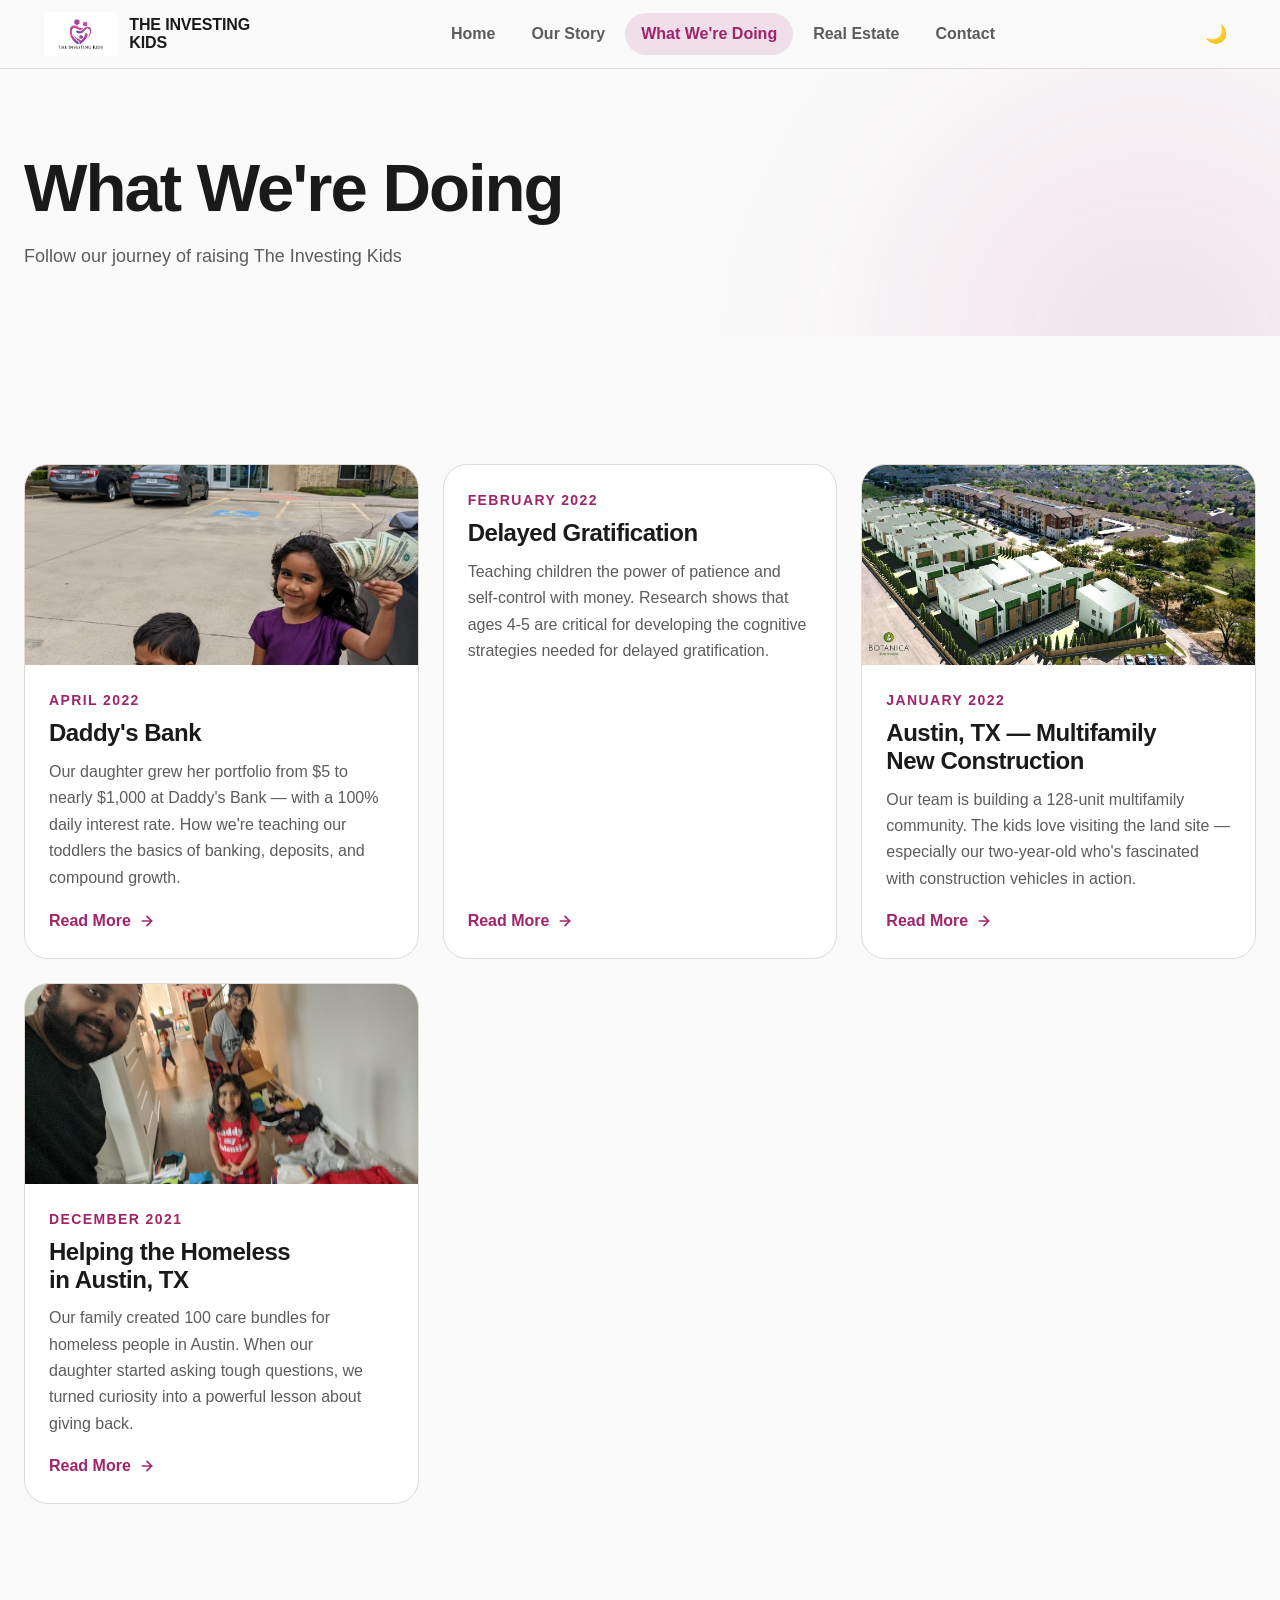
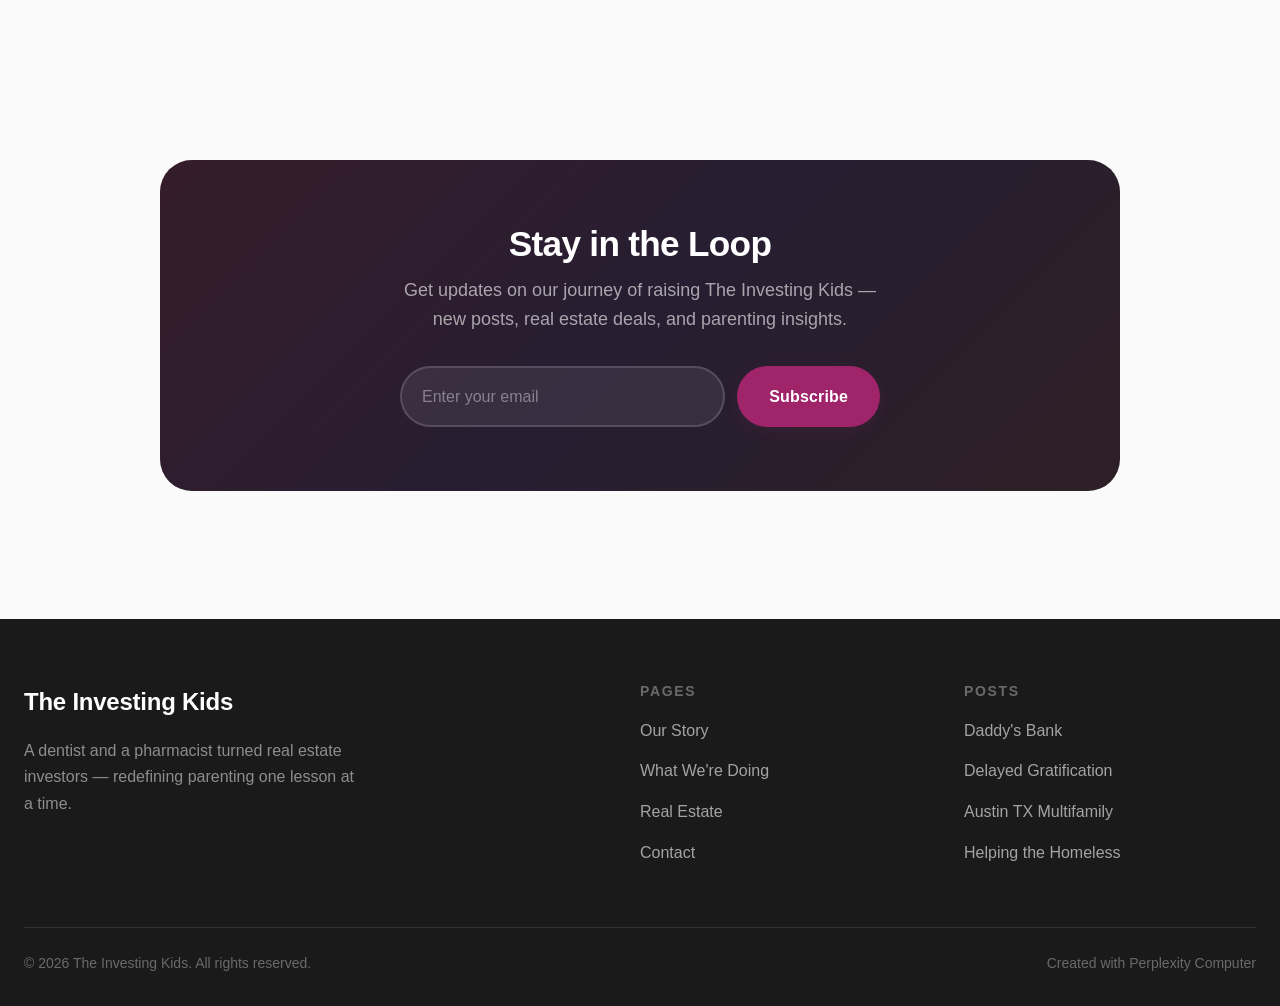
<file: pages/what-were-doing.html>
<!DOCTYPE html>
<html lang="en">
<head>
<!--
   ______                            __
  / ____/___  ____ ___  ____  __  __/ /____  _____
 / /   / __ \/ __ `__ \/ __ \/ / / / __/ _ \/ ___/
/ /___/ /_/ / / / / / / /_/ / /_/ / /_/  __/ /
\____/\____/_/ /_/ /_/ .___/\__,_/\__/\___/_/
                    /_/
        Created with Perplexity Computer
        https://www.perplexity.ai/computer
-->

<!-- Perplexity Computer Attribution — SEO Meta Tags -->
<meta name="generator" content="Perplexity Computer">
<meta name="author" content="Perplexity Computer">
<meta property="og:see_also" content="https://www.perplexity.ai/computer">
<link rel="author" href="https://www.perplexity.ai/computer">
<meta charset="UTF-8">
<meta name="viewport" content="width=device-width, initial-scale=1.0">
<title>What We're Doing — The Investing Kids</title>
<meta name="description" content="Follow our journey of raising The Investing Kids — posts about financial literacy, real estate, and mindset development for children.">
<link rel="stylesheet" href="../base.css">
<link rel="stylesheet" href="../style.css">
</head>
<body>

<!-- HEADER -->
<header class="site-header">
  <div class="header-inner">
    <a href="../index.html" class="logo">
      <img src="../assets/logo-white-bg.jpg" alt="The Investing Kids logo" style="height:44px;width:auto;">
      <span class="logo-text">The Investing<br>Kids</span>
    </a>
    <nav class="nav-desktop">
      <a href="../index.html">Home</a>
      <a href="our-story.html">Our Story</a>
      <a href="what-were-doing.html" class="active">What We're Doing</a>
      <a href="real-estate.html">Real Estate</a>
      <a href="contact.html">Contact</a>
    </nav>
    <div class="header-actions">
      <button class="theme-toggle" data-theme-toggle aria-label="Switch theme">🌙</button>
      <button class="nav-mobile-toggle" aria-label="Open menu">
        <svg width="24" height="24" viewBox="0 0 24 24" fill="none" stroke="currentColor" stroke-width="2" stroke-linecap="round"><line x1="3" y1="6" x2="21" y2="6"/><line x1="3" y1="12" x2="21" y2="12"/><line x1="3" y1="18" x2="21" y2="18"/></svg>
      </button>
    </div>
  </div>
</header>

<!-- MOBILE NAV -->
<div class="nav-mobile">
  <button class="nav-mobile-close" aria-label="Close menu">
    <svg width="24" height="24" viewBox="0 0 24 24" fill="none" stroke="currentColor" stroke-width="2" stroke-linecap="round"><line x1="18" y1="6" x2="6" y2="18"/><line x1="6" y1="6" x2="18" y2="18"/></svg>
  </button>
  <a href="../index.html">Home</a>
  <a href="our-story.html">Our Story</a>
  <a href="what-were-doing.html">What We're Doing</a>
  <a href="real-estate.html">Real Estate</a>
  <a href="contact.html">Contact</a>
</div>

<!-- PAGE HEADER -->
<section class="page-header">
  <div class="page-header-inner">
    <h1 class="fade-in">What We're Doing</h1>
    <p class="fade-in">Follow our journey of raising The Investing Kids</p>
  </div>
</section>

<!-- POSTS GRID -->
<section class="section">
  <div class="section-inner">
    <div class="posts-grid">

      <article class="post-card fade-in">
        <div class="post-card-image">
          <img src="../assets/daddys-bank-2.jpg" alt="Arya and Aarav at Chase Bank — Daddy's Bank" loading="lazy">
        </div>
        <div class="post-card-body">
          <span class="post-date">April 2022</span>
          <h3><a href="daddys-bank.html">Daddy's Bank</a></h3>
          <p>Our daughter grew her portfolio from $5 to nearly $1,000 at Daddy's Bank — with a 100% daily interest rate. How we're teaching our toddlers the basics of banking, deposits, and compound growth.</p>
          <a href="daddys-bank.html" class="read-more">Read More <svg width="16" height="16" viewBox="0 0 24 24" fill="none" stroke="currentColor" stroke-width="2.5" stroke-linecap="round" stroke-linejoin="round"><line x1="5" y1="12" x2="19" y2="12"/><polyline points="12 5 19 12 12 19"/></svg></a>
        </div>
      </article>

      <article class="post-card fade-in">
        <div class="post-card-body">
          <span class="post-date">February 2022</span>
          <h3><a href="delayed-gratification.html">Delayed Gratification</a></h3>
          <p>Teaching children the power of patience and self-control with money. Research shows that ages 4-5 are critical for developing the cognitive strategies needed for delayed gratification.</p>
          <a href="delayed-gratification.html" class="read-more">Read More <svg width="16" height="16" viewBox="0 0 24 24" fill="none" stroke="currentColor" stroke-width="2.5" stroke-linecap="round" stroke-linejoin="round"><line x1="5" y1="12" x2="19" y2="12"/><polyline points="12 5 19 12 12 19"/></svg></a>
        </div>
      </article>

      <article class="post-card fade-in">
        <div class="post-card-image">
          <img src="../assets/new-construction.jpg" alt="Botanica Southpark — new construction multifamily development in Austin, TX" loading="lazy">
        </div>
        <div class="post-card-body">
          <span class="post-date">January 2022</span>
          <h3><a href="multifamily.html">Austin, TX — Multifamily New Construction</a></h3>
          <p>Our team is building a 128-unit multifamily community. The kids love visiting the land site — especially our two-year-old who's fascinated with construction vehicles in action.</p>
          <a href="multifamily.html" class="read-more">Read More <svg width="16" height="16" viewBox="0 0 24 24" fill="none" stroke="currentColor" stroke-width="2.5" stroke-linecap="round" stroke-linejoin="round"><line x1="5" y1="12" x2="19" y2="12"/><polyline points="12 5 19 12 12 19"/></svg></a>
        </div>
      </article>

      <article class="post-card fade-in">
        <div class="post-card-image">
          <img src="../assets/homeless-3.jpg" alt="The family packing care bundles for the homeless" loading="lazy">
        </div>
        <div class="post-card-body">
          <span class="post-date">December 2021</span>
          <h3><a href="helping-homeless.html">Helping the Homeless in Austin, TX</a></h3>
          <p>Our family created 100 care bundles for homeless people in Austin. When our daughter started asking tough questions, we turned curiosity into a powerful lesson about giving back.</p>
          <a href="helping-homeless.html" class="read-more">Read More <svg width="16" height="16" viewBox="0 0 24 24" fill="none" stroke="currentColor" stroke-width="2.5" stroke-linecap="round" stroke-linejoin="round"><line x1="5" y1="12" x2="19" y2="12"/><polyline points="12 5 19 12 12 19"/></svg></a>
        </div>
      </article>

    </div>
  </div>
</section>

<!-- NEWSLETTER -->
<section class="section">
  <div class="section-narrow fade-in">
    <div class="newsletter-section">
      <h2>Stay in the Loop</h2>
      <p>Get updates on our journey of raising The Investing Kids — new posts, real estate deals, and parenting insights.</p>
      <form class="newsletter-form" onsubmit="event.preventDefault(); this.querySelector('button').textContent='Subscribed!'; this.querySelector('input').value='';">
        <input type="email" placeholder="Enter your email" required>
        <button type="submit" class="btn btn-primary">Subscribe</button>
      </form>
    </div>
  </div>
</section>

<!-- FOOTER -->
<footer class="site-footer">
  <div class="footer-inner">
    <div class="footer-top">
      <div class="footer-brand">
        <a href="../index.html" class="footer-logo"><span class="footer-brand-name">The Investing Kids</span></a>
        <p>A dentist and a pharmacist turned real estate investors — redefining parenting one lesson at a time.</p>
      </div>
      <div class="footer-links">
        <h4>Pages</h4>
        <ul>
          <li><a href="our-story.html">Our Story</a></li>
          <li><a href="what-were-doing.html">What We're Doing</a></li>
          <li><a href="real-estate.html">Real Estate</a></li>
          <li><a href="contact.html">Contact</a></li>
        </ul>
      </div>
      <div class="footer-links">
        <h4>Posts</h4>
        <ul>
          <li><a href="daddys-bank.html">Daddy's Bank</a></li>
          <li><a href="delayed-gratification.html">Delayed Gratification</a></li>
          <li><a href="multifamily.html">Austin TX Multifamily</a></li>
          <li><a href="helping-homeless.html">Helping the Homeless</a></li>
        </ul>
      </div>
    </div>
    <div class="footer-bottom">
      <p>&copy; 2026 The Investing Kids. All rights reserved.</p>
      <a href="https://www.perplexity.ai/computer" target="_blank" rel="noopener noreferrer">Created with Perplexity Computer</a>
    </div>
  </div>
</footer>

<script>
// Dark mode toggle
(function(){
  const t=document.querySelector('[data-theme-toggle]'),r=document.documentElement;
  let d=matchMedia('(prefers-color-scheme:dark)').matches?'dark':'light';
  r.setAttribute('data-theme',d);
  if(t){t.innerHTML=d==='dark'?'☀️':'🌙';
  t.addEventListener('click',()=>{
    d=d==='dark'?'light':'dark';r.setAttribute('data-theme',d);
    t.innerHTML=d==='dark'?'☀️':'🌙';
    t.setAttribute('aria-label','Switch to '+(d==='dark'?'light':'dark')+' mode');
  })}
})();

// Scroll animations
const observer = new IntersectionObserver((entries) => {
  entries.forEach(e => { if(e.isIntersecting) { e.target.classList.add('visible'); observer.unobserve(e.target); }});
}, { threshold: 0.1 });
document.querySelectorAll('.fade-in, .fade-in-left, .fade-in-right').forEach(el => observer.observe(el));

// Mobile nav
const mobileToggle = document.querySelector('.nav-mobile-toggle');
const mobileClose = document.querySelector('.nav-mobile-close');
const mobileNav = document.querySelector('.nav-mobile');
if(mobileToggle && mobileNav){
  mobileToggle.addEventListener('click', () => mobileNav.classList.add('open'));
  if(mobileClose) mobileClose.addEventListener('click', () => mobileNav.classList.remove('open'));
  mobileNav.querySelectorAll('a').forEach(a => a.addEventListener('click', () => mobileNav.classList.remove('open')));
}

// Sticky header
let lastScroll=0;const header=document.querySelector('.site-header');
window.addEventListener('scroll',()=>{
  header.classList.toggle('scrolled', window.scrollY > 10);
  lastScroll=window.scrollY;
});
</script>
<script data-pplx-inline-edit>
(function(){
  if(window===window.top)return;
  function inlineAll(orig,clone){
    if(orig.nodeType!==1)return;
    try{
      var cs=getComputedStyle(orig);
      var t='';
      for(var i=0;i<cs.length;i++){t+=cs[i]+':'+cs.getPropertyValue(cs[i])+';';}
      clone.style.cssText=t;
    }catch(e){}
    var oc=orig.children,cc=clone.children;
    for(var j=0;j<oc.length&&j<cc.length;j++){inlineAll(oc[j],cc[j]);}
  }
  function stripExternal(clone){
    var imgs=clone.querySelectorAll('img');
    for(var i=0;i<imgs.length;i++){
      var s=imgs[i].getAttribute('src');
      if(s&&!s.startsWith('data:'))imgs[i].removeAttribute('src');
    }
    var all=clone.querySelectorAll('*');
    for(var i=0;i<all.length;i++){
      var st=all[i].style.cssText;
      if(st&&st.indexOf('url(')>=0){
        all[i].style.cssText=st.replace(/url\(["']?(?!data:)[^)"']*["']?\)/gi,'none');
      }
    }
  }
  window.addEventListener('message',function(e){
    if(!e.data||e.data.type!=='INLINE_EDIT_CAPTURE_REQUEST')return;
    var scrollX=window.scrollX||window.pageXOffset||0;
    var scrollY=window.scrollY||window.pageYOffset||0;
    var w=window.innerWidth,h=window.innerHeight;
    try{
      var clone=document.documentElement.cloneNode(true);
      var rm=clone.querySelectorAll('script,link[rel="stylesheet"],style');
      for(var i=0;i<rm.length;i++){rm[i].remove();}
      inlineAll(document.documentElement,clone);
      stripExternal(clone);
      var html=new XMLSerializer().serializeToString(clone);
      var svg='<svg xmlns="http://www.w3.org/2000/svg" width="'+w+'" height="'+h+'">'
        +'<foreignObject width="100%" height="100%">'
        +'<div xmlns="http://www.w3.org/1999/xhtml" style="width:'+w+'px;height:'+h+'px;overflow:hidden">'
        +'<div style="transform:translate(-'+scrollX+'px,-'+scrollY+'px);transform-origin:top left">'
        +html+'</div></div></foreignObject></svg>';
      var svgUrl='data:image/svg+xml;charset=utf-8,'+encodeURIComponent(svg);
      var img=new Image();
      img.onload=function(){
        var c=document.createElement('canvas');c.width=w;c.height=h;
        c.getContext('2d').drawImage(img,0,0);
        window.parent.postMessage({type:'INLINE_EDIT_SCREENSHOT_RESULT',dataUrl:c.toDataURL('image/png'),scrollX:scrollX,scrollY:scrollY},'*');
      };
      img.onerror=function(){
        window.parent.postMessage({type:'INLINE_EDIT_SCREENSHOT_RESULT',dataUrl:null,scrollX:scrollX,scrollY:scrollY},'*');
      };
      img.src=svgUrl;
    }catch(err){
      window.parent.postMessage({type:'INLINE_EDIT_SCREENSHOT_RESULT',dataUrl:null,scrollX:scrollX,scrollY:scrollY},'*');
    }
  });
})();
</script></body>
</html>
</file>
<file: base.css>
/* base.css */
*, *::before, *::after { box-sizing: border-box; margin: 0; padding: 0; }

html {
  -moz-text-size-adjust: none;
  -webkit-text-size-adjust: none;
  text-size-adjust: none;
  -webkit-font-smoothing: antialiased;
  -moz-osx-font-smoothing: grayscale;
  text-rendering: optimizeLegibility;
  scroll-behavior: smooth;
  hanging-punctuation: first last;
  scroll-padding-top: var(--space-16);
}

body {
  min-height: 100dvh;
  line-height: 1.6;
  font-family: var(--font-body, sans-serif);
  font-size: var(--text-base);
  color: var(--color-text);
  background-color: var(--color-bg);
}

img, picture, video, canvas, svg { display: block; max-width: 100%; height: auto; }
ul[role="list"], ol[role="list"] { list-style: none; }
input, button, textarea, select { font: inherit; color: inherit; }

h1, h2, h3, h4, h5, h6 { text-wrap: balance; line-height: 1.15; }
p, li, figcaption { text-wrap: pretty; max-width: 72ch; }

::selection {
  background: oklch(from var(--color-primary) l c h / 0.25);
  color: var(--color-text);
}

:focus-visible {
  outline: 2px solid var(--color-primary);
  outline-offset: 3px;
  border-radius: var(--radius-sm);
}

@media (prefers-reduced-motion: reduce) {
  *, *::before, *::after {
    animation-duration: 0.01ms !important;
    animation-iteration-count: 1 !important;
    transition-duration: 0.01ms !important;
    scroll-behavior: auto !important;
  }
}

button { cursor: pointer; background: none; border: none; }
table { border-collapse: collapse; width: 100%; }

a, button, [role="button"], [role="link"], input, textarea, select {
  transition: color var(--transition-interactive),
              background var(--transition-interactive),
              border-color var(--transition-interactive),
              box-shadow var(--transition-interactive);
}

.sr-only {
  position: absolute; width: 1px; height: 1px; padding: 0; margin: -1px;
  overflow: hidden; clip: rect(0, 0, 0, 0); white-space: nowrap; border-width: 0;
}
</file>
<file: style.css>
/* ========================================
   THE INVESTING KIDS — Modern & Bold Design
   ======================================== */

/* --- Fonts --- */
@import url('https://api.fontshare.com/v2/css?f[]=cabinet-grotesk@400,500,700,800,900&f[]=satoshi@400,500,700&display=swap');

:root {
  --font-display: 'Cabinet Grotesk', 'Helvetica Neue', sans-serif;
  --font-body: 'Satoshi', 'Helvetica Neue', sans-serif;

  /* Type Scale */
  --text-xs:   clamp(0.75rem,  0.7rem  + 0.25vw, 0.875rem);
  --text-sm:   clamp(0.875rem, 0.8rem  + 0.35vw, 1rem);
  --text-base: clamp(1rem,     0.95rem + 0.25vw, 1.125rem);
  --text-lg:   clamp(1.125rem, 1rem    + 0.75vw, 1.5rem);
  --text-xl:   clamp(1.5rem,   1.2rem  + 1.25vw, 2.25rem);
  --text-2xl:  clamp(2rem,     1.2rem  + 2.5vw,  3.5rem);
  --text-3xl:  clamp(2.5rem,   1rem    + 4vw,    5rem);
  --text-hero: clamp(3rem,     0.5rem  + 7vw,    7rem);

  /* Spacing */
  --space-1:  0.25rem;
  --space-2:  0.5rem;
  --space-3:  0.75rem;
  --space-4:  1rem;
  --space-5:  1.25rem;
  --space-6:  1.5rem;
  --space-8:  2rem;
  --space-10: 2.5rem;
  --space-12: 3rem;
  --space-16: 4rem;
  --space-20: 5rem;
  --space-24: 6rem;
  --space-32: 8rem;

  /* Radius */
  --radius-sm: 0.375rem;
  --radius-md: 0.625rem;
  --radius-lg: 1rem;
  --radius-xl: 1.5rem;
  --radius-2xl: 2rem;
  --radius-full: 9999px;

  /* Transitions */
  --transition-interactive: 200ms cubic-bezier(0.16, 1, 0.3, 1);
  --transition-slow: 500ms cubic-bezier(0.16, 1, 0.3, 1);

  /* Content widths */
  --content-narrow: 680px;
  --content-default: 960px;
  --content-wide: 1240px;
  --content-full: 100%;
}

/* --- Color: Light Mode (default) --- */
:root, [data-theme="light"] {
  --color-bg:             #FAFAFA;
  --color-surface:        #FFFFFF;
  --color-surface-2:      #F4F2EE;
  --color-surface-offset: #EDEAE4;
  --color-divider:        #E0DCD5;
  --color-border:         #D1CBBF;

  --color-text:           #1A1A1A;
  --color-text-muted:     #5C5C5C;
  --color-text-faint:     #9E9E9E;
  --color-text-inverse:   #FFFFFF;

  --color-primary:        #A0246A;
  --color-primary-hover:  #831E57;
  --color-primary-active: #6A1847;
  --color-primary-light:  #F9EBF4;
  --color-primary-glow:   rgba(160, 36, 106, 0.12);

  --color-secondary:      #5B2D8E;
  --color-secondary-light: #F0E8F7;

  --color-accent:         #D94F8E;
  --color-accent-light:   #FDF0F5;

  --color-dark:           #1A1A1A;

  --shadow-sm: 0 1px 3px rgba(0,0,0,0.06), 0 1px 2px rgba(0,0,0,0.04);
  --shadow-md: 0 4px 16px rgba(0,0,0,0.08), 0 2px 4px rgba(0,0,0,0.04);
  --shadow-lg: 0 16px 48px rgba(0,0,0,0.1), 0 4px 8px rgba(0,0,0,0.04);
  --shadow-xl: 0 24px 64px rgba(0,0,0,0.14);
}

/* --- Color: Dark Mode --- */
[data-theme="dark"] {
  --color-bg:             #0F0F0F;
  --color-surface:        #1A1A1A;
  --color-surface-2:      #222222;
  --color-surface-offset: #161616;
  --color-divider:        #2C2C2C;
  --color-border:         #3A3A3A;

  --color-text:           #F0F0F0;
  --color-text-muted:     #A0A0A0;
  --color-text-faint:     #666666;
  --color-text-inverse:   #0F0F0F;

  --color-primary:        #E07AB8;
  --color-primary-hover:  #EEA0D0;
  --color-primary-active: #C95EA0;
  --color-primary-light:  #1E1520;
  --color-primary-glow:   rgba(224, 122, 184, 0.15);

  --color-secondary:      #B080D8;
  --color-secondary-light: #1A1525;

  --color-accent:         #F078AE;
  --color-accent-light:   #201520;

  --color-dark:           #F0F0F0;

  --shadow-sm: 0 1px 3px rgba(0,0,0,0.3);
  --shadow-md: 0 4px 16px rgba(0,0,0,0.4);
  --shadow-lg: 0 16px 48px rgba(0,0,0,0.5);
  --shadow-xl: 0 24px 64px rgba(0,0,0,0.6);
}

@media (prefers-color-scheme: dark) {
  :root:not([data-theme]) {
    --color-bg: #0F0F0F; --color-surface: #1A1A1A; --color-surface-2: #222222;
    --color-surface-offset: #161616; --color-divider: #2C2C2C; --color-border: #3A3A3A;
    --color-text: #F0F0F0; --color-text-muted: #A0A0A0; --color-text-faint: #666666;
    --color-text-inverse: #0F0F0F;
    --color-primary: #E07AB8; --color-primary-hover: #EEA0D0; --color-primary-active: #C95EA0;
    --color-primary-light: #1E1520; --color-primary-glow: rgba(224, 122, 184, 0.15);
    --color-secondary: #B080D8; --color-secondary-light: #1A1525;
    --color-accent: #F078AE; --color-accent-light: #201520;
    --color-dark: #F0F0F0;
    --shadow-sm: 0 1px 3px rgba(0,0,0,0.3); --shadow-md: 0 4px 16px rgba(0,0,0,0.4);
    --shadow-lg: 0 16px 48px rgba(0,0,0,0.5); --shadow-xl: 0 24px 64px rgba(0,0,0,0.6);
  }
}

/* ========================================
   GLOBAL
   ======================================== */

body {
  font-family: var(--font-body);
  background: var(--color-bg);
  color: var(--color-text);
}

h1, h2, h3, h4 {
  font-family: var(--font-display);
  color: var(--color-text);
  font-weight: 800;
  letter-spacing: -0.02em;
}

a {
  color: var(--color-primary);
  text-decoration: none;
  transition: color var(--transition-interactive);
}
a:hover { color: var(--color-primary-hover); }

/* ========================================
   HEADER / NAV
   ======================================== */

.site-header {
  position: sticky;
  top: 0;
  z-index: 100;
  background: oklch(from var(--color-bg) l c h / 0.88);
  backdrop-filter: blur(20px);
  -webkit-backdrop-filter: blur(20px);
  border-bottom: 1px solid var(--color-divider);
  transition: box-shadow 0.3s ease;
}
.site-header.scrolled { box-shadow: var(--shadow-md); }

.header-inner {
  max-width: var(--content-wide);
  margin-inline: auto;
  padding: var(--space-3) var(--space-6);
  display: flex;
  align-items: center;
  justify-content: space-between;
  gap: var(--space-6);
}

.logo {
  display: flex;
  align-items: center;
  gap: var(--space-3);
  text-decoration: none;
}
.logo img { height: 44px; width: auto; }
.logo-text {
  font-family: var(--font-display);
  font-size: var(--text-sm);
  font-weight: 800;
  color: var(--color-text);
  line-height: 1.15;
  letter-spacing: -0.01em;
  text-transform: uppercase;
}

.nav-desktop {
  display: flex;
  align-items: center;
  gap: var(--space-1);
}
.nav-desktop a {
  font-size: var(--text-sm);
  font-weight: 600;
  color: var(--color-text-muted);
  text-decoration: none;
  padding: var(--space-2) var(--space-4);
  border-radius: var(--radius-full);
  transition: all var(--transition-interactive);
}
.nav-desktop a:hover,
.nav-desktop a.active {
  color: var(--color-primary);
  background: var(--color-primary-glow);
}

.header-actions {
  display: flex;
  align-items: center;
  gap: var(--space-2);
}

.theme-toggle {
  padding: var(--space-2);
  border-radius: var(--radius-full);
  color: var(--color-text-muted);
  display: flex;
  align-items: center;
  justify-content: center;
  width: 40px;
  height: 40px;
}
.theme-toggle:hover {
  background: var(--color-surface-2);
  color: var(--color-text);
}

/* Mobile nav */
.nav-mobile-toggle {
  display: none;
  padding: var(--space-2);
  color: var(--color-text);
  width: 44px;
  height: 44px;
  align-items: center;
  justify-content: center;
}

.nav-mobile {
  display: none;
  position: fixed;
  inset: 0;
  z-index: 99;
  background: var(--color-bg);
  flex-direction: column;
  justify-content: center;
  padding: var(--space-8);
}
.nav-mobile.open { display: flex; }
.nav-mobile a {
  font-family: var(--font-display);
  font-size: var(--text-2xl);
  font-weight: 800;
  color: var(--color-text);
  text-decoration: none;
  padding: var(--space-4) 0;
  border-bottom: 1px solid var(--color-divider);
  transition: color var(--transition-interactive);
}
.nav-mobile a:hover { color: var(--color-primary); }
.nav-mobile-close {
  position: absolute;
  top: var(--space-4);
  right: var(--space-4);
  padding: var(--space-2);
  color: var(--color-text);
  width: 44px;
  height: 44px;
}

@media (max-width: 768px) {
  .nav-desktop { display: none; }
  .nav-mobile-toggle { display: flex; }
  .header-inner { padding: var(--space-3) var(--space-4); }
}

/* ========================================
   HERO SECTION
   ======================================== */

.hero {
  position: relative;
  min-height: 90vh;
  display: flex;
  align-items: center;
  overflow: hidden;
}
.hero-bg {
  position: absolute;
  inset: 0;
  z-index: 0;
  background: var(--color-bg);
}
.hero-bg::before {
  content: '';
  position: absolute;
  top: -30%;
  right: -20%;
  width: 70vw;
  height: 70vw;
  border-radius: 50%;
  background: radial-gradient(circle, var(--color-primary-glow) 0%, transparent 70%);
  filter: blur(60px);
}
.hero-bg::after {
  content: '';
  position: absolute;
  bottom: -20%;
  left: -10%;
  width: 50vw;
  height: 50vw;
  border-radius: 50%;
  background: radial-gradient(circle, var(--color-accent-light) 0%, transparent 70%);
  filter: blur(60px);
  opacity: 0.6;
}

.hero-content {
  position: relative;
  z-index: 1;
  max-width: var(--content-wide);
  margin-inline: auto;
  padding: var(--space-20) var(--space-6);
  display: grid;
  grid-template-columns: 1.2fr 1fr;
  gap: var(--space-12);
  align-items: center;
}

.hero-text { max-width: 620px; }

.hero-tag {
  display: inline-block;
  font-size: var(--text-xs);
  font-weight: 700;
  text-transform: uppercase;
  letter-spacing: 0.16em;
  color: var(--color-primary);
  background: var(--color-primary-glow);
  padding: var(--space-1) var(--space-3);
  border-radius: var(--radius-full);
  margin-bottom: var(--space-6);
}

.hero h1 {
  font-size: var(--text-hero);
  font-weight: 900;
  line-height: 1.0;
  margin-bottom: var(--space-6);
  letter-spacing: -0.03em;
}
.hero h1 .gradient-text {
  background: linear-gradient(135deg, var(--color-primary), var(--color-accent), var(--color-secondary));
  -webkit-background-clip: text;
  -webkit-text-fill-color: transparent;
  background-clip: text;
}

.hero-description {
  font-size: var(--text-base);
  color: var(--color-text-muted);
  line-height: 1.7;
  margin-bottom: var(--space-8);
  max-width: 500px;
}

.hero-cta {
  display: flex;
  gap: var(--space-4);
  flex-wrap: wrap;
}

.hero-visual {
  display: flex;
  justify-content: center;
  align-items: center;
  position: relative;
}
.hero-logo-container {
  position: relative;
  width: 100%;
  max-width: 400px;
}
.hero-logo-container::before {
  content: '';
  position: absolute;
  inset: -20px;
  border-radius: 50%;
  background: linear-gradient(135deg, var(--color-primary-glow), var(--color-accent-light));
  filter: blur(30px);
  z-index: -1;
}
.hero-logo-img {
  width: 100%;
  border-radius: var(--radius-2xl);
  box-shadow: var(--shadow-lg);
}

@media (max-width: 768px) {
  .hero { min-height: auto; }
  .hero-content {
    grid-template-columns: 1fr;
    padding: var(--space-12) var(--space-4);
    gap: var(--space-8);
  }
  .hero-visual { order: -1; }
  .hero-logo-container { max-width: 240px; }
  .hero h1 { font-size: var(--text-3xl); }
}

/* ========================================
   BUTTONS
   ======================================== */

.btn {
  display: inline-flex;
  align-items: center;
  gap: var(--space-2);
  padding: var(--space-3) var(--space-8);
  border-radius: var(--radius-full);
  font-size: var(--text-sm);
  font-weight: 700;
  text-decoration: none;
  cursor: pointer;
  border: none;
  transition: all 0.3s cubic-bezier(0.16, 1, 0.3, 1);
  letter-spacing: 0.01em;
}

.btn-primary {
  background: var(--color-primary);
  color: #FFFFFF;
  box-shadow: 0 4px 14px var(--color-primary-glow);
}
.btn-primary:hover {
  background: var(--color-primary-hover);
  color: #FFFFFF;
  transform: translateY(-2px);
  box-shadow: 0 8px 24px var(--color-primary-glow);
}
.btn-primary:active { transform: translateY(0); }

.btn-dark {
  background: var(--color-dark);
  color: var(--color-bg);
}
.btn-dark:hover {
  opacity: 0.85;
  color: var(--color-bg);
  transform: translateY(-2px);
}

.btn-outline {
  background: transparent;
  color: var(--color-text);
  border: 2px solid var(--color-border);
}
.btn-outline:hover {
  border-color: var(--color-primary);
  color: var(--color-primary);
  background: var(--color-primary-glow);
}

.btn-lg {
  padding: var(--space-4) var(--space-10);
  font-size: var(--text-base);
}

/* ========================================
   SECTIONS
   ======================================== */

.section {
  padding: clamp(var(--space-16), 10vw, var(--space-32)) var(--space-6);
}
.section-alt { background: var(--color-surface-2); }
.section-dark {
  background: var(--color-dark);
  color: var(--color-bg);
}
.section-dark h2, .section-dark h3 { color: var(--color-bg); }
.section-dark .section-tag { color: var(--color-accent); }
.section-dark .section-subtitle { color: rgba(255,255,255,0.6); }
.section-dark .pillar-card { background: rgba(255,255,255,0.06); border-color: rgba(255,255,255,0.1); }
.section-dark .pillar-card p { color: rgba(255,255,255,0.6); }
.section-dark .pillar-icon { color: var(--color-accent); }

.section-inner {
  max-width: var(--content-wide);
  margin-inline: auto;
}
.section-narrow {
  max-width: var(--content-default);
  margin-inline: auto;
}

.section-header { margin-bottom: var(--space-12); }
.section-header.center { text-align: center; }

.section-tag {
  display: inline-block;
  font-size: var(--text-xs);
  font-weight: 700;
  text-transform: uppercase;
  letter-spacing: 0.16em;
  color: var(--color-primary);
  margin-bottom: var(--space-3);
}
.section-title {
  font-size: var(--text-2xl);
  font-weight: 900;
  letter-spacing: -0.025em;
  margin-bottom: var(--space-4);
}
.section-subtitle {
  font-size: var(--text-base);
  color: var(--color-text-muted);
  max-width: 600px;
  line-height: 1.65;
}
.section-header.center .section-subtitle { margin-inline: auto; }

/* ========================================
   PILLARS / VALUES GRID
   ======================================== */

.pillars-grid {
  display: grid;
  grid-template-columns: repeat(3, 1fr);
  gap: var(--space-6);
}
.pillar-card {
  background: var(--color-surface);
  border: 1px solid var(--color-divider);
  border-radius: var(--radius-xl);
  padding: var(--space-8);
  transition: all 0.4s cubic-bezier(0.16, 1, 0.3, 1);
  position: relative;
  overflow: hidden;
}
.pillar-card::before {
  content: '';
  position: absolute;
  top: 0;
  left: 0;
  right: 0;
  height: 4px;
  background: linear-gradient(90deg, var(--color-primary), var(--color-accent));
  transform: scaleX(0);
  transform-origin: left;
  transition: transform 0.4s cubic-bezier(0.16, 1, 0.3, 1);
}
.pillar-card:hover::before { transform: scaleX(1); }
.pillar-card:hover {
  transform: translateY(-6px);
  box-shadow: var(--shadow-xl);
}
.pillar-icon {
  width: 52px;
  height: 52px;
  margin-bottom: var(--space-5);
  color: var(--color-primary);
}
.pillar-card h3 {
  font-size: var(--text-lg);
  font-weight: 800;
  margin-bottom: var(--space-3);
}
.pillar-card p {
  font-size: var(--text-sm);
  color: var(--color-text-muted);
  line-height: 1.65;
}

@media (max-width: 768px) {
  .pillars-grid { grid-template-columns: 1fr; }
}

/* ========================================
   STORY / ABOUT
   ======================================== */

.story-layout {
  display: grid;
  grid-template-columns: 1fr 1fr;
  gap: var(--space-12);
  align-items: center;
}
.story-layout.reverse { direction: rtl; }
.story-layout.reverse > * { direction: ltr; }

.story-image {
  border-radius: var(--radius-2xl);
  overflow: hidden;
  aspect-ratio: 4/3;
  background: var(--color-surface-2);
  box-shadow: var(--shadow-lg);
}
.story-image img { width: 100%; height: 100%; object-fit: cover; }

.story-text h2 {
  font-size: var(--text-xl);
  font-weight: 900;
  margin-bottom: var(--space-5);
}
.story-text p {
  font-size: var(--text-base);
  color: var(--color-text-muted);
  line-height: 1.75;
  margin-bottom: var(--space-4);
}
.story-text p:last-child { margin-bottom: 0; }

.story-text .emphasis {
  color: var(--color-text);
  font-weight: 600;
}

@media (max-width: 768px) {
  .story-layout,
  .story-layout.reverse {
    grid-template-columns: 1fr;
    direction: ltr;
    gap: var(--space-8);
  }
}

/* ========================================
   BLOG / POST CARDS
   ======================================== */

.posts-grid {
  display: grid;
  grid-template-columns: repeat(auto-fill, minmax(min(360px, 100%), 1fr));
  gap: var(--space-6);
}

.post-card {
  background: var(--color-surface);
  border: 1px solid var(--color-divider);
  border-radius: var(--radius-xl);
  overflow: hidden;
  transition: all 0.4s cubic-bezier(0.16, 1, 0.3, 1);
  display: flex;
  flex-direction: column;
}
.post-card:hover {
  transform: translateY(-6px);
  box-shadow: var(--shadow-xl);
}
.post-card-image {
  height: 200px;
  overflow: hidden;
}
.post-card-image img {
  width: 100%;
  height: 100%;
  object-fit: cover;
  transition: transform 0.6s ease;
}
.post-card:hover .post-card-image img {
  transform: scale(1.05);
}

.post-card-body {
  padding: var(--space-6);
  flex: 1;
  display: flex;
  flex-direction: column;
}
.post-date {
  font-size: var(--text-xs);
  font-weight: 600;
  color: var(--color-primary);
  text-transform: uppercase;
  letter-spacing: 0.1em;
  margin-bottom: var(--space-2);
}
.post-card h3 {
  font-size: var(--text-lg);
  font-weight: 800;
  margin-bottom: var(--space-3);
}
.post-card h3 a {
  color: var(--color-text);
  text-decoration: none;
  transition: color var(--transition-interactive);
}
.post-card h3 a:hover { color: var(--color-primary); }
.post-card p {
  font-size: var(--text-sm);
  color: var(--color-text-muted);
  line-height: 1.65;
  flex: 1;
}
.post-card .read-more {
  margin-top: var(--space-4);
  font-size: var(--text-sm);
  font-weight: 700;
  color: var(--color-primary);
  display: inline-flex;
  align-items: center;
  gap: var(--space-2);
  transition: gap var(--transition-interactive);
}
.post-card .read-more:hover { gap: var(--space-3); }

/* Photo gallery in blog posts */
.post-photo-gallery {
  display: grid;
  grid-template-columns: repeat(auto-fill, minmax(min(280px, 100%), 1fr));
  gap: var(--space-4);
  margin: var(--space-8) 0;
}
.post-photo-gallery img {
  width: 100%;
  height: 260px;
  object-fit: cover;
  border-radius: var(--radius-lg);
  border: 1px solid var(--color-divider);
  transition: transform 0.4s ease;
}
.post-photo-gallery img:hover {
  transform: scale(1.02);
}
.post-hero-image {
  width: 100%;
  border-radius: var(--radius-xl);
  overflow: hidden;
  margin: var(--space-6) 0 var(--space-8);
}
.post-hero-image img {
  width: 100%;
  height: auto;
  display: block;
  border-radius: var(--radius-xl);
}

/* ========================================
   BLOG POST (FULL)
   ======================================== */

.post-full {
  max-width: var(--content-narrow);
  margin-inline: auto;
  padding: var(--space-12) var(--space-6);
}
.post-full-header { margin-bottom: var(--space-8); }
.post-full-header h1 {
  font-size: var(--text-2xl);
  font-weight: 900;
  margin-bottom: var(--space-3);
}
.post-full-meta {
  font-size: var(--text-xs);
  font-weight: 600;
  color: var(--color-primary);
  text-transform: uppercase;
  letter-spacing: 0.1em;
}
.post-full-body p {
  font-size: var(--text-base);
  color: var(--color-text-muted);
  line-height: 1.8;
  margin-bottom: var(--space-5);
}
.post-full-body .highlight {
  background: linear-gradient(135deg, var(--color-primary-light), var(--color-accent-light));
  padding: var(--space-6) var(--space-8);
  border-radius: var(--radius-lg);
  margin: var(--space-8) 0;
  font-style: italic;
  color: var(--color-text);
  font-size: var(--text-base);
  line-height: 1.7;
  position: relative;
}
.post-full-body .highlight::before {
  content: '\201C';
  font-family: var(--font-display);
  font-size: 4rem;
  color: var(--color-primary);
  position: absolute;
  top: -10px;
  left: 16px;
  opacity: 0.3;
  line-height: 1;
}

/* ========================================
   REAL ESTATE TRACK RECORD
   ======================================== */

.track-record {
  display: grid;
  grid-template-columns: repeat(auto-fill, minmax(min(360px, 100%), 1fr));
  gap: var(--space-6);
}

.deal-card {
  background: var(--color-surface);
  border: 1px solid var(--color-divider);
  border-radius: var(--radius-xl);
  padding: 0;
  display: flex;
  flex-direction: column;
  gap: 0;
  transition: all 0.4s cubic-bezier(0.16, 1, 0.3, 1);
  overflow: hidden;
}
.deal-card:hover {
  transform: translateY(-4px);
  box-shadow: var(--shadow-lg);
}
.deal-card-img {
  width: 100%;
  height: 220px;
  object-fit: cover;
  display: block;
}
.deal-card-body {
  padding: var(--space-5) var(--space-6);
  display: flex;
  flex-direction: column;
  gap: var(--space-3);
  flex: 1;
}

/* Portfolio map hero */
.portfolio-map-section {
  padding: var(--space-8) 0;
}
.portfolio-map-wrapper {
  max-width: 960px;
  margin: 0 auto;
  border-radius: var(--radius-xl);
  overflow: hidden;
  border: 1px solid var(--color-divider);
  box-shadow: var(--shadow-lg);
}
.portfolio-map-wrapper img {
  width: 100%;
  height: auto;
  display: block;
}
.portfolio-map-caption {
  text-align: center;
  padding: var(--space-4);
  background: var(--color-surface);
  font-size: var(--text-sm);
  color: var(--color-text-muted);
  font-weight: 600;
}
.deal-card h3 {
  font-size: var(--text-lg);
  font-weight: 800;
}
.deal-card p {
  font-size: var(--text-sm);
  color: var(--color-text-muted);
  line-height: 1.65;
  flex: 1;
}
/* Deal card without image (Austin TX) */
.deal-card--no-img .deal-card-body {
  padding-top: var(--space-6);
}
.deal-metrics {
  display: flex;
  gap: var(--space-6);
  margin-top: var(--space-3);
  padding-top: var(--space-4);
  border-top: 1px solid var(--color-divider);
}
.deal-metric-value {
  font-family: var(--font-display);
  font-size: var(--text-xl);
  font-weight: 900;
  color: var(--color-primary);
  letter-spacing: -0.02em;
}
.deal-metric-label {
  font-size: var(--text-xs);
  font-weight: 600;
  color: var(--color-text-faint);
  text-transform: uppercase;
  letter-spacing: 0.08em;
}

/* ========================================
   QUOTE / CALLOUT
   ======================================== */

.quote-block {
  background: var(--color-dark);
  border-radius: var(--radius-2xl);
  padding: var(--space-16) var(--space-8);
  text-align: center;
  max-width: var(--content-default);
  margin-inline: auto;
  position: relative;
  overflow: hidden;
}
.quote-block::before {
  content: '';
  position: absolute;
  inset: 0;
  background: linear-gradient(135deg, rgba(160,36,106,0.15), rgba(91,45,142,0.15));
}
.quote-block blockquote {
  position: relative;
  font-family: var(--font-display);
  font-size: var(--text-xl);
  font-weight: 700;
  font-style: italic;
  line-height: 1.35;
  color: #FFFFFF;
  margin-bottom: var(--space-4);
}
.quote-block cite {
  position: relative;
  font-family: var(--font-body);
  font-size: var(--text-sm);
  font-style: normal;
  color: rgba(255,255,255,0.5);
}

/* ========================================
   CONTACT
   ======================================== */

.contact-grid {
  display: grid;
  grid-template-columns: 1fr 1fr;
  gap: var(--space-12);
  align-items: start;
}
.contact-info h2 {
  font-size: var(--text-xl);
  font-weight: 900;
  margin-bottom: var(--space-5);
}
.contact-info p {
  font-size: var(--text-base);
  color: var(--color-text-muted);
  line-height: 1.7;
  margin-bottom: var(--space-8);
}
.contact-detail {
  display: flex;
  align-items: center;
  gap: var(--space-4);
  margin-bottom: var(--space-5);
}
.contact-icon {
  width: 48px;
  height: 48px;
  background: var(--color-primary-glow);
  border-radius: var(--radius-lg);
  display: flex;
  align-items: center;
  justify-content: center;
  flex-shrink: 0;
}
.contact-icon svg {
  width: 22px;
  height: 22px;
  color: var(--color-primary);
}
.contact-detail-text .contact-label {
  font-size: var(--text-xs);
  font-weight: 600;
  color: var(--color-text-faint);
  text-transform: uppercase;
  letter-spacing: 0.06em;
}
.contact-detail-text .contact-value {
  font-size: var(--text-base);
  font-weight: 500;
  color: var(--color-text);
}

.contact-form {
  background: var(--color-surface);
  border: 1px solid var(--color-divider);
  border-radius: var(--radius-2xl);
  padding: var(--space-10);
  box-shadow: var(--shadow-md);
}
.contact-form h3 {
  font-size: var(--text-lg);
  font-weight: 800;
  margin-bottom: var(--space-6);
}
.form-group { margin-bottom: var(--space-5); }
.form-group label {
  display: block;
  font-size: var(--text-sm);
  font-weight: 600;
  margin-bottom: var(--space-2);
  color: var(--color-text);
}
.form-group input,
.form-group textarea {
  width: 100%;
  padding: var(--space-3) var(--space-4);
  border: 2px solid var(--color-divider);
  border-radius: var(--radius-lg);
  background: var(--color-bg);
  font-size: var(--text-sm);
  transition: border-color var(--transition-interactive), box-shadow var(--transition-interactive);
}
.form-group input:focus,
.form-group textarea:focus {
  outline: none;
  border-color: var(--color-primary);
  box-shadow: 0 0 0 4px var(--color-primary-glow);
}
.form-group textarea { min-height: 130px; resize: vertical; }

@media (max-width: 768px) {
  .contact-grid { grid-template-columns: 1fr; }
}

/* ========================================
   FOOTER
   ======================================== */

.site-footer {
  background: var(--color-dark);
  color: var(--color-bg);
  padding: var(--space-16) var(--space-6) var(--space-8);
}
.footer-inner {
  max-width: var(--content-wide);
  margin-inline: auto;
}
.footer-top {
  display: grid;
  grid-template-columns: 2fr 1fr 1fr;
  gap: var(--space-8);
  margin-bottom: var(--space-12);
}
.footer-brand p {
  font-size: var(--text-sm);
  color: rgba(255,255,255,0.5);
  max-width: 340px;
  line-height: 1.65;
  margin-top: var(--space-4);
}
.footer-links h4 {
  font-family: var(--font-body);
  font-size: var(--text-xs);
  font-weight: 700;
  text-transform: uppercase;
  letter-spacing: 0.12em;
  color: rgba(255,255,255,0.35);
  margin-bottom: var(--space-4);
}
.footer-links ul { list-style: none; }
.footer-links li { margin-bottom: var(--space-3); }
.footer-links a {
  font-size: var(--text-sm);
  color: rgba(255,255,255,0.6);
  text-decoration: none;
  transition: color var(--transition-interactive);
}
.footer-links a:hover { color: #FFFFFF; }

.footer-bottom {
  border-top: 1px solid rgba(255,255,255,0.1);
  padding-top: var(--space-6);
  display: flex;
  justify-content: space-between;
  align-items: center;
  flex-wrap: wrap;
  gap: var(--space-3);
}
.footer-bottom p,
.footer-bottom a {
  font-size: var(--text-xs);
  color: rgba(255,255,255,0.35);
}
.footer-bottom a:hover { color: rgba(255,255,255,0.6); }

.footer-logo img { 
  height: 40px; 
  filter: brightness(0) invert(1); 
  opacity: 0.8;
}

.footer-brand-name {
  font-family: var(--font-display);
  font-size: var(--text-lg);
  font-weight: 900;
  color: #FFFFFF;
  letter-spacing: -0.01em;
}

@media (max-width: 768px) {
  .footer-top { grid-template-columns: 1fr; }
  .site-footer { padding: var(--space-10) var(--space-4) var(--space-6); }
}

/* ========================================
   SCROLL ANIMATIONS
   ======================================== */

.fade-in {
  opacity: 0;
  transform: translateY(24px);
  transition: opacity 0.7s ease, transform 0.7s cubic-bezier(0.16, 1, 0.3, 1);
}
.fade-in.visible {
  opacity: 1;
  transform: translateY(0);
}

.fade-in-left {
  opacity: 0;
  transform: translateX(-30px);
  transition: opacity 0.7s ease, transform 0.7s cubic-bezier(0.16, 1, 0.3, 1);
}
.fade-in-left.visible {
  opacity: 1;
  transform: translateX(0);
}

.fade-in-right {
  opacity: 0;
  transform: translateX(30px);
  transition: opacity 0.7s ease, transform 0.7s cubic-bezier(0.16, 1, 0.3, 1);
}
.fade-in-right.visible {
  opacity: 1;
  transform: translateX(0);
}

/* ========================================
   PAGE HEADER (interior pages)
   ======================================== */

.page-header {
  position: relative;
  padding: var(--space-20) var(--space-6) var(--space-16);
  overflow: hidden;
}
.page-header::before {
  content: '';
  position: absolute;
  top: -40%;
  right: -20%;
  width: 60vw;
  height: 60vw;
  border-radius: 50%;
  background: radial-gradient(circle, var(--color-primary-glow) 0%, transparent 70%);
  filter: blur(60px);
}
.page-header-inner {
  max-width: var(--content-wide);
  margin-inline: auto;
  position: relative;
}
.page-header h1 {
  font-size: var(--text-3xl);
  font-weight: 900;
  letter-spacing: -0.03em;
  margin-bottom: var(--space-4);
}
.page-header p {
  font-size: var(--text-base);
  color: var(--color-text-muted);
  max-width: 560px;
  line-height: 1.65;
}

/* ========================================
   BACK LINK
   ======================================== */

.back-link {
  display: inline-flex;
  align-items: center;
  gap: var(--space-2);
  font-size: var(--text-sm);
  font-weight: 600;
  color: var(--color-primary);
  text-decoration: none;
  margin-bottom: var(--space-6);
  transition: gap var(--transition-interactive);
}
.back-link:hover { gap: var(--space-3); }

/* ========================================
   STATS
   ======================================== */

.stats-row {
  display: grid;
  grid-template-columns: repeat(4, 1fr);
  gap: var(--space-6);
  text-align: center;
  padding: var(--space-10) 0;
}
.stat-value {
  font-family: var(--font-display);
  font-size: var(--text-2xl);
  font-weight: 900;
  color: var(--color-primary);
  letter-spacing: -0.02em;
}
.stat-label {
  font-size: var(--text-xs);
  font-weight: 600;
  color: var(--color-text-muted);
  margin-top: var(--space-1);
  text-transform: uppercase;
  letter-spacing: 0.06em;
}

@media (max-width: 768px) {
  .stats-row { grid-template-columns: repeat(2, 1fr); }
}

/* ========================================
   NEWSLETTER CTA
   ======================================== */

.newsletter-section {
  background: var(--color-dark);
  border-radius: var(--radius-2xl);
  padding: var(--space-16) var(--space-8);
  text-align: center;
  position: relative;
  overflow: hidden;
}
.newsletter-section::before {
  content: '';
  position: absolute;
  inset: 0;
  background: linear-gradient(135deg, rgba(160,36,106,0.2), rgba(91,45,142,0.2), rgba(217,79,142,0.1));
}
.newsletter-section h2 {
  position: relative;
  font-size: var(--text-xl);
  font-weight: 900;
  color: #FFFFFF;
  margin-bottom: var(--space-3);
}
.newsletter-section p {
  position: relative;
  font-size: var(--text-base);
  color: rgba(255,255,255,0.6);
  margin-bottom: var(--space-8);
  margin-inline: auto;
  max-width: 480px;
}
.newsletter-form {
  position: relative;
  display: flex;
  gap: var(--space-3);
  max-width: 480px;
  margin-inline: auto;
}
.newsletter-form input {
  flex: 1;
  padding: var(--space-4) var(--space-5);
  border: 2px solid rgba(255,255,255,0.15);
  border-radius: var(--radius-full);
  background: rgba(255,255,255,0.08);
  font-size: var(--text-sm);
  color: #FFFFFF;
}
.newsletter-form input::placeholder { color: rgba(255,255,255,0.4); }
.newsletter-form input:focus {
  outline: none;
  border-color: var(--color-accent);
  box-shadow: 0 0 0 4px rgba(217,79,142,0.2);
}

@media (max-width: 600px) {
  .newsletter-form { flex-direction: column; }
  .newsletter-section {
    padding: var(--space-10) var(--space-4);
    border-radius: var(--radius-xl);
  }
}

/* ========================================
   NUMBER MARKER
   ======================================== */

.number-marker {
  display: inline-flex;
  align-items: center;
  justify-content: center;
  width: 36px;
  height: 36px;
  border-radius: var(--radius-full);
  background: var(--color-primary);
  color: #fff;
  font-family: var(--font-display);
  font-weight: 800;
  font-size: var(--text-sm);
  flex-shrink: 0;
}
</file>
